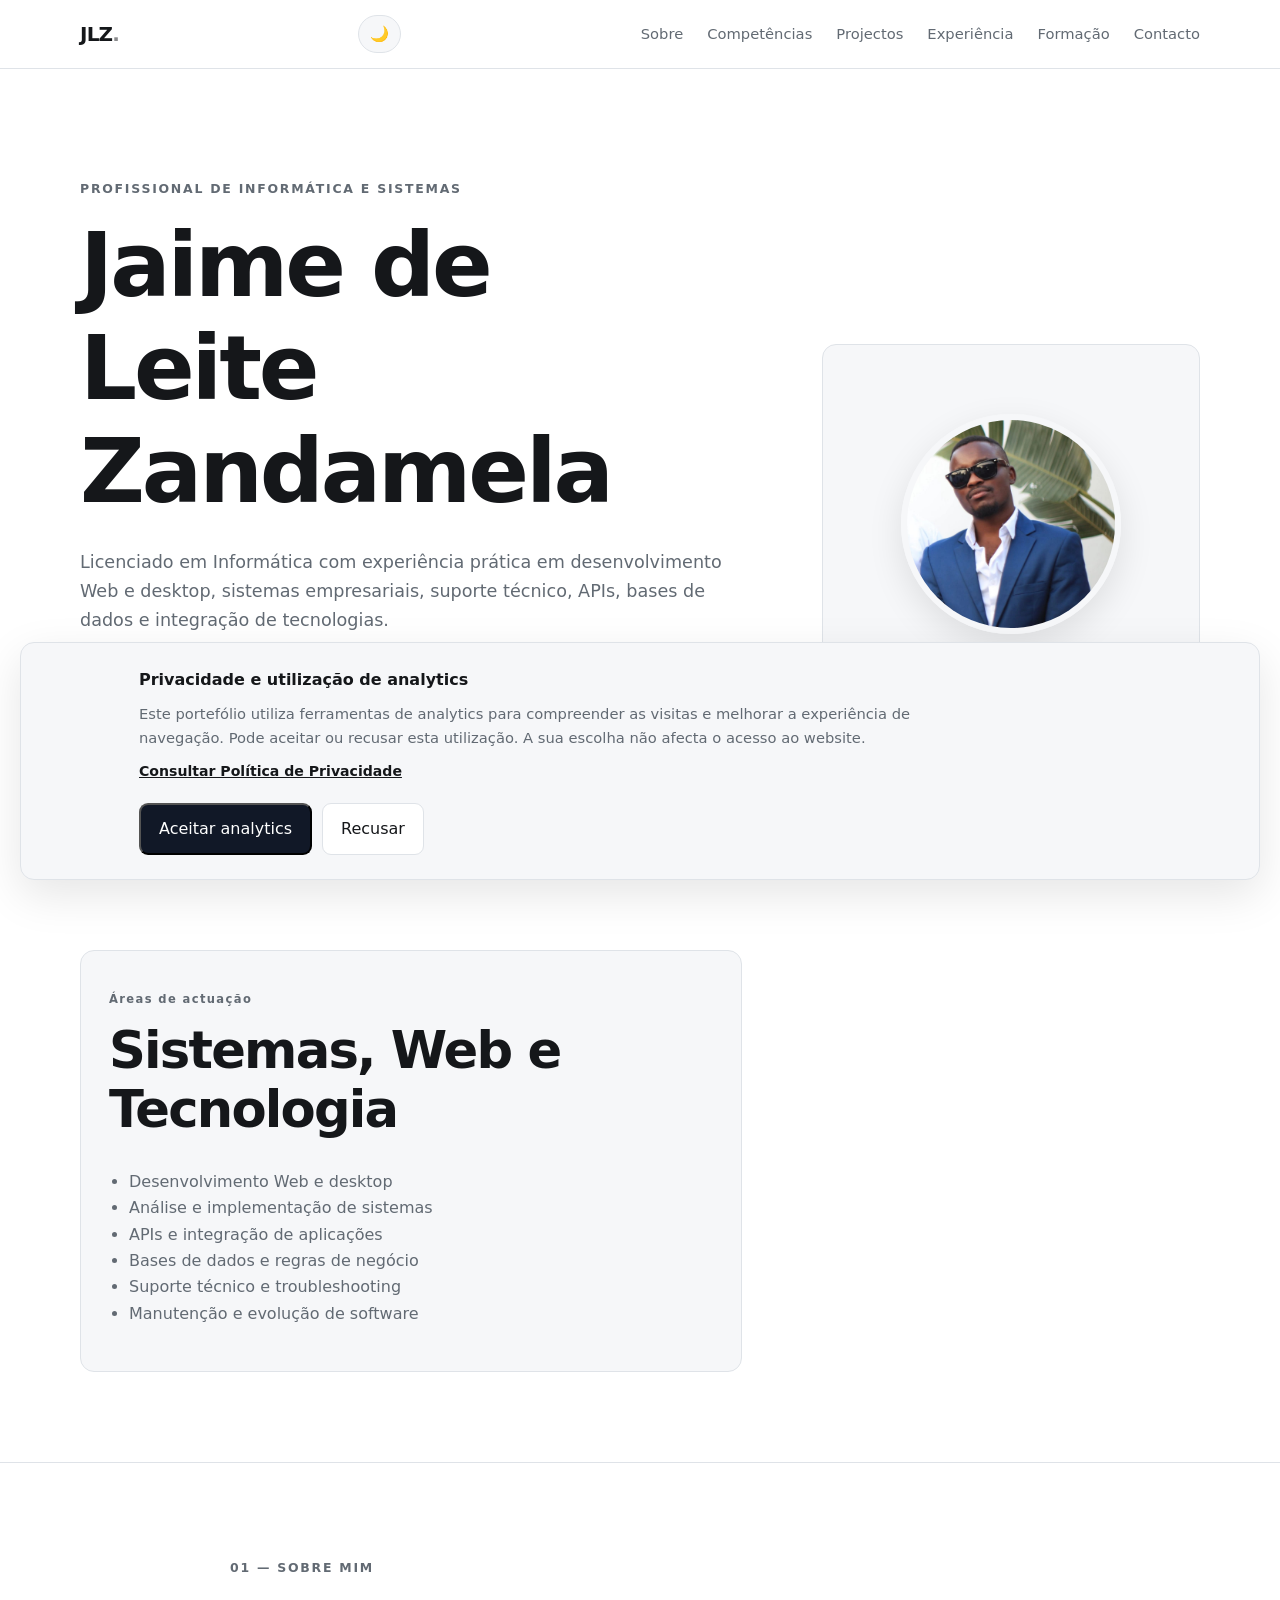
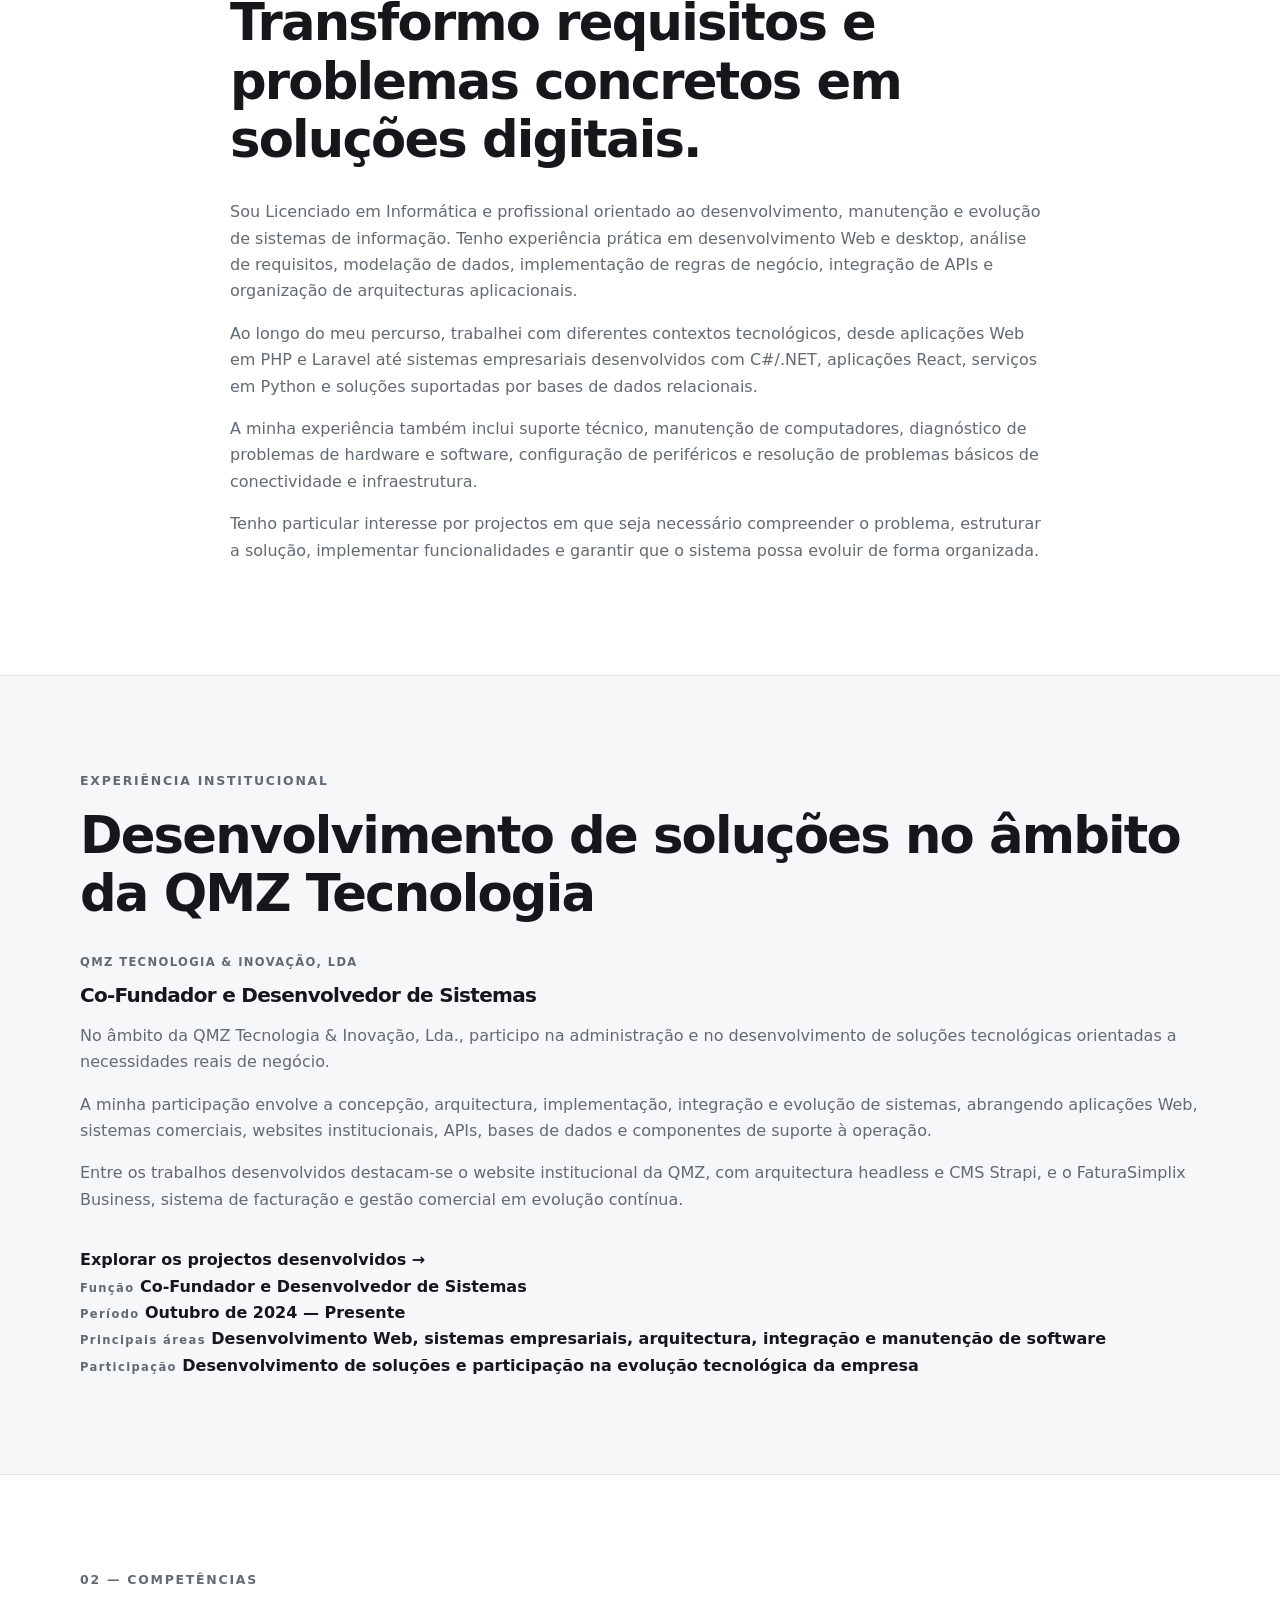
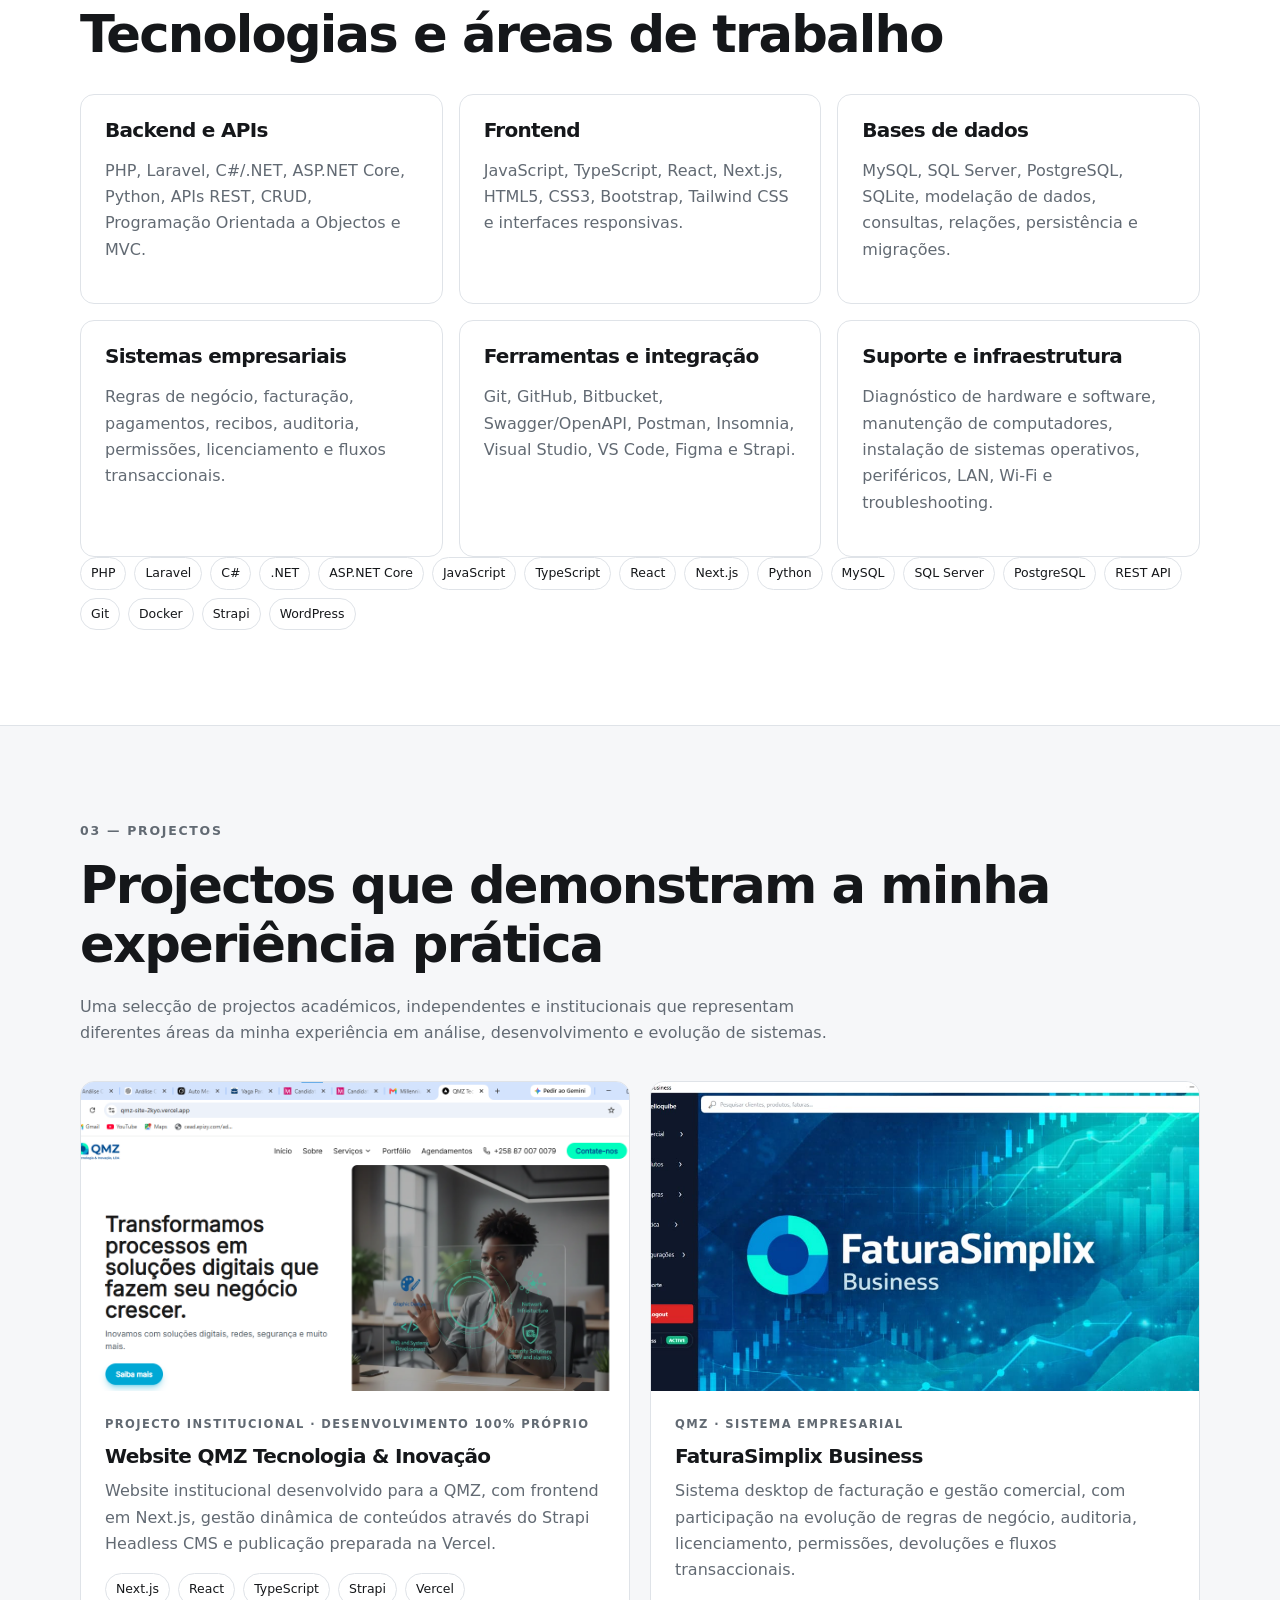
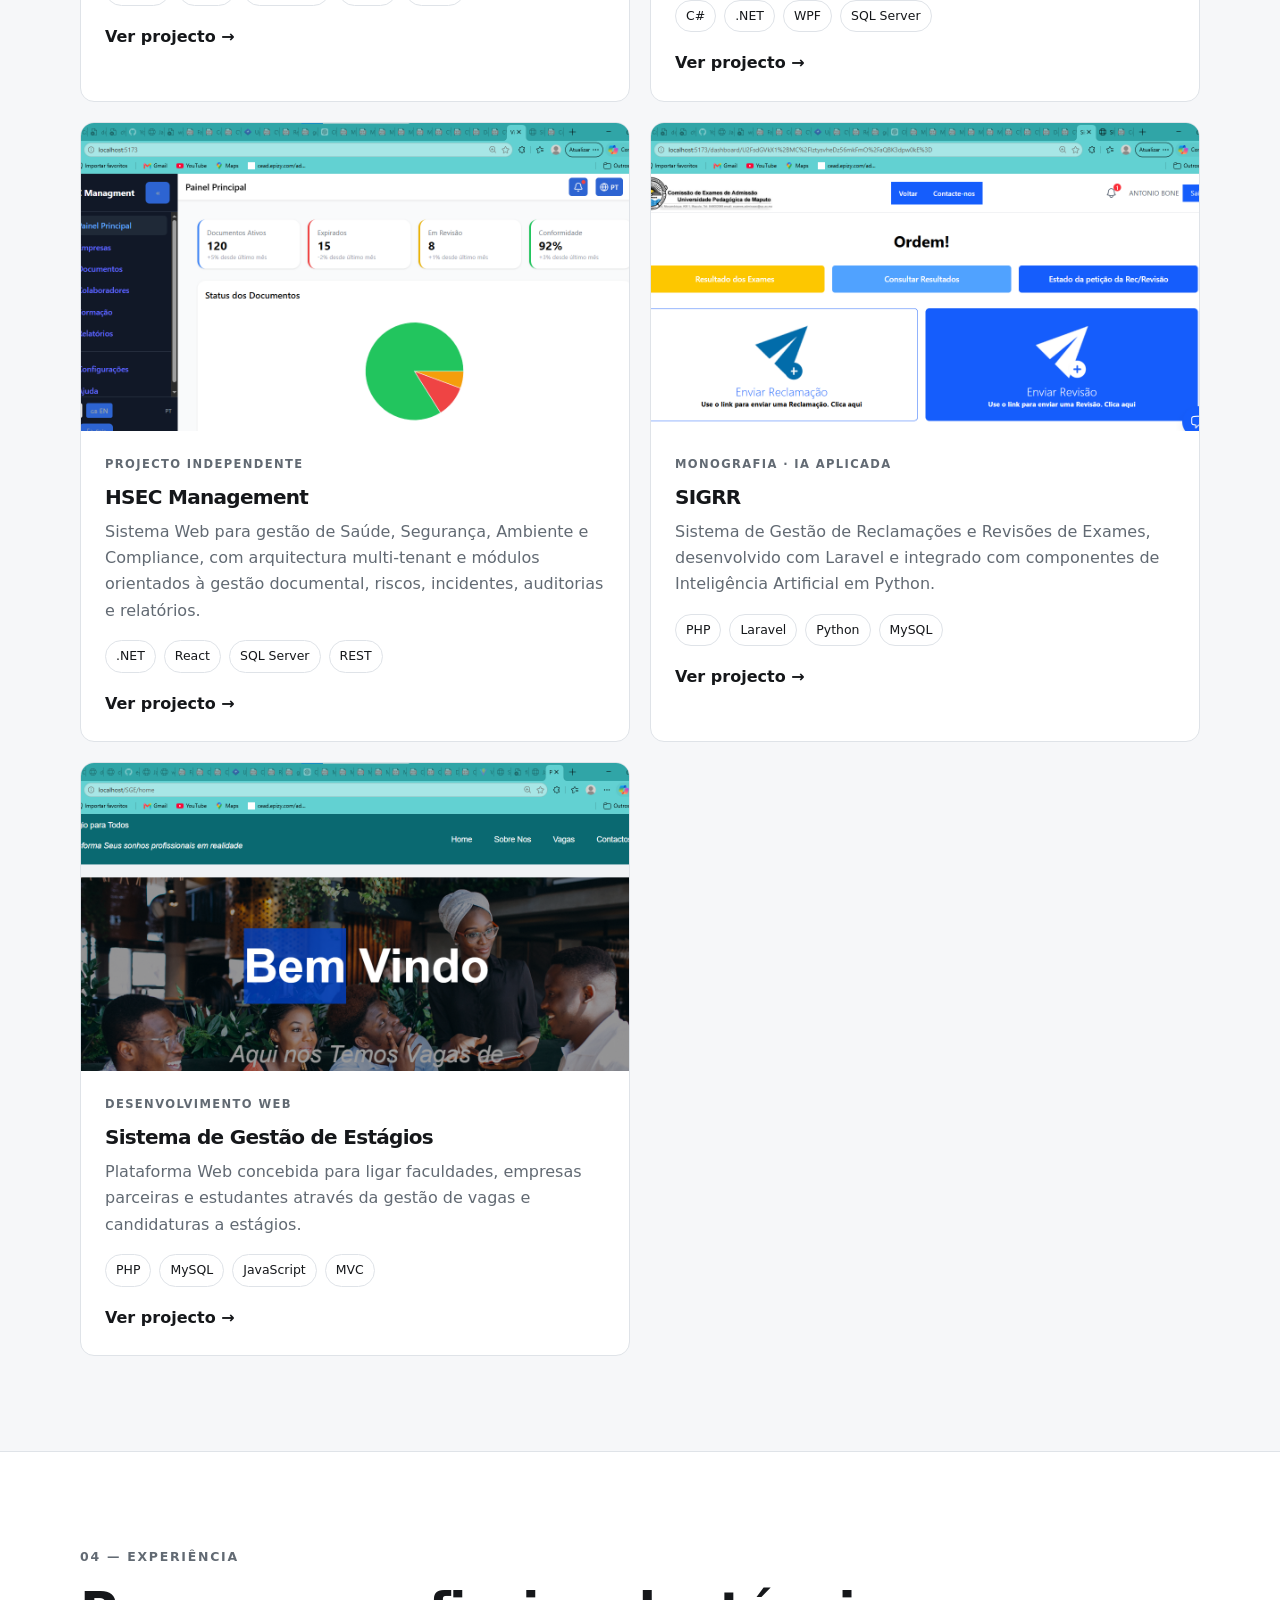
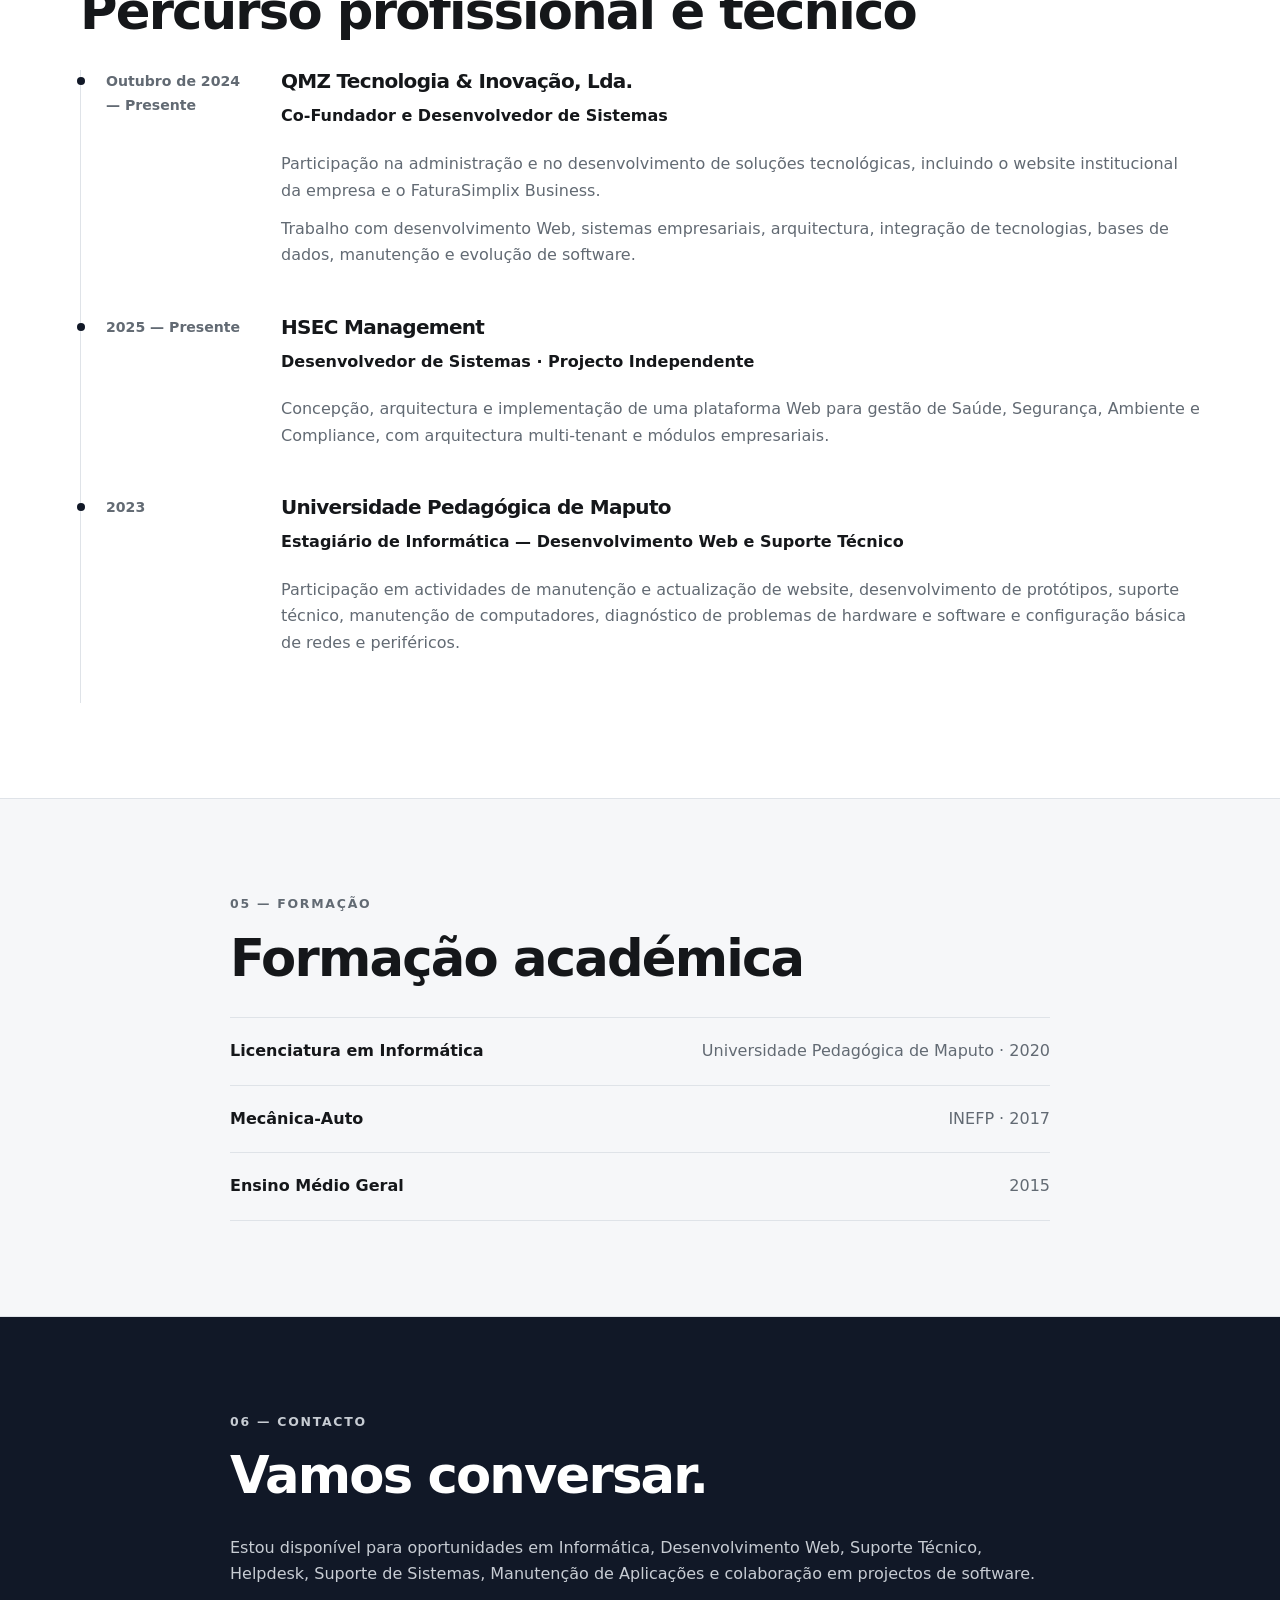
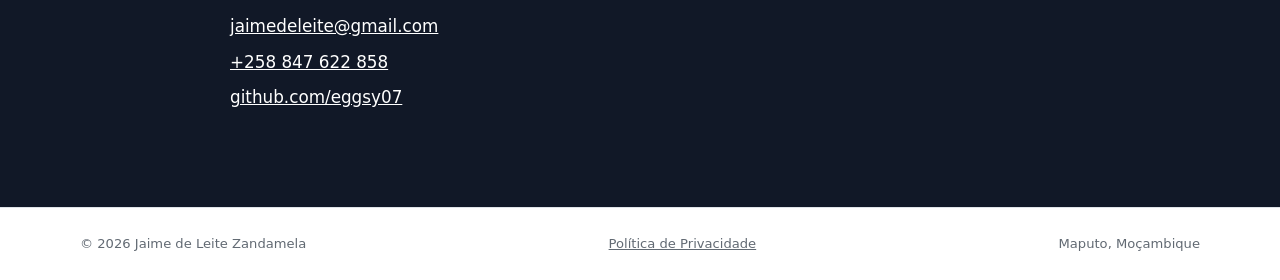
<file: index.html>
<!DOCTYPE html>
<html lang="pt">

<head>
  <meta charset="UTF-8">

  <meta
    name="viewport"
    content="width=device-width, initial-scale=1.0"
  >

  <meta
    name="description"
    content="Portefólio profissional de Jaime de Leite Zandamela — Profissional de Informática e Sistemas, com experiência em desenvolvimento Web, sistemas empresariais, suporte técnico, APIs e bases de dados."
  >

  <meta
    name="keywords"
    content="Jaime Zandamela, Informática, Desenvolvimento Web, PHP, Laravel, .NET, React, Python, Sistemas Empresariais, Suporte Técnico"
  >

  <title>
    Jaime de Leite Zandamela | Informática e Sistemas
  </title>

  <link rel="stylesheet" href="style.css">

  <!--
    O Google Analytics NÃO é carregado directamente aqui.
    Será carregado pelo script.js apenas depois do consentimento
    do visitante.
  -->
</head>

<body>

  <!-- CABEÇALHO -->

  <header class="site-header">

    <div class="container nav">

      <a class="brand" href="#inicio">
        JLZ<span>.</span>
      </a>

      <button
        class="nav-toggle"
        aria-label="Abrir menu"
        aria-expanded="false"
        aria-controls="main-nav"
        type="button"
      >
        ☰
      </button>

      <nav id="main-nav">

        <a href="#sobre">
          Sobre
        </a>

        <a href="#competencias">
          Competências
        </a>

        <a href="#projectos">
          Projectos
        </a>

        <a href="#experiencia">
          Experiência
        </a>

        <a href="#formacao">
          Formação
        </a>

        <a href="#contacto">
          Contacto
        </a>

      </nav>

    </div>

  </header>


  <main>

    <!-- HERO -->

    <section id="inicio" class="hero">

      <div class="container hero-grid">

        <div>

          <p class="eyebrow">
            PROFISSIONAL DE INFORMÁTICA E SISTEMAS
          </p>

          <h1>
            Jaime de Leite<br>
            Zandamela
          </h1>

          <p class="hero-text">
            Licenciado em Informática com experiência prática em desenvolvimento
            Web e desktop, sistemas empresariais, suporte técnico, APIs,
            bases de dados e integração de tecnologias.
          </p>

          <p class="hero-text">
            Desenvolvo soluções a partir de problemas reais, combinando análise
            de requisitos, organização técnica e implementação de sistemas
            orientados à utilização prática.
          </p>

          <div class="tags">

            <span>PHP</span>
            <span>Laravel</span>
            <span>C#/.NET</span>
            <span>React</span>
            <span>Python</span>
            <span>SQL</span>
            <span>APIs REST</span>
            <span>Git</span>

          </div>

          <div class="actions">

            <a
              class="button primary"
              href="#projectos"
            >
              Ver projectos
            </a>

            <a
              class="button secondary"
              href="https://github.com/eggsy07"
              target="_blank"
              rel="noopener noreferrer"
            >
              GitHub
            </a>

          </div>

        </div>


        <aside class="hero-card hero-visual">

          <img
            class="profile-photo"
            src="assets/img/Profile.jpeg"
            alt="Fotografia de Jaime de Leite Zandamela"
          >

        </aside>


        <aside class="hero-card">

          <p class="card-label">
            Áreas de actuação
          </p>

          <h2>
            Sistemas, Web e Tecnologia
          </h2>

          <ul>

            <li>
              Desenvolvimento Web e desktop
            </li>

            <li>
              Análise e implementação de sistemas
            </li>

            <li>
              APIs e integração de aplicações
            </li>

            <li>
              Bases de dados e regras de negócio
            </li>

            <li>
              Suporte técnico e troubleshooting
            </li>

            <li>
              Manutenção e evolução de software
            </li>

          </ul>

        </aside>

      </div>

    </section>


    <!-- SOBRE -->

    <section id="sobre" class="section">

      <div class="container narrow">

        <p class="eyebrow">
          01 — SOBRE MIM
        </p>

        <h2>
          Transformo requisitos e problemas concretos em soluções digitais.
        </h2>

        <p>
          Sou Licenciado em Informática e profissional orientado ao
          desenvolvimento, manutenção e evolução de sistemas de informação.
          Tenho experiência prática em desenvolvimento Web e desktop,
          análise de requisitos, modelação de dados, implementação de regras
          de negócio, integração de APIs e organização de arquitecturas
          aplicacionais.
        </p>

        <p>
          Ao longo do meu percurso, trabalhei com diferentes contextos
          tecnológicos, desde aplicações Web em PHP e Laravel até sistemas
          empresariais desenvolvidos com C#/.NET, aplicações React, serviços
          em Python e soluções suportadas por bases de dados relacionais.
        </p>

        <p>
          A minha experiência também inclui suporte técnico, manutenção de
          computadores, diagnóstico de problemas de hardware e software,
          configuração de periféricos e resolução de problemas básicos de
          conectividade e infraestrutura.
        </p>

        <p>
          Tenho particular interesse por projectos em que seja necessário
          compreender o problema, estruturar a solução, implementar
          funcionalidades e garantir que o sistema possa evoluir de forma
          organizada.
        </p>

      </div>

    </section>


    <!-- DESTAQUE QMZ -->

    <section id="qmz-destaque" class="section alt">

      <div class="container">

        <p class="eyebrow">
          EXPERIÊNCIA INSTITUCIONAL
        </p>

        <h2>
          Desenvolvimento de soluções no âmbito da QMZ Tecnologia
        </h2>

        <div class="qmz-highlight">

          <div>

            <p class="project-type">
              QMZ TECNOLOGIA & INOVAÇÃO, LDA
            </p>

            <h3>
              Co-Fundador e Desenvolvedor de Sistemas
            </h3>

            <p>
              No âmbito da QMZ Tecnologia & Inovação, Lda., participo na
              administração e no desenvolvimento de soluções tecnológicas
              orientadas a necessidades reais de negócio.
            </p>

            <p>
              A minha participação envolve a concepção, arquitectura,
              implementação, integração e evolução de sistemas, abrangendo
              aplicações Web, sistemas comerciais, websites institucionais,
              APIs, bases de dados e componentes de suporte à operação.
            </p>

            <p>
              Entre os trabalhos desenvolvidos destacam-se o website
              institucional da QMZ, com arquitectura headless e CMS Strapi,
              e o FaturaSimplix Business, sistema de facturação e gestão
              comercial em evolução contínua.
            </p>

            <a
              class="text-link"
              href="#projectos"
            >
              Explorar os projectos desenvolvidos →
            </a>

          </div>


          <div class="qmz-highlight-details">

            <div>

              <span class="card-label">
                Função
              </span>

              <strong>
                Co-Fundador e Desenvolvedor de Sistemas
              </strong>

            </div>


            <div>

              <span class="card-label">
                Período
              </span>

              <strong>
                Outubro de 2024 — Presente
              </strong>

            </div>


            <div>

              <span class="card-label">
                Principais áreas
              </span>

              <strong>
                Desenvolvimento Web, sistemas empresariais,
                arquitectura, integração e manutenção de software
              </strong>

            </div>


            <div>

              <span class="card-label">
                Participação
              </span>

              <strong>
                Desenvolvimento de soluções e participação na evolução
                tecnológica da empresa
              </strong>

            </div>

          </div>

        </div>

      </div>

    </section>


    <!-- COMPETÊNCIAS -->

    <section id="competencias" class="section">

      <div class="container">

        <p class="eyebrow">
          02 — COMPETÊNCIAS
        </p>

        <h2>
          Tecnologias e áreas de trabalho
        </h2>

        <div class="skill-grid">

          <article>

            <h3>
              Backend e APIs
            </h3>

            <p>
              PHP, Laravel, C#/.NET, ASP.NET Core, Python, APIs REST,
              CRUD, Programação Orientada a Objectos e MVC.
            </p>

          </article>


          <article>

            <h3>
              Frontend
            </h3>

            <p>
              JavaScript, TypeScript, React, Next.js, HTML5, CSS3,
              Bootstrap, Tailwind CSS e interfaces responsivas.
            </p>

          </article>


          <article>

            <h3>
              Bases de dados
            </h3>

            <p>
              MySQL, SQL Server, PostgreSQL, SQLite, modelação de dados,
              consultas, relações, persistência e migrações.
            </p>

          </article>


          <article>

            <h3>
              Sistemas empresariais
            </h3>

            <p>
              Regras de negócio, facturação, pagamentos, recibos,
              auditoria, permissões, licenciamento e fluxos transaccionais.
            </p>

          </article>


          <article>

            <h3>
              Ferramentas e integração
            </h3>

            <p>
              Git, GitHub, Bitbucket, Swagger/OpenAPI, Postman,
              Insomnia, Visual Studio, VS Code, Figma e Strapi.
            </p>

          </article>


          <article>

            <h3>
              Suporte e infraestrutura
            </h3>

            <p>
              Diagnóstico de hardware e software, manutenção de computadores,
              instalação de sistemas operativos, periféricos, LAN, Wi-Fi
              e troubleshooting.
            </p>

          </article>

        </div>


        <div class="tech">

          <span>PHP</span>
          <span>Laravel</span>
          <span>C#</span>
          <span>.NET</span>
          <span>ASP.NET Core</span>
          <span>JavaScript</span>
          <span>TypeScript</span>
          <span>React</span>
          <span>Next.js</span>
          <span>Python</span>
          <span>MySQL</span>
          <span>SQL Server</span>
          <span>PostgreSQL</span>
          <span>REST API</span>
          <span>Git</span>
          <span>Docker</span>
          <span>Strapi</span>
          <span>WordPress</span>

        </div>

      </div>

    </section>


    <!-- PROJECTOS -->

    <section id="projectos" class="section alt">

      <div class="container">

        <p class="eyebrow">
          03 — PROJECTOS
        </p>

        <h2>
          Projectos que demonstram a minha experiência prática
        </h2>

        <p class="section-intro">
          Uma selecção de projectos académicos, independentes e institucionais
          que representam diferentes áreas da minha experiência em análise,
          desenvolvimento e evolução de sistemas.
        </p>


        <div class="project-grid">

          <!-- WEBSITE QMZ -->

          <article class="project-card featured">

            <div class="project-image">

              <img
                class="image-slot"
                src="assets/img/QMZ-Web-Home.png"
                alt="Website institucional da QMZ Tecnologia e Inovação"
                loading="lazy"
              >

            </div>


            <div class="project-body">

              <p class="project-type">
                PROJECTO INSTITUCIONAL · DESENVOLVIMENTO 100% PRÓPRIO
              </p>

              <h3>
                Website QMZ Tecnologia & Inovação
              </h3>

              <p>
                Website institucional desenvolvido para a QMZ, com frontend
                em Next.js, gestão dinâmica de conteúdos através do Strapi
                Headless CMS e publicação preparada na Vercel.
              </p>

              <div class="tech">

                <span>Next.js</span>
                <span>React</span>
                <span>TypeScript</span>
                <span>Strapi</span>
                <span>Vercel</span>

              </div>

              <a
                class="text-link"
                href="projects/qmz.html"
              >
                Ver projecto →
              </a>

            </div>

          </article>


          <!-- FATURASIMPLIX -->

          <article class="project-card">

            <div class="project-image">

              <img
                class="image-slot"
                src="assets/img/FSB-cover.jpeg"
                alt="Screenshot principal do FaturaSimplix Business"
                loading="lazy"
              >

            </div>


            <div class="project-body">

              <p class="project-type">
                QMZ · SISTEMA EMPRESARIAL
              </p>

              <h3>
                FaturaSimplix Business
              </h3>

              <p>
                Sistema desktop de facturação e gestão comercial, com
                participação na evolução de regras de negócio, auditoria,
                licenciamento, permissões, devoluções e fluxos transaccionais.
              </p>

              <div class="tech">

                <span>C#</span>
                <span>.NET</span>
                <span>WPF</span>
                <span>SQL Server</span>

              </div>

              <a
                class="text-link"
                href="projects/faturasimplix.html"
              >
                Ver projecto →
              </a>

            </div>

          </article>


          <!-- HSEC -->

          <article class="project-card">

            <div class="project-image">

              <img
                class="image-slot"
                src="assets/img/hsc-01.png"
                alt="Screenshot principal do HSEC Management"
                loading="lazy"
              >

            </div>


            <div class="project-body">

              <p class="project-type">
                PROJECTO INDEPENDENTE
              </p>

              <h3>
                HSEC Management
              </h3>

              <p>
                Sistema Web para gestão de Saúde, Segurança, Ambiente e
                Compliance, com arquitectura multi-tenant e módulos orientados
                à gestão documental, riscos, incidentes, auditorias e relatórios.
              </p>

              <div class="tech">

                <span>.NET</span>
                <span>React</span>
                <span>SQL Server</span>
                <span>REST</span>

              </div>

              <a
                class="text-link"
                href="projects/hsec.html"
              >
                Ver projecto →
              </a>

            </div>

          </article>


          <!-- SIGRR -->

          <article class="project-card">

            <div class="project-image">

              <img
                class="image-slot"
                src="assets/img/sigrr-01.png"
                alt="Screenshot principal do SIGRR"
                loading="lazy"
              >

            </div>


            <div class="project-body">

              <p class="project-type">
                MONOGRAFIA · IA APLICADA
              </p>

              <h3>
                SIGRR
              </h3>

              <p>
                Sistema de Gestão de Reclamações e Revisões de Exames,
                desenvolvido com Laravel e integrado com componentes de
                Inteligência Artificial em Python.
              </p>

              <div class="tech">

                <span>PHP</span>
                <span>Laravel</span>
                <span>Python</span>
                <span>MySQL</span>

              </div>

              <a
                class="text-link"
                href="projects/sigrr.html"
              >
                Ver projecto →
              </a>

            </div>

          </article>


          <!-- SGE -->

          <article class="project-card">

            <div class="project-image">

              <img
                class="image-slot"
                src="assets/img/Estagios-cover.png"
                alt="Screenshot principal do Sistema de Gestão de Estágios"
                loading="lazy"
              >

            </div>


            <div class="project-body">

              <p class="project-type">
                DESENVOLVIMENTO WEB
              </p>

              <h3>
                Sistema de Gestão de Estágios
              </h3>

              <p>
                Plataforma Web concebida para ligar faculdades, empresas
                parceiras e estudantes através da gestão de vagas e
                candidaturas a estágios.
              </p>

              <div class="tech">

                <span>PHP</span>
                <span>MySQL</span>
                <span>JavaScript</span>
                <span>MVC</span>

              </div>

              <a
                class="text-link"
                href="projects/estagios.html"
              >
                Ver projecto →
              </a>

            </div>

          </article>

        </div>

      </div>

    </section>


    <!-- EXPERIÊNCIA -->

    <section id="experiencia" class="section">

      <div class="container">

        <p class="eyebrow">
          04 — EXPERIÊNCIA
        </p>

        <h2>
          Percurso profissional e técnico
        </h2>


        <div class="timeline">

          <article>

            <span>
              Outubro de 2024 — Presente
            </span>

            <div>

              <h3>
                QMZ Tecnologia & Inovação, Lda.
              </h3>

              <h4>
                Co-Fundador e Desenvolvedor de Sistemas
              </h4>

              <p>
                Participação na administração e no desenvolvimento de
                soluções tecnológicas, incluindo o website institucional
                da empresa e o FaturaSimplix Business.
              </p>

              <p>
                Trabalho com desenvolvimento Web, sistemas empresariais,
                arquitectura, integração de tecnologias, bases de dados,
                manutenção e evolução de software.
              </p>

            </div>

          </article>


          <article>

            <span>
              2025 — Presente
            </span>

            <div>

              <h3>
                HSEC Management
              </h3>

              <h4>
                Desenvolvedor de Sistemas · Projecto Independente
              </h4>

              <p>
                Concepção, arquitectura e implementação de uma plataforma
                Web para gestão de Saúde, Segurança, Ambiente e Compliance,
                com arquitectura multi-tenant e módulos empresariais.
              </p>

            </div>

          </article>


          <article>

            <span>
              2023
            </span>

            <div>

              <h3>
                Universidade Pedagógica de Maputo
              </h3>

              <h4>
                Estagiário de Informática — Desenvolvimento Web e Suporte Técnico
              </h4>

              <p>
                Participação em actividades de manutenção e actualização
                de website, desenvolvimento de protótipos, suporte técnico,
                manutenção de computadores, diagnóstico de problemas de
                hardware e software e configuração básica de redes e periféricos.
              </p>

            </div>

          </article>

        </div>

      </div>

    </section>


    <!-- FORMAÇÃO -->

    <section id="formacao" class="section alt">

      <div class="container narrow">

        <p class="eyebrow">
          05 — FORMAÇÃO
        </p>

        <h2>
          Formação académica
        </h2>


        <div class="education">

          <div>

            <strong>
              Licenciatura em Informática
            </strong>

            <span>
              Universidade Pedagógica de Maputo · 2020
            </span>

          </div>


          <div>

            <strong>
              Mecânica-Auto
            </strong>

            <span>
              INEFP · 2017
            </span>

          </div>


          <div>

            <strong>
              Ensino Médio Geral
            </strong>

            <span>
              2015
            </span>

          </div>

        </div>

      </div>

    </section>


    <!-- CONTACTO -->

    <section id="contacto" class="section contact">

      <div class="container narrow">

        <p class="eyebrow">
          06 — CONTACTO
        </p>

        <h2>
          Vamos conversar.
        </h2>

        <p>
          Estou disponível para oportunidades em Informática, Desenvolvimento
          Web, Suporte Técnico, Helpdesk, Suporte de Sistemas, Manutenção de
          Aplicações e colaboração em projectos de software.
        </p>


        <div class="contact-list">

          <a href="mailto:jaimedeleite@gmail.com">
            jaimedeleite@gmail.com
          </a>

          <a href="tel:+258847622858">
            +258 847 622 858
          </a>

          <a
            href="https://github.com/eggsy07"
            target="_blank"
            rel="noopener noreferrer"
          >
            github.com/eggsy07
          </a>

        </div>

      </div>

    </section>

  </main>


  <!-- BANNER DE CONSENTIMENTO -->

  <div
    id="consent-banner"
    class="consent-banner"
    role="dialog"
    aria-labelledby="consent-title"
    aria-describedby="consent-description"
    hidden
  >

    <div class="consent-content">

      <strong id="consent-title">
        Privacidade e utilização de analytics
      </strong>

      <p id="consent-description">
        Este portefólio utiliza ferramentas de analytics para compreender
        as visitas e melhorar a experiência de navegação. Pode aceitar ou
        recusar esta utilização. A sua escolha não afecta o acesso ao website.
      </p>

      <a href="privacidade.html">
        Consultar Política de Privacidade
      </a>

      <div class="consent-actions">

        <button
          id="consent-accept"
          class="button primary"
          type="button"
        >
          Aceitar analytics
        </button>

        <button
          id="consent-reject"
          class="button secondary"
          type="button"
        >
          Recusar
        </button>

      </div>

    </div>

  </div>


  <!-- RODAPÉ -->

  <footer>

    <div class="container">

      <span>
        © <span id="year"></span>
        Jaime de Leite Zandamela
      </span>

      <span>
        <a href="privacidade.html">
          Política de Privacidade
        </a>
      </span>

      <span>
        Maputo, Moçambique
      </span>

    </div>

  </footer>


  <!-- JavaScript principal -->

  <script src="script.js"></script>

</body>

</html>
</file>
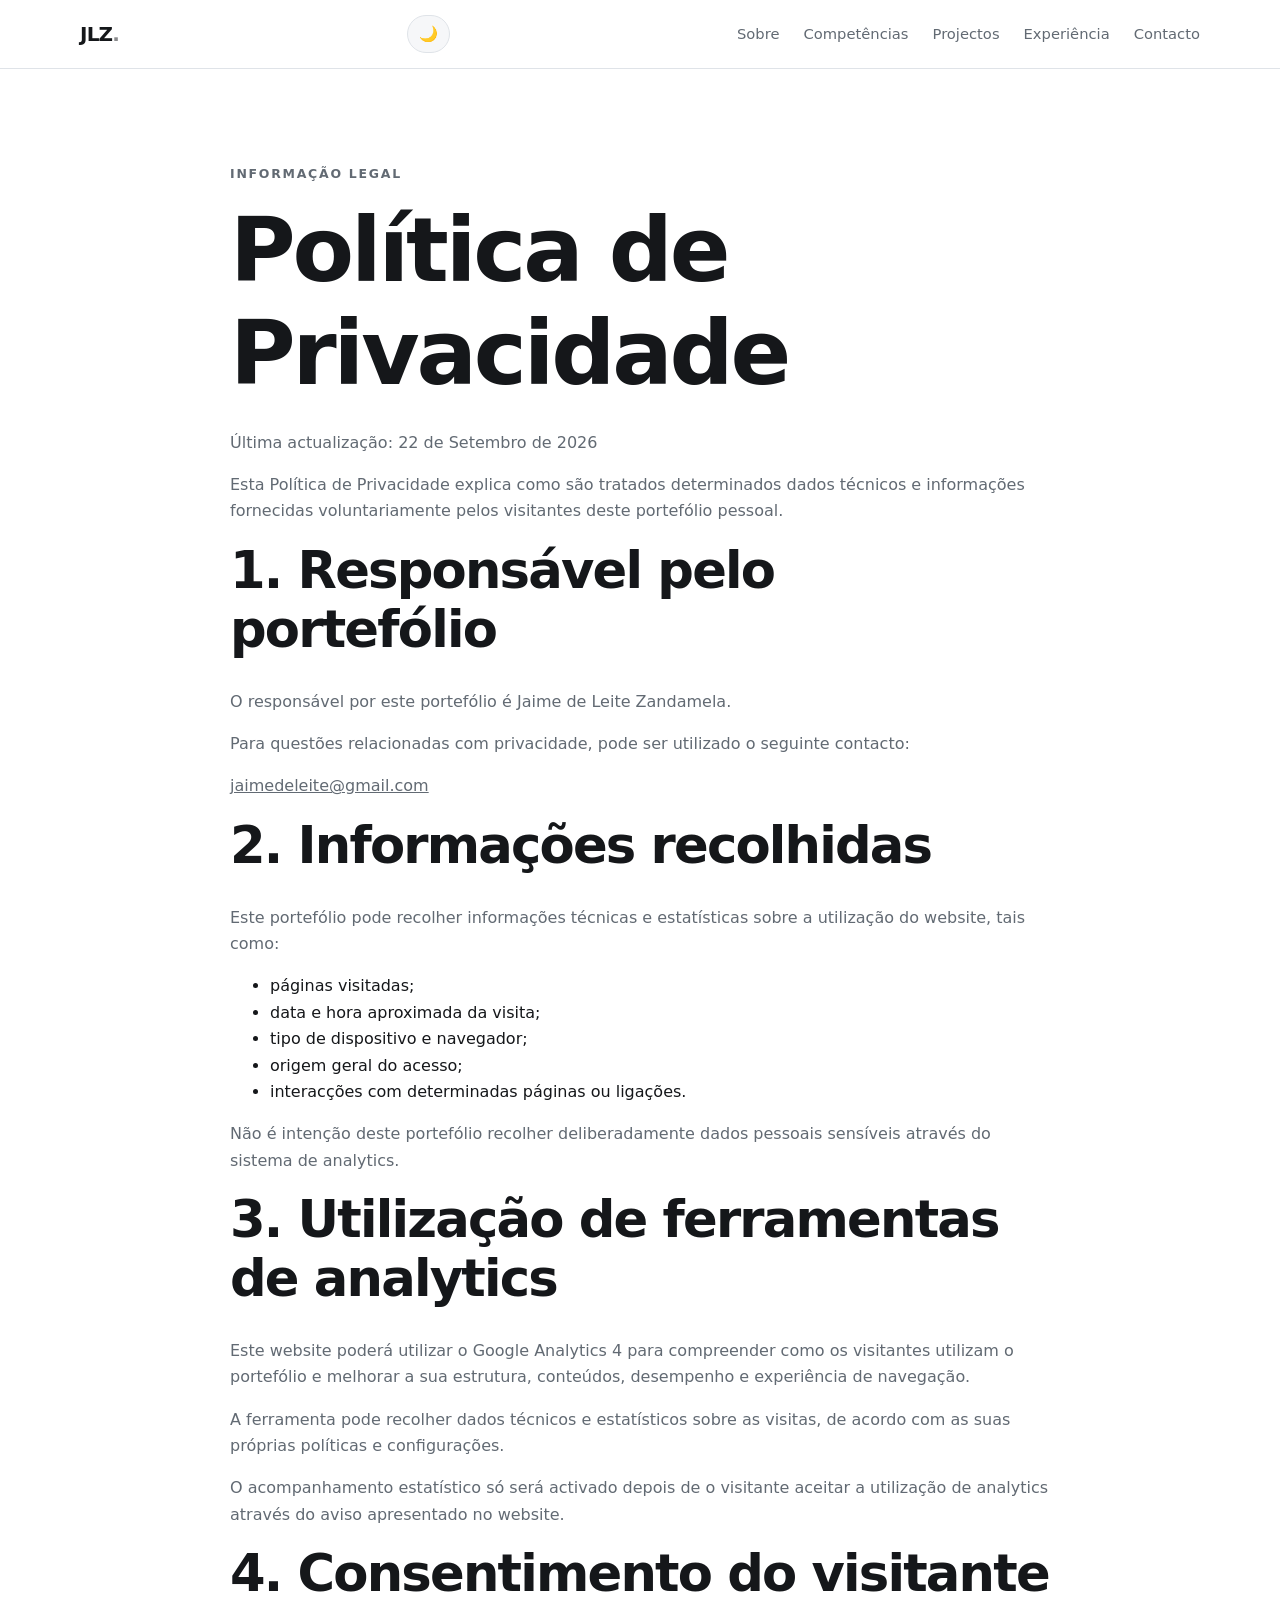
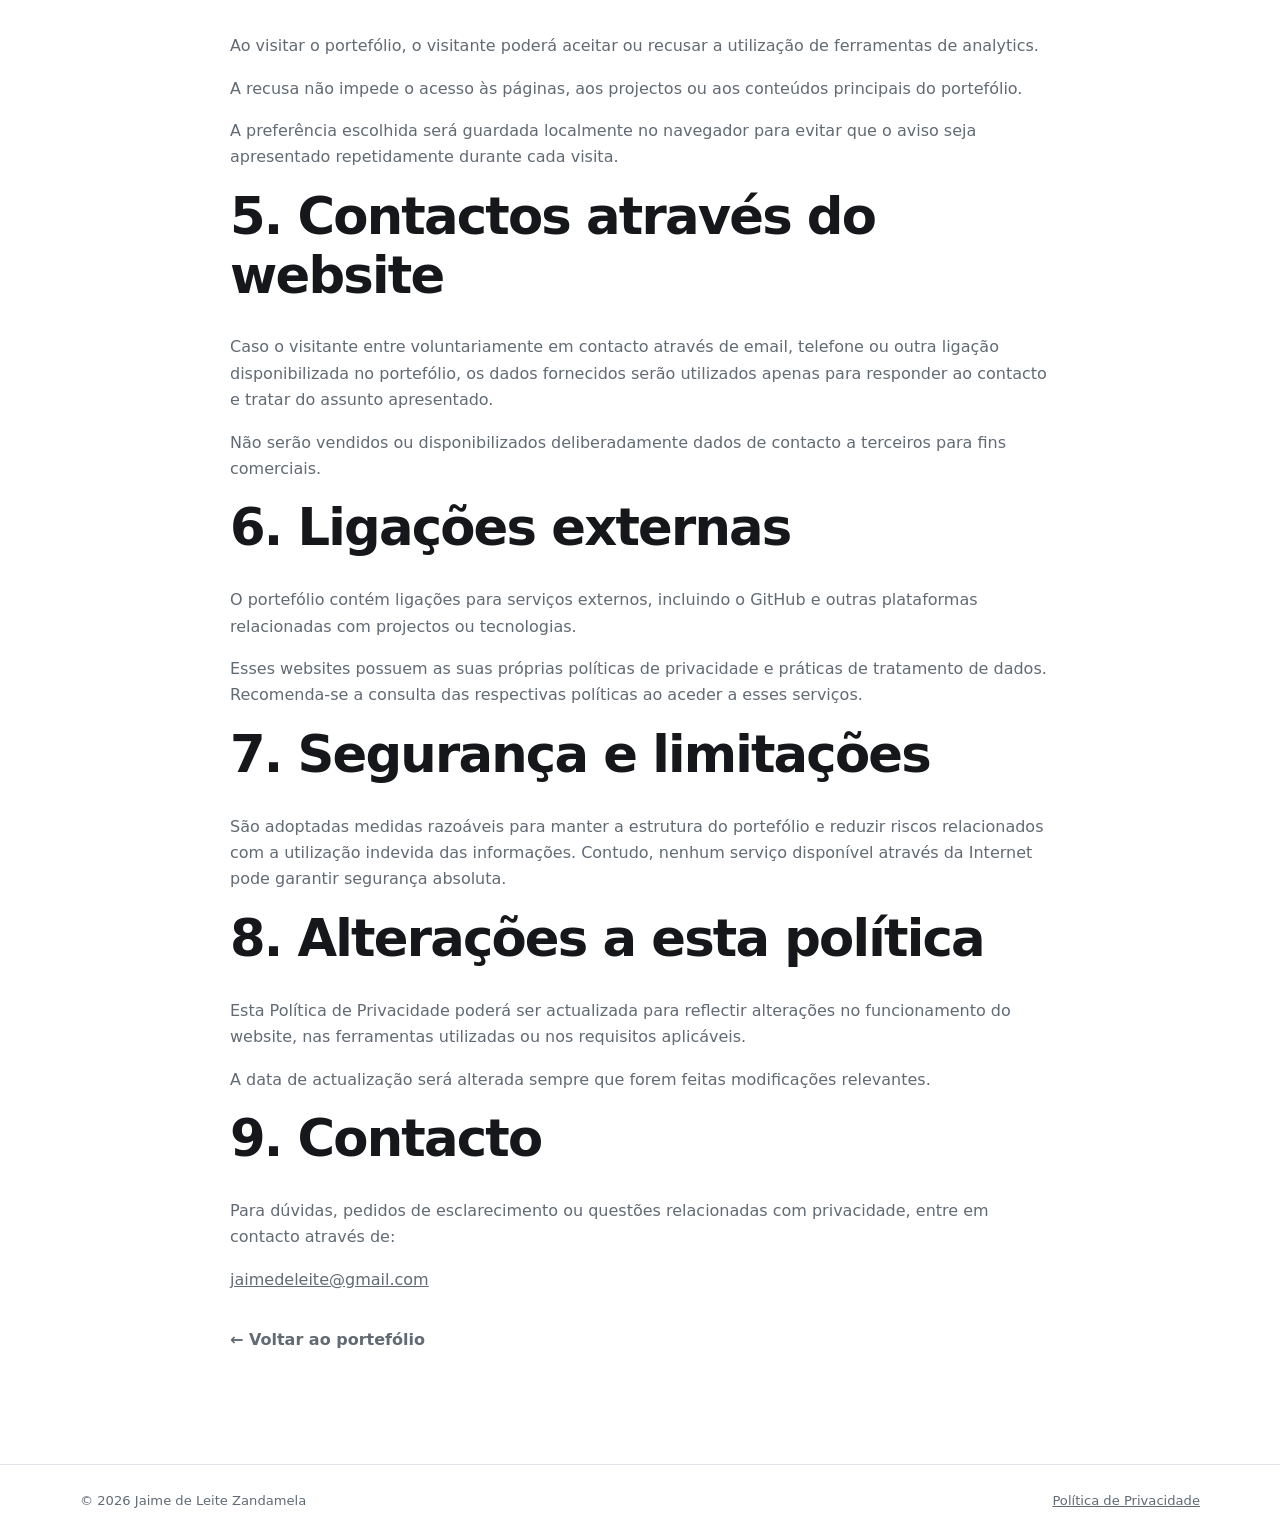
<file: privacidade.html>
<!DOCTYPE html>
<html lang="pt">
<head>
  <meta charset="UTF-8">
  <meta name="viewport" content="width=device-width, initial-scale=1.0">

  <meta
    name="description"
    content="Política de Privacidade do portefólio de Jaime de Leite Zandamela."
  >

  <title>Política de Privacidade | Jaime de Leite Zandamela</title>

  <link rel="stylesheet" href="style.css">
</head>

<body>

  <header class="site-header">
    <div class="container nav">

      <a class="brand" href="index.html">
        JLZ<span>.</span>
      </a>

      <button
        class="nav-toggle"
        aria-label="Abrir menu"
        aria-expanded="false"
        aria-controls="main-nav"
      >
        ☰
      </button>

      <nav id="main-nav">
        <a href="index.html#sobre">Sobre</a>
        <a href="index.html#competencias">Competências</a>
        <a href="index.html#projectos">Projectos</a>
        <a href="index.html#experiencia">Experiência</a>
        <a href="index.html#contacto">Contacto</a>
      </nav>

    </div>
  </header>

  <main>

    <section class="section">
      <div class="container narrow">

        <p class="eyebrow">
          INFORMAÇÃO LEGAL
        </p>

        <h1>
          Política de Privacidade
        </h1>

        <p>
          Última actualização: 22 de Setembro de 2026
        </p>

        <p>
          Esta Política de Privacidade explica como são tratados determinados
          dados técnicos e informações fornecidas voluntariamente pelos
          visitantes deste portefólio pessoal.
        </p>

        <h2>
          1. Responsável pelo portefólio
        </h2>

        <p>
          O responsável por este portefólio é Jaime de Leite Zandamela.
        </p>

        <p>
          Para questões relacionadas com privacidade, pode ser utilizado o
          seguinte contacto:
        </p>

        <p>
          <a href="mailto:jaimedeleite@gmail.com">
            jaimedeleite@gmail.com
          </a>
        </p>

        <h2>
          2. Informações recolhidas
        </h2>

        <p>
          Este portefólio pode recolher informações técnicas e estatísticas
          sobre a utilização do website, tais como:
        </p>

        <ul>
          <li>páginas visitadas;</li>
          <li>data e hora aproximada da visita;</li>
          <li>tipo de dispositivo e navegador;</li>
          <li>origem geral do acesso;</li>
          <li>interacções com determinadas páginas ou ligações.</li>
        </ul>

        <p>
          Não é intenção deste portefólio recolher deliberadamente dados
          pessoais sensíveis através do sistema de analytics.
        </p>

        <h2>
          3. Utilização de ferramentas de analytics
        </h2>

        <p>
          Este website poderá utilizar o Google Analytics 4 para compreender
          como os visitantes utilizam o portefólio e melhorar a sua estrutura,
          conteúdos, desempenho e experiência de navegação.
        </p>

        <p>
          A ferramenta pode recolher dados técnicos e estatísticos sobre as
          visitas, de acordo com as suas próprias políticas e configurações.
        </p>

        <p>
          O acompanhamento estatístico só será activado depois de o visitante
          aceitar a utilização de analytics através do aviso apresentado no
          website.
        </p>

        <h2>
          4. Consentimento do visitante
        </h2>

        <p>
          Ao visitar o portefólio, o visitante poderá aceitar ou recusar a
          utilização de ferramentas de analytics.
        </p>

        <p>
          A recusa não impede o acesso às páginas, aos projectos ou aos
          conteúdos principais do portefólio.
        </p>

        <p>
          A preferência escolhida será guardada localmente no navegador para
          evitar que o aviso seja apresentado repetidamente durante cada visita.
        </p>

        <h2>
          5. Contactos através do website
        </h2>

        <p>
          Caso o visitante entre voluntariamente em contacto através de email,
          telefone ou outra ligação disponibilizada no portefólio, os dados
          fornecidos serão utilizados apenas para responder ao contacto e tratar
          do assunto apresentado.
        </p>

        <p>
          Não serão vendidos ou disponibilizados deliberadamente dados de
          contacto a terceiros para fins comerciais.
        </p>

        <h2>
          6. Ligações externas
        </h2>

        <p>
          O portefólio contém ligações para serviços externos, incluindo o
          GitHub e outras plataformas relacionadas com projectos ou tecnologias.
        </p>

        <p>
          Esses websites possuem as suas próprias políticas de privacidade e
          práticas de tratamento de dados. Recomenda-se a consulta das
          respectivas políticas ao aceder a esses serviços.
        </p>

        <h2>
          7. Segurança e limitações
        </h2>

        <p>
          São adoptadas medidas razoáveis para manter a estrutura do portefólio
          e reduzir riscos relacionados com a utilização indevida das
          informações. Contudo, nenhum serviço disponível através da Internet
          pode garantir segurança absoluta.
        </p>

        <h2>
          8. Alterações a esta política
        </h2>

        <p>
          Esta Política de Privacidade poderá ser actualizada para reflectir
          alterações no funcionamento do website, nas ferramentas utilizadas ou
          nos requisitos aplicáveis.
        </p>

        <p>
          A data de actualização será alterada sempre que forem feitas
          modificações relevantes.
        </p>

        <h2>
          9. Contacto
        </h2>

        <p>
          Para dúvidas, pedidos de esclarecimento ou questões relacionadas com
          privacidade, entre em contacto através de:
        </p>

        <p>
          <a href="mailto:jaimedeleite@gmail.com">
            jaimedeleite@gmail.com
          </a>
        </p>

        <p>
          <a class="text-link" href="index.html">
            ← Voltar ao portefólio
          </a>
        </p>

      </div>
    </section>

  </main>

  <footer>
    <div class="container">

      <span>
        © <span id="year"></span> Jaime de Leite Zandamela
      </span>

      <a href="privacidade.html">
        Política de Privacidade
      </a>

    </div>
  </footer>

  <script src="script.js"></script>

</body>
</html>
</file>
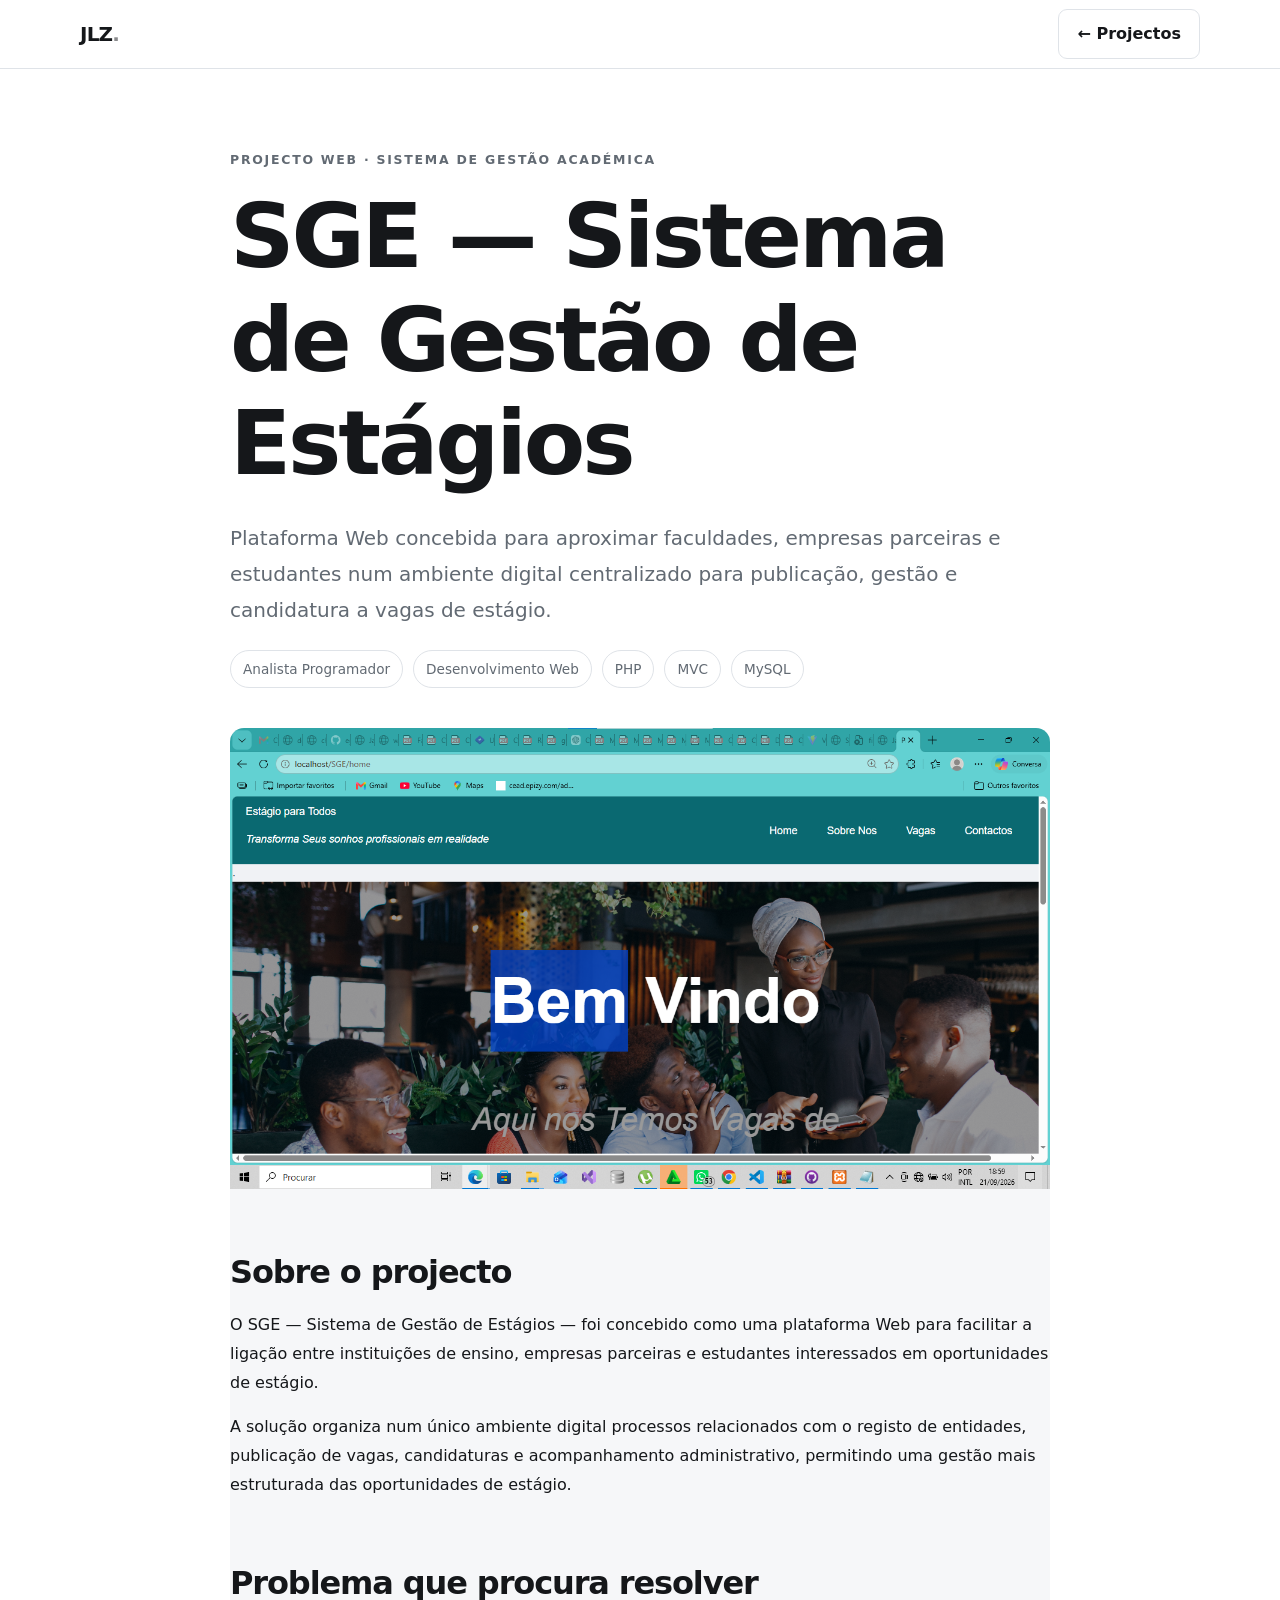
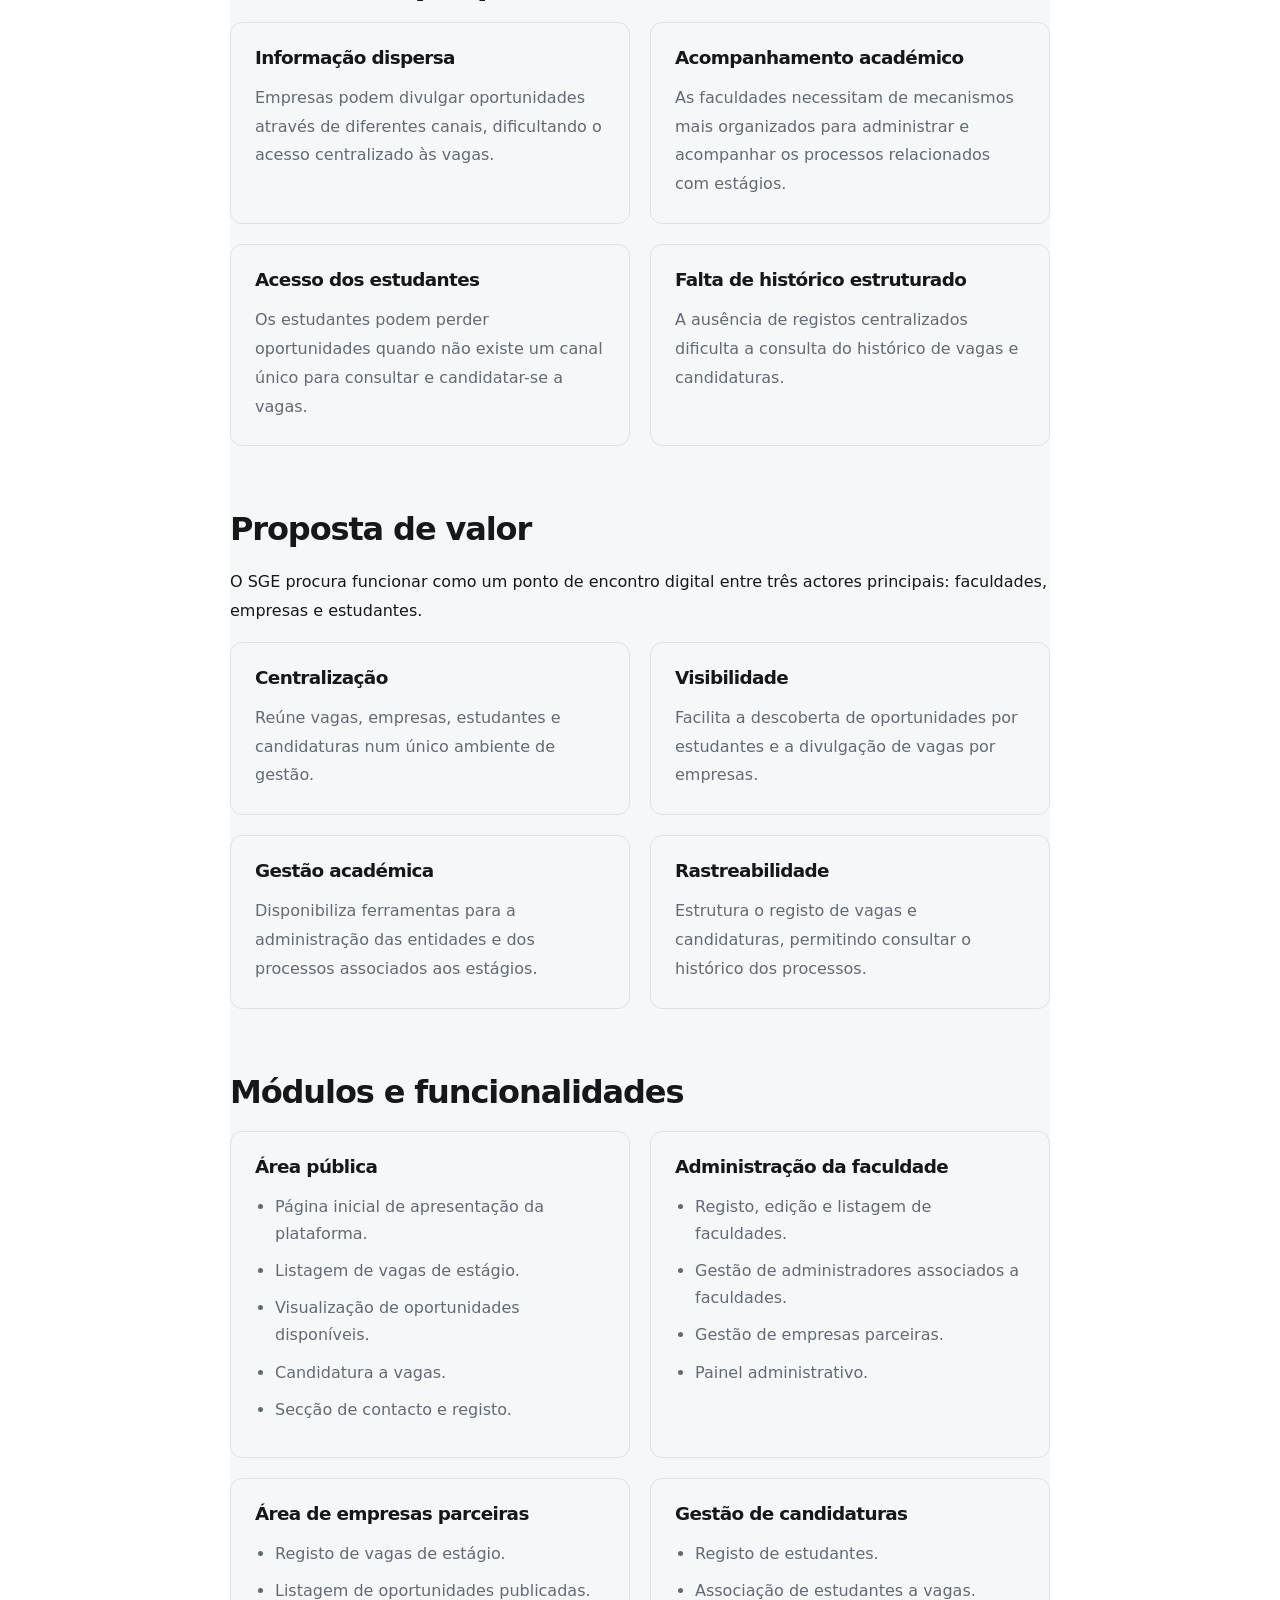
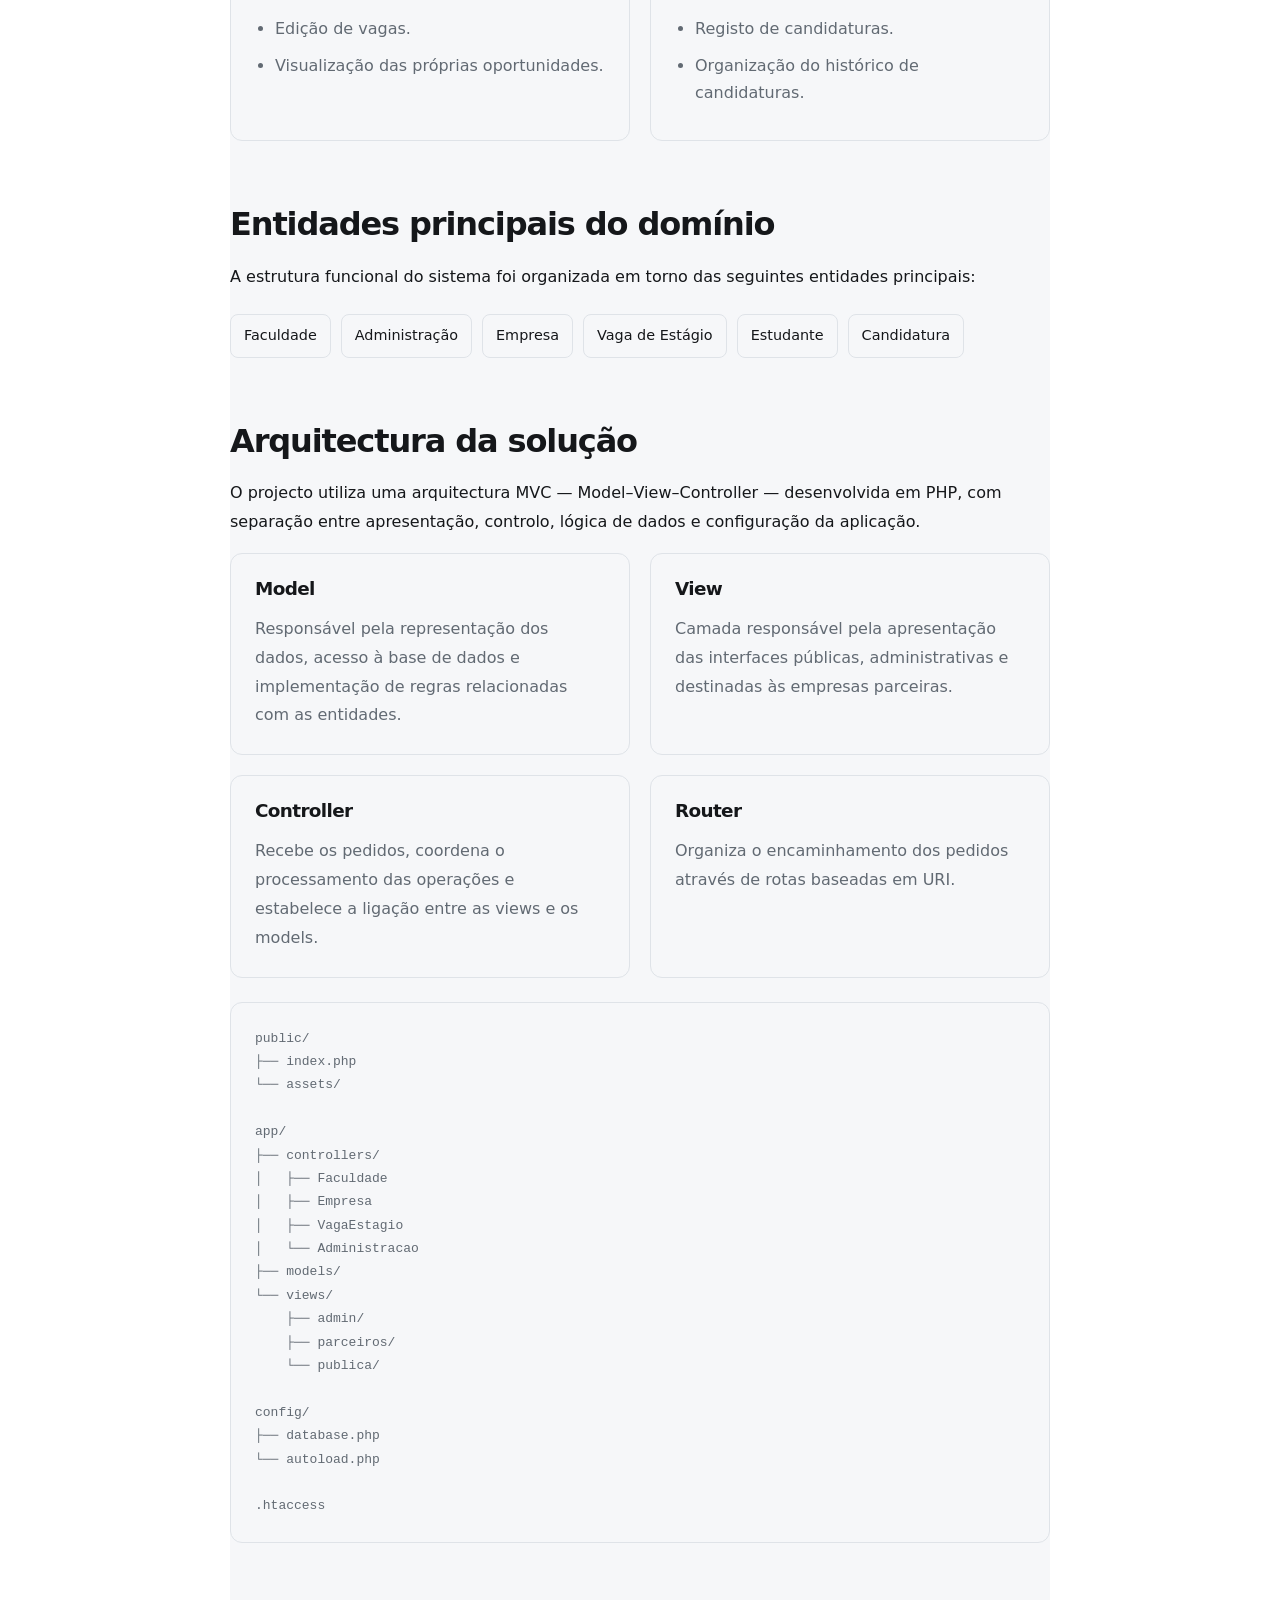
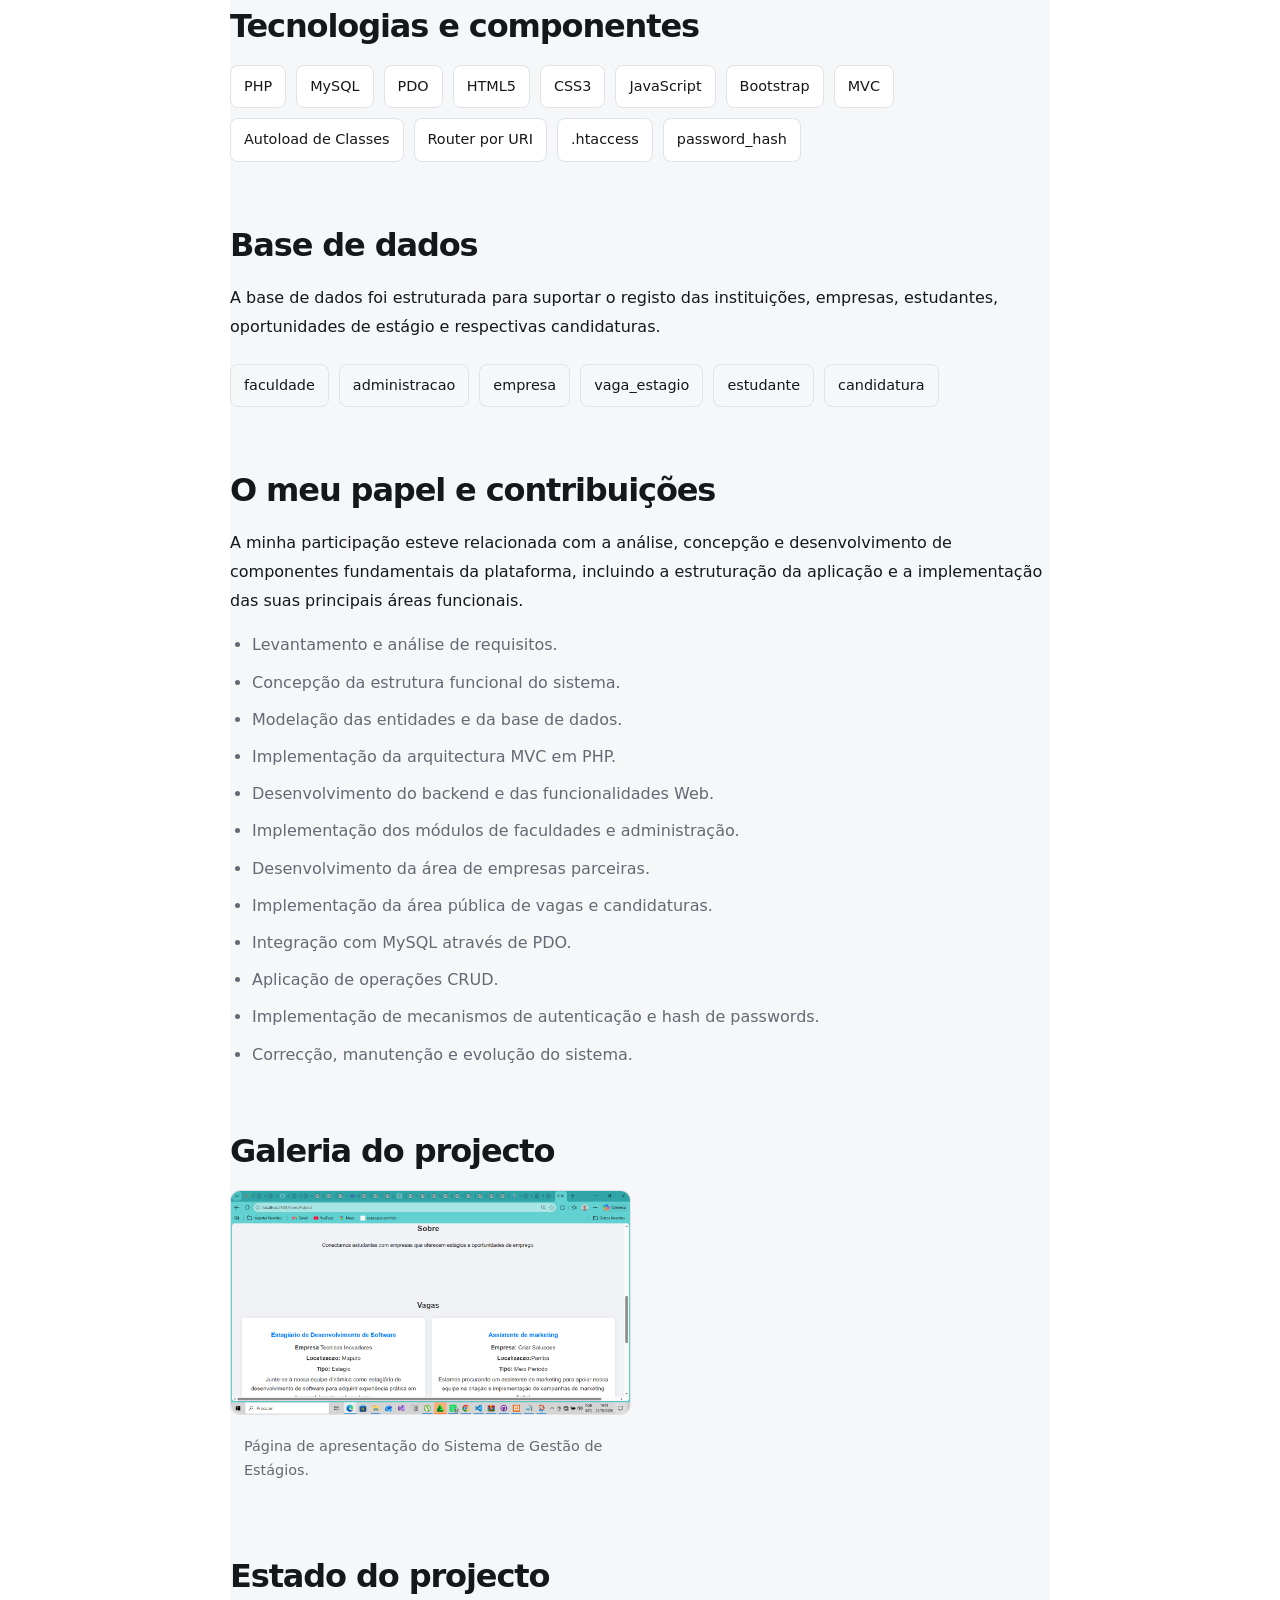
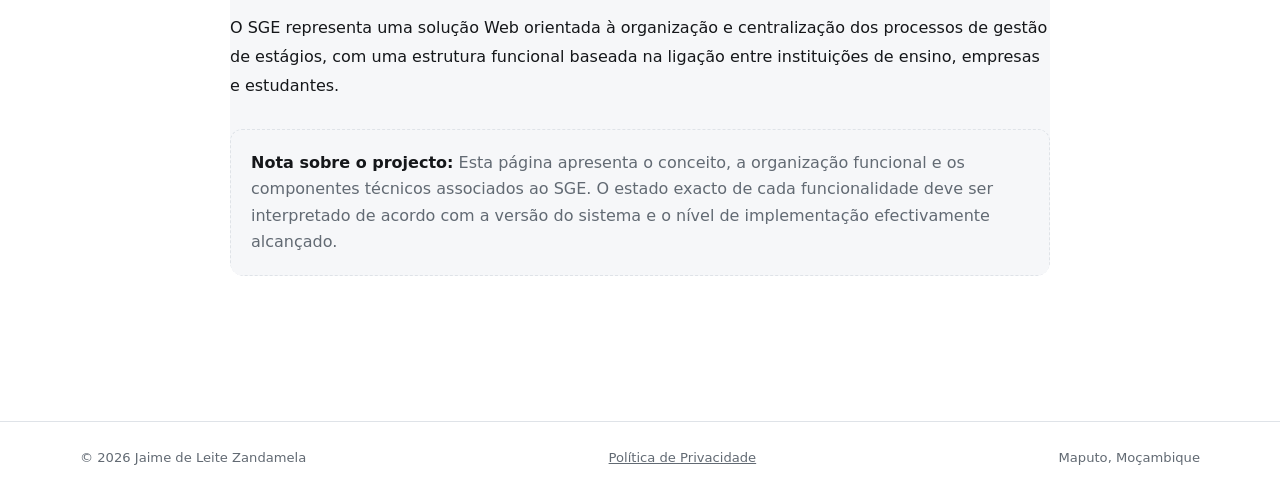
<file: projects/estagios.html>
<!DOCTYPE html>
<html lang="pt">
<head>
    <meta charset="UTF-8">
    <meta name="viewport" content="width=device-width, initial-scale=1.0">

    <title>SGE — Sistema de Gestão de Estágios | Jaime Zandamela</title>

    <link rel="stylesheet" href="../style.css">

    <style>
        .project-page {
            padding: 80px 0;
        }

        .project-page .lead {
            font-size: 1.25rem;
            line-height: 1.8;
            color: var(--muted);
            max-width: 820px;
        }

        .project-meta {
            display: flex;
            flex-wrap: wrap;
            gap: 10px;
            margin-top: 22px;
        }

        .project-meta span {
            padding: 7px 12px;
            border: 1px solid var(--line);
            border-radius: 999px;
            font-size: 0.85rem;
            color: var(--muted);
        }

        .project-hero {
            margin: 40px 0 65px;
            overflow: hidden;
            border-radius: 14px;
        }

        .project-hero img {
            width: 100%;
            display: block;
        }

        .project-page h2 {
            margin-top: 65px;
            margin-bottom: 20px;
            font-size: 2rem;
        }

        .project-page h3 {
            margin-top: 28px;
            margin-bottom: 12px;
            font-size: 1.15rem;
        }

        .project-page p {
            line-height: 1.8;
        }

        .project-page li {
            margin: 10px 0;
            color: var(--muted);
            line-height: 1.7;
        }

        .intro-grid,
        .feature-grid,
        .architecture-grid {
            display: grid;
            grid-template-columns: repeat(2, 1fr);
            gap: 20px;
        }

        .info-card,
        .feature-card,
        .architecture-card {
            padding: 24px;
            border: 1px solid var(--line);
            border-radius: 12px;
            background: var(--surface, transparent);
        }

        .info-card h3,
        .feature-card h3,
        .architecture-card h3 {
            margin-top: 0;
        }

        .info-card p,
        .feature-card p,
        .architecture-card p {
            color: var(--muted);
            margin-bottom: 0;
        }

        .feature-card ul,
        .architecture-card ul {
            padding-left: 20px;
            margin-bottom: 0;
        }

        .domain-list {
            display: flex;
            flex-wrap: wrap;
            gap: 10px;
            margin-top: 22px;
        }

        .domain-list span,
        .tech span {
            display: inline-block;
            padding: 9px 13px;
            border: 1px solid var(--line);
            border-radius: 8px;
            font-size: 0.9rem;
        }

        .architecture-code {
            margin-top: 24px;
            padding: 24px;
            overflow-x: auto;
            border: 1px solid var(--line);
            border-radius: 12px;
            background: var(--surface, transparent);
            font-family: monospace;
            line-height: 1.8;
            color: var(--muted);
            white-space: pre;
        }

        .contribution-list {
            padding-left: 22px;
        }

        .screens {
            display: grid;
            grid-template-columns: repeat(2, 1fr);
            gap: 18px;
        }

        .screens figure {
            margin: 0;
        }

        .screens img {
            width: 100%;
            display: block;
            border-radius: 10px;
            border: 1px solid var(--line);
        }

        .screens figcaption {
            margin-top: 10px;
            font-size: 0.9rem;
            color: var(--muted);
        }

        .tech {
            display: flex;
            flex-wrap: wrap;
            gap: 10px;
            margin-top: 20px;
        }

        .note {
            margin-top: 28px;
            padding: 20px;
            border: 1px dashed var(--line);
            border-radius: 12px;
            color: var(--muted);
        }

        .note strong {
            color: var(--text);
        }

        @media (max-width: 700px) {
            .project-page {
                padding: 55px 0;
            }

            .intro-grid,
            .feature-grid,
            .architecture-grid,
            .screens {
                grid-template-columns: 1fr;
            }

            .project-page h2 {
                font-size: 1.65rem;
            }
        }
    </style>
    <!-- Google Analytics 4 -->
    <script async src="https://www.googletagmanager.com/gtag/js?id=G-1LMY5WL1TP"></script>
  <script>
    window.dataLayer = window.dataLayer || [];
    function gtag(){dataLayer.push(arguments);}
    gtag('js', new Date());

    gtag('config', 'G-1LMY5WL1TP');
  </script>
</head>

<body>

<header class="site-header">
    <div class="container nav">
        <a class="brand" href="../index.html">
            JLZ<span>.</span>
        </a>

        <a class="button secondary" href="../index.html#projectos">
            ← Projectos
        </a>
    </div>
</header>

<main class="project-page">
    <div class="container narrow">

        <p class="eyebrow">
            PROJECTO WEB · SISTEMA DE GESTÃO ACADÉMICA
        </p>

        <h1>
            SGE — Sistema de Gestão de Estágios
        </h1>

        <p class="lead">
            Plataforma Web concebida para aproximar faculdades, empresas parceiras
            e estudantes num ambiente digital centralizado para publicação,
            gestão e candidatura a vagas de estágio.
        </p>

        <div class="project-meta">
            <span>Analista Programador</span>
            <span>Desenvolvimento Web</span>
            <span>PHP</span>
            <span>MVC</span>
            <span>MySQL</span>
        </div>

        <figure class="project-hero">
            <img
                src="../assets/img/Estagios-cover.png"
                alt="SGE — Sistema de Gestão de Estágios"
        </figure>

        <h2>
            Sobre o projecto
        </h2>

        <p>
            O SGE — Sistema de Gestão de Estágios — foi concebido como uma
            plataforma Web para facilitar a ligação entre instituições de ensino,
            empresas parceiras e estudantes interessados em oportunidades de
            estágio.
        </p>

        <p>
            A solução organiza num único ambiente digital processos relacionados
            com o registo de entidades, publicação de vagas, candidaturas e
            acompanhamento administrativo, permitindo uma gestão mais estruturada
            das oportunidades de estágio.
        </p>

        <h2>
            Problema que procura resolver
        </h2>

        <div class="intro-grid">

            <article class="info-card">
                <h3>Informação dispersa</h3>
                <p>
                    Empresas podem divulgar oportunidades através de diferentes
                    canais, dificultando o acesso centralizado às vagas.
                </p>
            </article>

            <article class="info-card">
                <h3>Acompanhamento académico</h3>
                <p>
                    As faculdades necessitam de mecanismos mais organizados para
                    administrar e acompanhar os processos relacionados com estágios.
                </p>
            </article>

            <article class="info-card">
                <h3>Acesso dos estudantes</h3>
                <p>
                    Os estudantes podem perder oportunidades quando não existe
                    um canal único para consultar e candidatar-se a vagas.
                </p>
            </article>

            <article class="info-card">
                <h3>Falta de histórico estruturado</h3>
                <p>
                    A ausência de registos centralizados dificulta a consulta do
                    histórico de vagas e candidaturas.
                </p>
            </article>

        </div>

        <h2>
            Proposta de valor
        </h2>

        <p>
            O SGE procura funcionar como um ponto de encontro digital entre três
            actores principais: faculdades, empresas e estudantes.
        </p>

        <div class="feature-grid">

            <article class="feature-card">
                <h3>Centralização</h3>
                <p>
                    Reúne vagas, empresas, estudantes e candidaturas num único
                    ambiente de gestão.
                </p>
            </article>

            <article class="feature-card">
                <h3>Visibilidade</h3>
                <p>
                    Facilita a descoberta de oportunidades por estudantes e a
                    divulgação de vagas por empresas.
                </p>
            </article>

            <article class="feature-card">
                <h3>Gestão académica</h3>
                <p>
                    Disponibiliza ferramentas para a administração das entidades
                    e dos processos associados aos estágios.
                </p>
            </article>

            <article class="feature-card">
                <h3>Rastreabilidade</h3>
                <p>
                    Estrutura o registo de vagas e candidaturas, permitindo
                    consultar o histórico dos processos.
                </p>
            </article>

        </div>

        <h2>
            Módulos e funcionalidades
        </h2>

        <div class="feature-grid">

            <article class="feature-card">
                <h3>Área pública</h3>

                <ul>
                    <li>Página inicial de apresentação da plataforma.</li>
                    <li>Listagem de vagas de estágio.</li>
                    <li>Visualização de oportunidades disponíveis.</li>
                    <li>Candidatura a vagas.</li>
                    <li>Secção de contacto e registo.</li>
                </ul>
            </article>

            <article class="feature-card">
                <h3>Administração da faculdade</h3>

                <ul>
                    <li>Registo, edição e listagem de faculdades.</li>
                    <li>Gestão de administradores associados a faculdades.</li>
                    <li>Gestão de empresas parceiras.</li>
                    <li>Painel administrativo.</li>
                </ul>
            </article>

            <article class="feature-card">
                <h3>Área de empresas parceiras</h3>

                <ul>
                    <li>Registo de vagas de estágio.</li>
                    <li>Listagem de oportunidades publicadas.</li>
                    <li>Edição de vagas.</li>
                    <li>Visualização das próprias oportunidades.</li>
                </ul>
            </article>

            <article class="feature-card">
                <h3>Gestão de candidaturas</h3>

                <ul>
                    <li>Registo de estudantes.</li>
                    <li>Associação de estudantes a vagas.</li>
                    <li>Registo de candidaturas.</li>
                    <li>Organização do histórico de candidaturas.</li>
                </ul>
            </article>

        </div>

        <h2>
            Entidades principais do domínio
        </h2>

        <p>
            A estrutura funcional do sistema foi organizada em torno das seguintes
            entidades principais:
        </p>

        <div class="domain-list">
            <span>Faculdade</span>
            <span>Administração</span>
            <span>Empresa</span>
            <span>Vaga de Estágio</span>
            <span>Estudante</span>
            <span>Candidatura</span>
        </div>

        <h2>
            Arquitectura da solução
        </h2>

        <p>
            O projecto utiliza uma arquitectura MVC — Model–View–Controller —
            desenvolvida em PHP, com separação entre apresentação, controlo,
            lógica de dados e configuração da aplicação.
        </p>

        <div class="architecture-grid">

            <article class="architecture-card">
                <h3>Model</h3>
                <p>
                    Responsável pela representação dos dados, acesso à base de
                    dados e implementação de regras relacionadas com as entidades.
                </p>
            </article>

            <article class="architecture-card">
                <h3>View</h3>
                <p>
                    Camada responsável pela apresentação das interfaces públicas,
                    administrativas e destinadas às empresas parceiras.
                </p>
            </article>

            <article class="architecture-card">
                <h3>Controller</h3>
                <p>
                    Recebe os pedidos, coordena o processamento das operações e
                    estabelece a ligação entre as views e os models.
                </p>
            </article>

            <article class="architecture-card">
                <h3>Router</h3>
                <p>
                    Organiza o encaminhamento dos pedidos através de rotas
                    baseadas em URI.
                </p>
            </article>

        </div>

        <div class="architecture-code">public/
├── index.php
└── assets/

app/
├── controllers/
│   ├── Faculdade
│   ├── Empresa
│   ├── VagaEstagio
│   └── Administracao
├── models/
└── views/
    ├── admin/
    ├── parceiros/
    └── publica/

config/
├── database.php
└── autoload.php

.htaccess</div>

        <h2>
            Tecnologias e componentes
        </h2>

        <div class="tech">
            <span>PHP</span>
            <span>MySQL</span>
            <span>PDO</span>
            <span>HTML5</span>
            <span>CSS3</span>
            <span>JavaScript</span>
            <span>Bootstrap</span>
            <span>MVC</span>
            <span>Autoload de Classes</span>
            <span>Router por URI</span>
            <span>.htaccess</span>
            <span>password_hash</span>
        </div>

        <h2>
            Base de dados
        </h2>

        <p>
            A base de dados foi estruturada para suportar o registo das
            instituições, empresas, estudantes, oportunidades de estágio e
            respectivas candidaturas.
        </p>

        <div class="domain-list">
            <span>faculdade</span>
            <span>administracao</span>
            <span>empresa</span>
            <span>vaga_estagio</span>
            <span>estudante</span>
            <span>candidatura</span>
        </div>

        <h2>
            O meu papel e contribuições
        </h2>

        <p>
            A minha participação esteve relacionada com a análise, concepção e
            desenvolvimento de componentes fundamentais da plataforma, incluindo
            a estruturação da aplicação e a implementação das suas principais
            áreas funcionais.
        </p>

        <ul class="contribution-list">
            <li>Levantamento e análise de requisitos.</li>
            <li>Concepção da estrutura funcional do sistema.</li>
            <li>Modelação das entidades e da base de dados.</li>
            <li>Implementação da arquitectura MVC em PHP.</li>
            <li>Desenvolvimento do backend e das funcionalidades Web.</li>
            <li>Implementação dos módulos de faculdades e administração.</li>
            <li>Desenvolvimento da área de empresas parceiras.</li>
            <li>Implementação da área pública de vagas e candidaturas.</li>
            <li>Integração com MySQL através de PDO.</li>
            <li>Aplicação de operações CRUD.</li>
            <li>Implementação de mecanismos de autenticação e hash de passwords.</li>
            <li>Correcção, manutenção e evolução do sistema.</li>
        </ul>

        <h2>
            Galeria do projecto
        </h2>

        <div class="screens">

            <figure>
                <img
                    src="../assets/img/Estagios-Sobre.png"
                    alt="SGE — Página de apresentação"
                    loading="lazy"
                >

                <figcaption>
                    Página de apresentação do Sistema de Gestão de Estágios.
                </figcaption>
            </figure>

            <!--
            Adicionar aqui outras imagens quando estiverem disponíveis.

            <figure>
                <img
                    src="../assets/img/Estagios-Admin.png"
                    alt="SGE — Painel administrativo"
                    loading="lazy"
                >

                <figcaption>
                    Painel administrativo.
                </figcaption>
            </figure>
            -->

        </div>

        <h2>
            Estado do projecto
        </h2>

        <p>
            O SGE representa uma solução Web orientada à organização e
            centralização dos processos de gestão de estágios, com uma estrutura
            funcional baseada na ligação entre instituições de ensino, empresas
            e estudantes.
        </p>

        <div class="note">
            <strong>Nota sobre o projecto:</strong>
            Esta página apresenta o conceito, a organização funcional e os
            componentes técnicos associados ao SGE. O estado exacto de cada
            funcionalidade deve ser interpretado de acordo com a versão do
            sistema e o nível de implementação efectivamente alcançado.
        </div>

    </div>
</main>
<!-- BANNER DE CONSENTIMENTO -->

  <div
    id="consent-banner"
    class="consent-banner"
    role="dialog"
    aria-labelledby="consent-title"
    aria-describedby="consent-description"
    hidden
  >

    <div class="consent-content">

      <strong id="consent-title">
        Privacidade e utilização de analytics
      </strong>

      <p id="consent-description">
        Este portefólio utiliza ferramentas de analytics para compreender
        as visitas e melhorar a experiência de navegação. Pode aceitar ou
        recusar esta utilização. A sua escolha não afecta o acesso ao website.
      </p>

      <a href="privacidade.html">
        Consultar Política de Privacidade
      </a>

      <div class="consent-actions">

        <button
          id="consent-accept"
          class="button primary"
          type="button"
        >
          Aceitar analytics
        </button>

        <button
          id="consent-reject"
          class="button secondary"
          type="button"
        >
          Recusar
        </button>

      </div>

    </div>

  </div>
<footer>

    <div class="container">

      <span>
        © <span id="year"></span>
        Jaime de Leite Zandamela
      </span>

      <span>
        <a href="privacidade.html">
          Política de Privacidade
        </a>
      </span>

      <span>
        Maputo, Moçambique
      </span>

    </div>

  </footer>

<script>
    document.querySelector("#year").textContent =
        new Date().getFullYear();
</script>

</body>
</html>
</file>
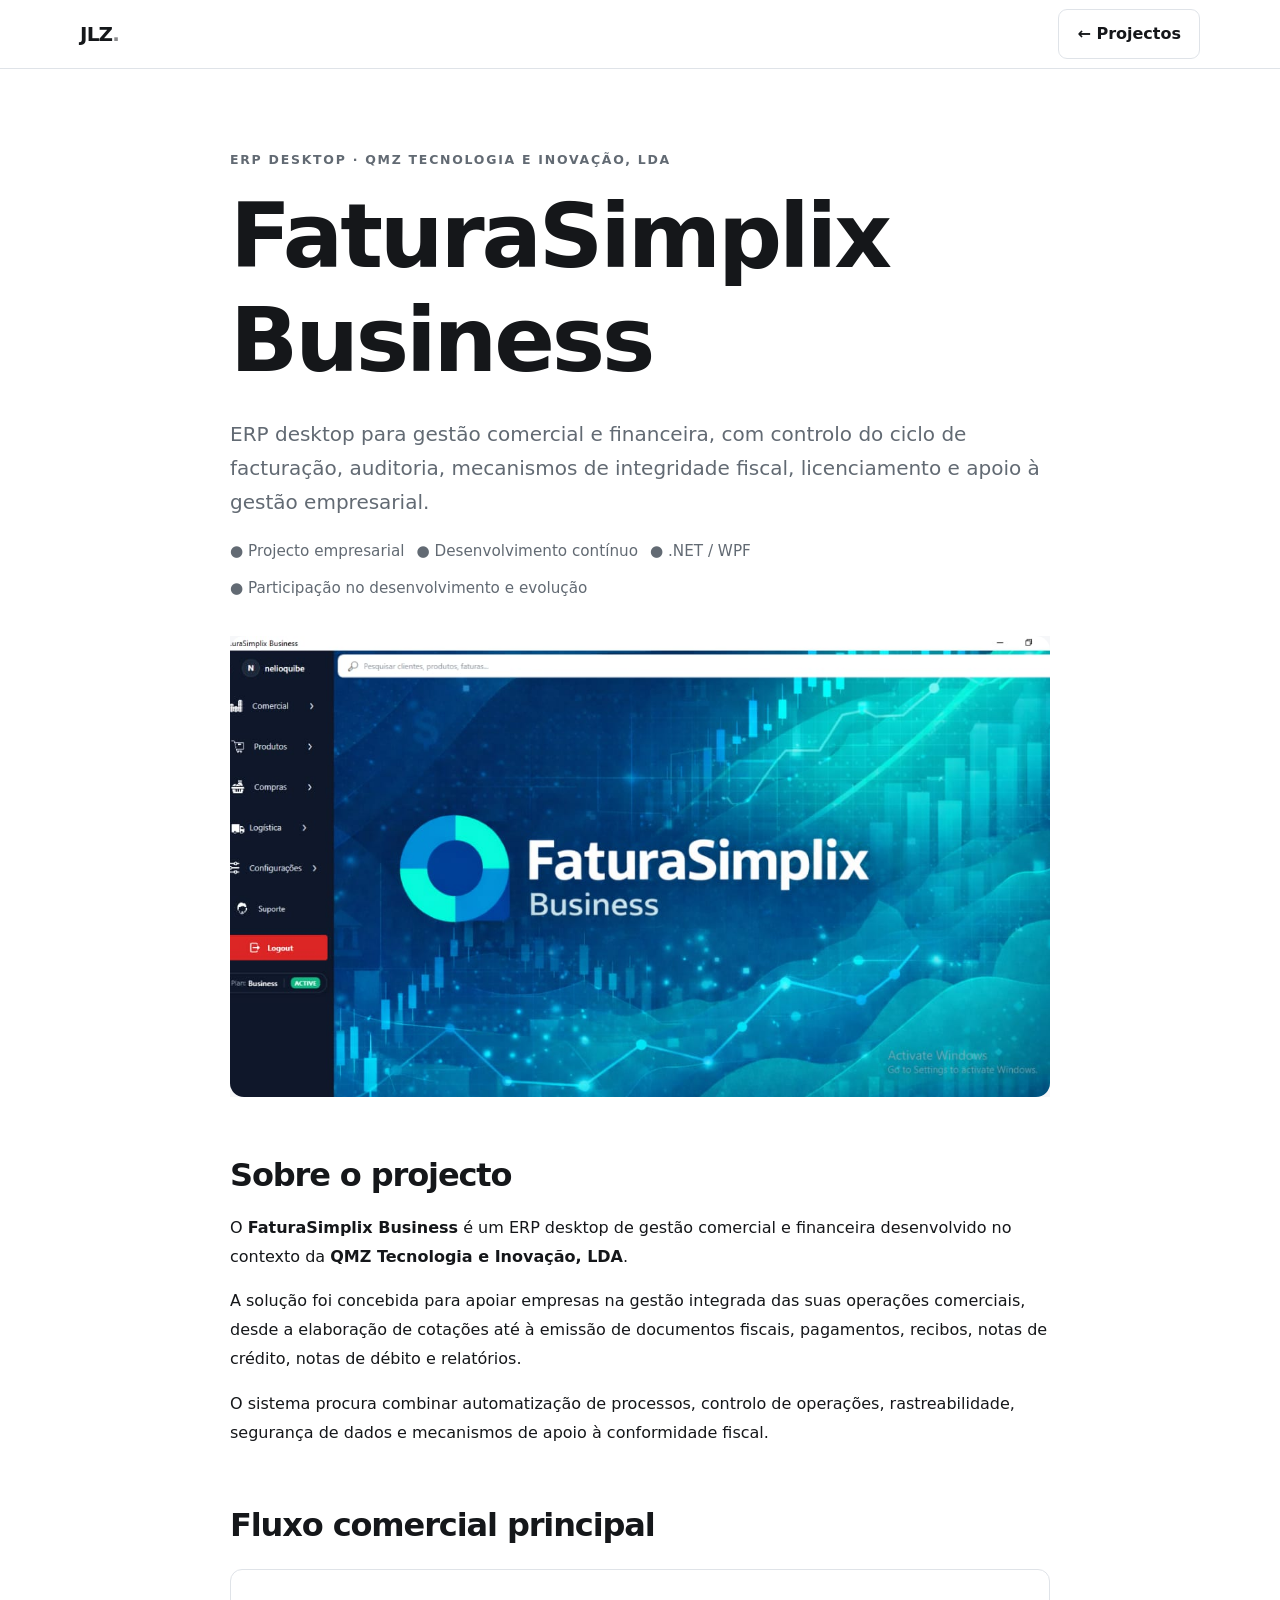
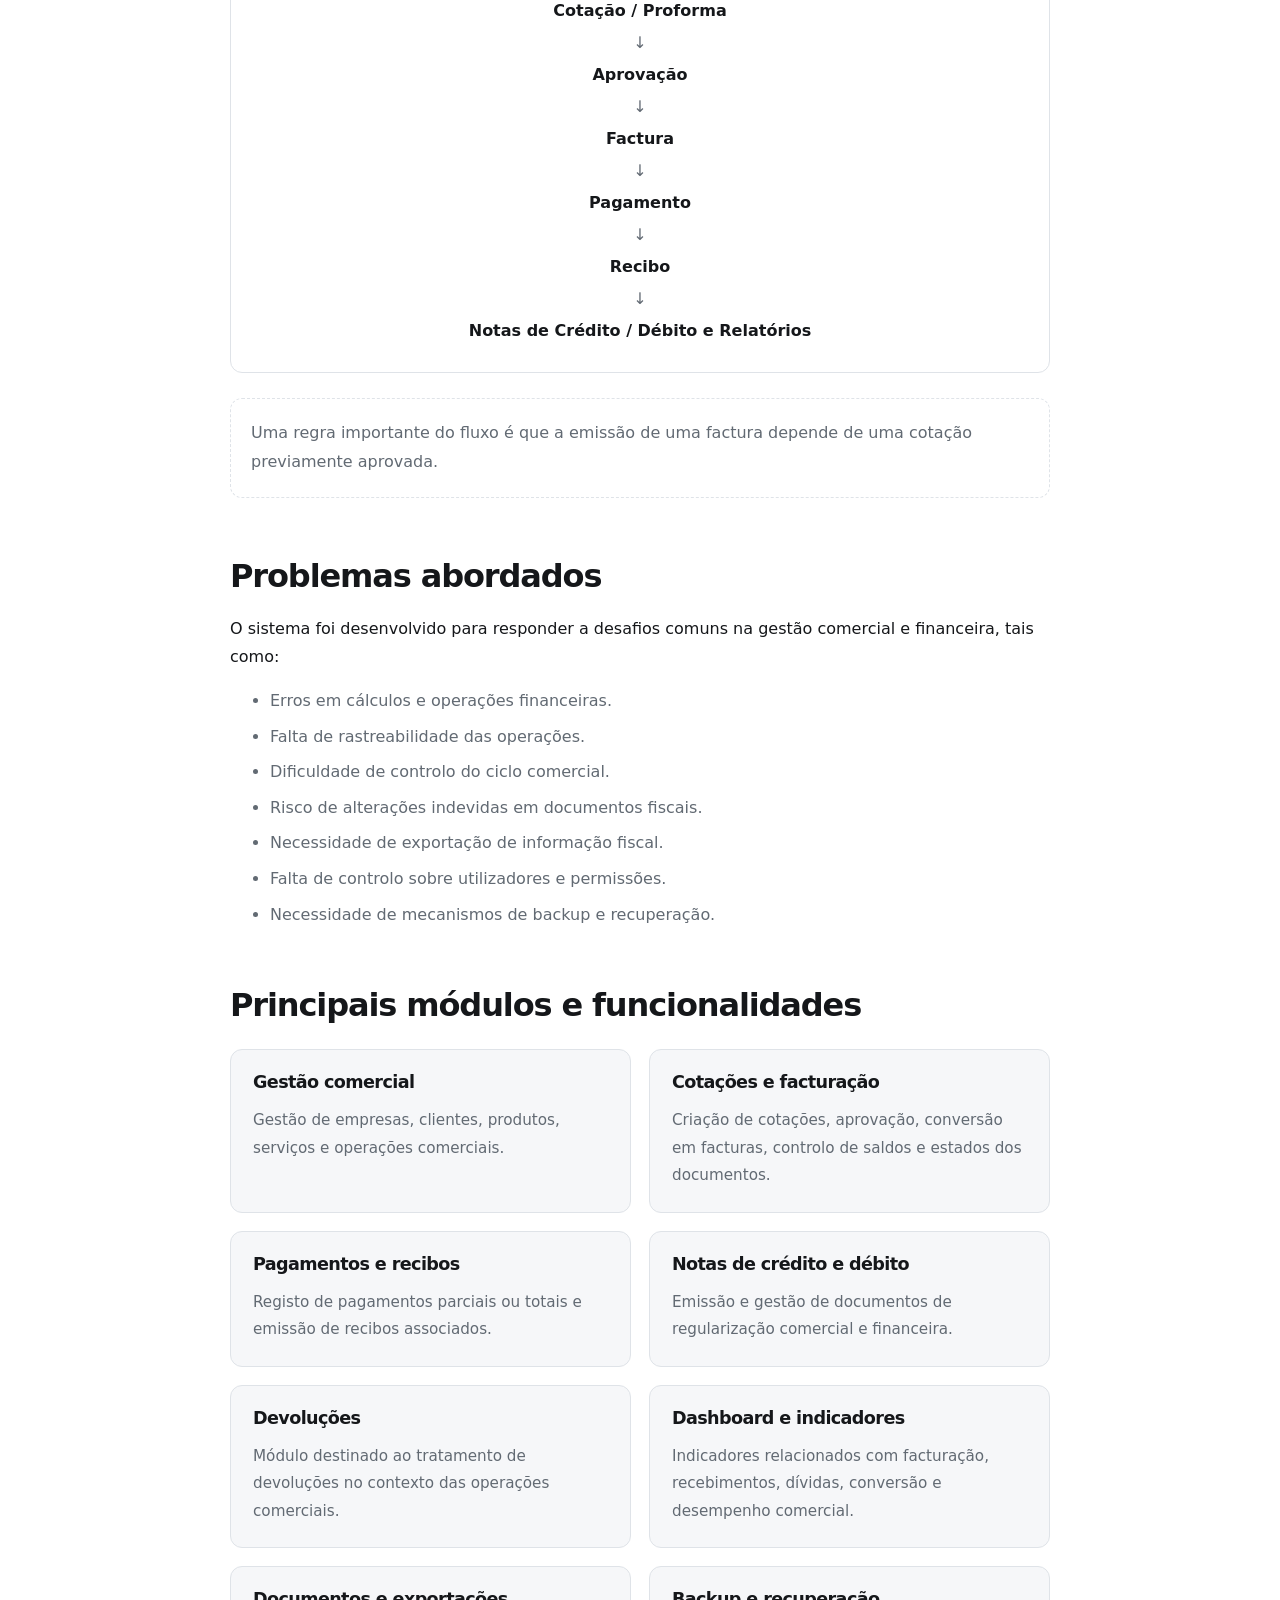
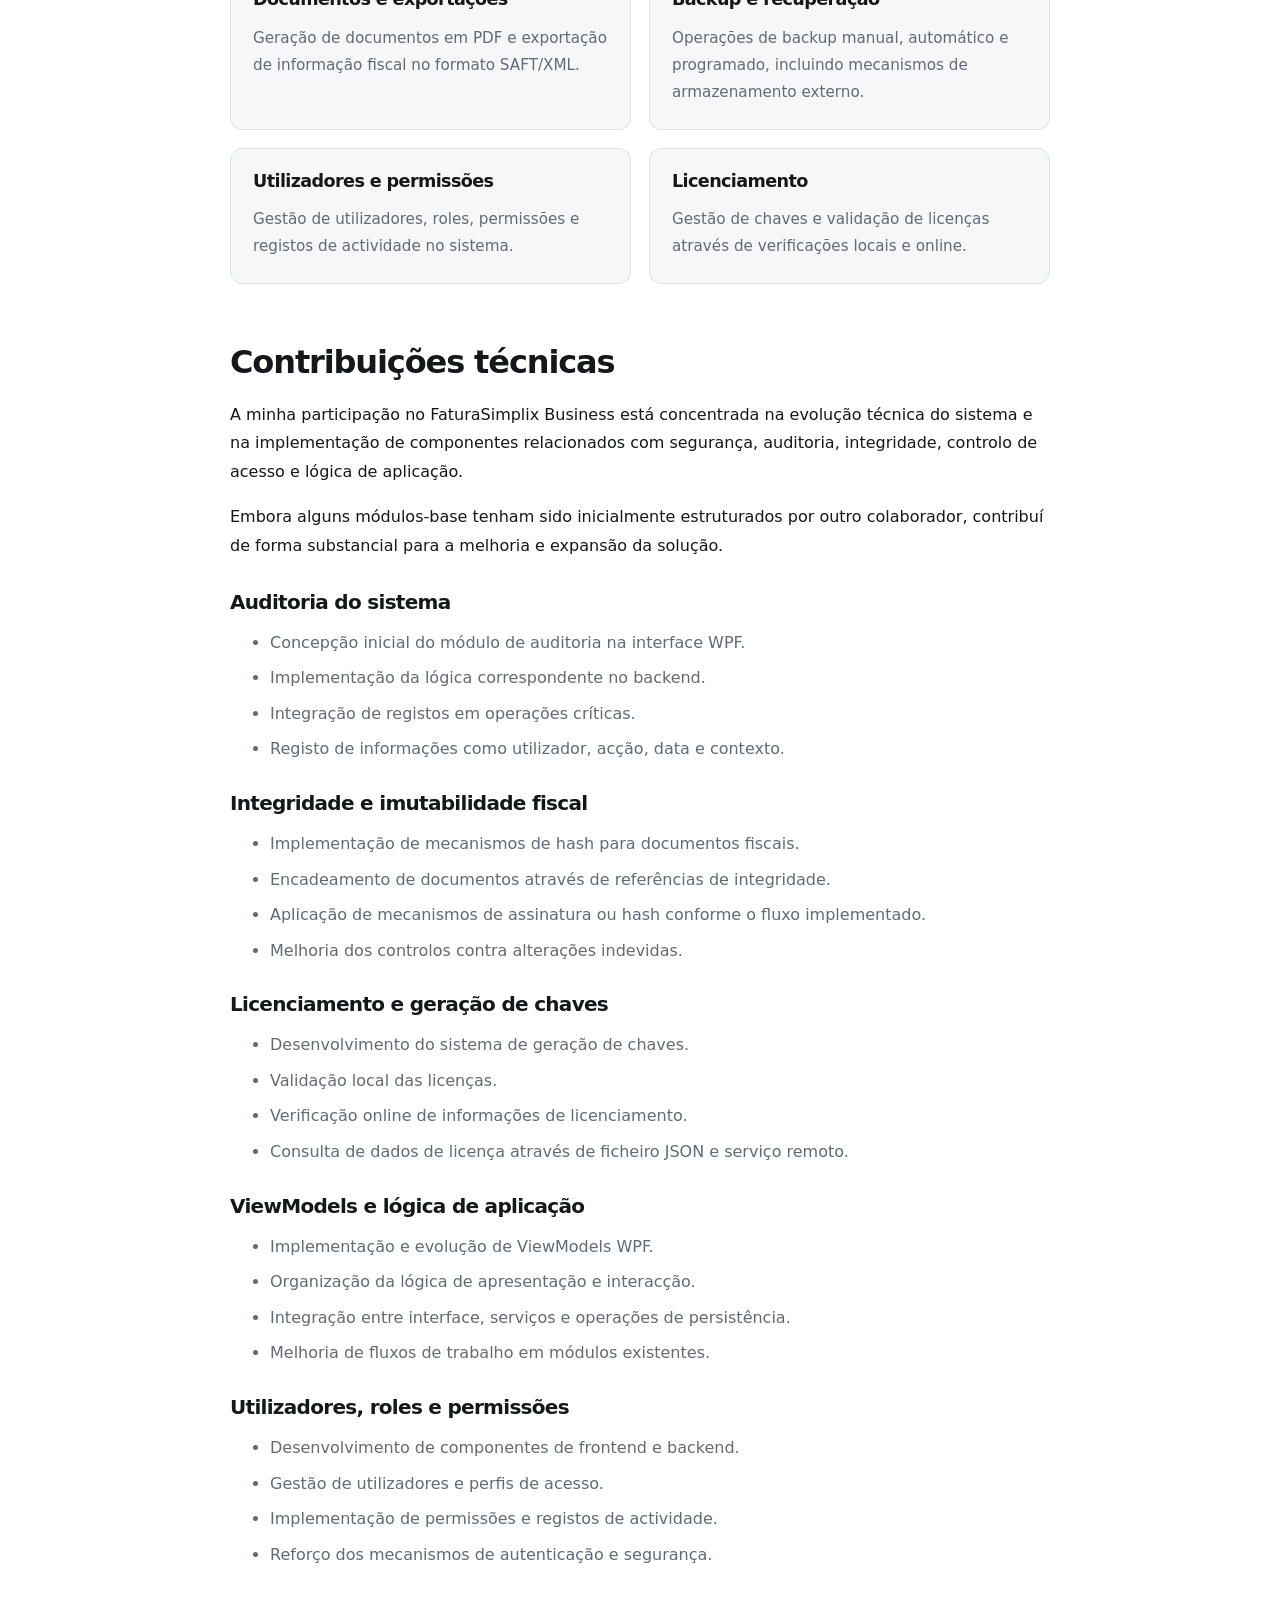
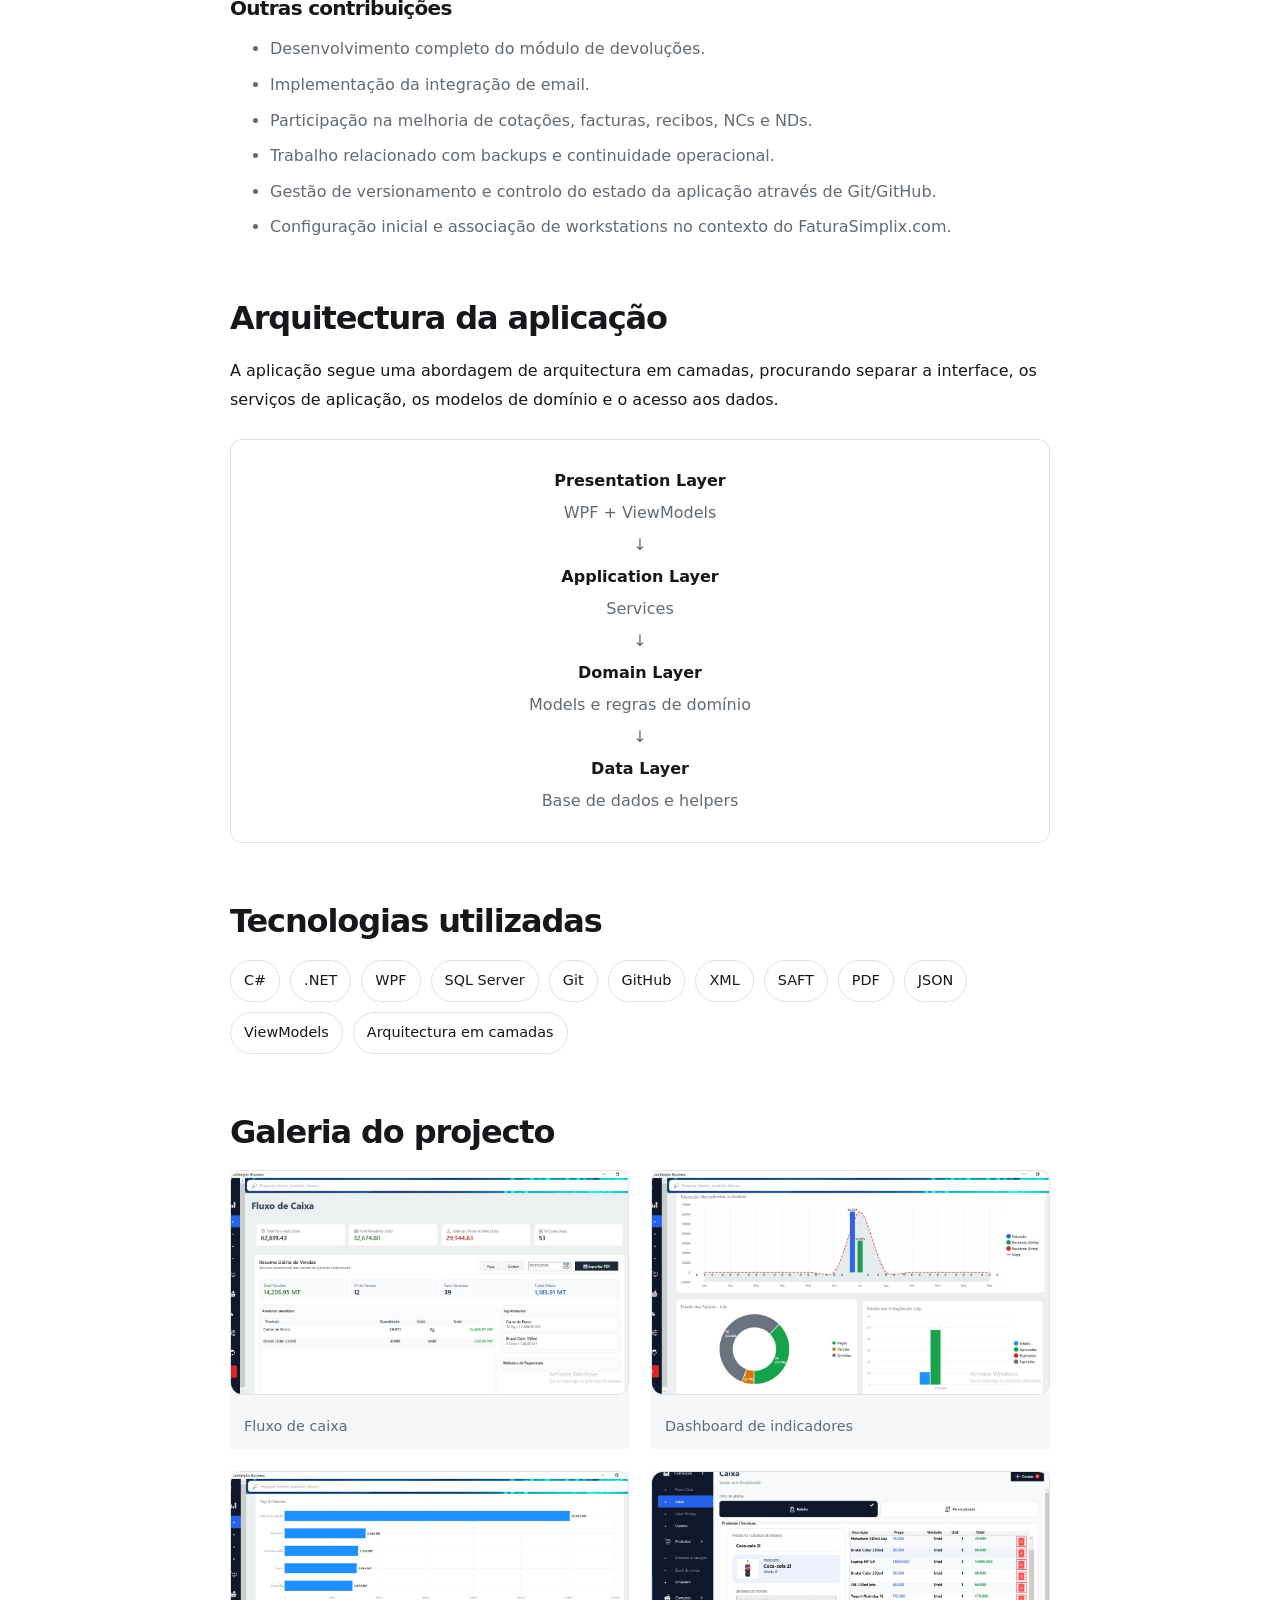
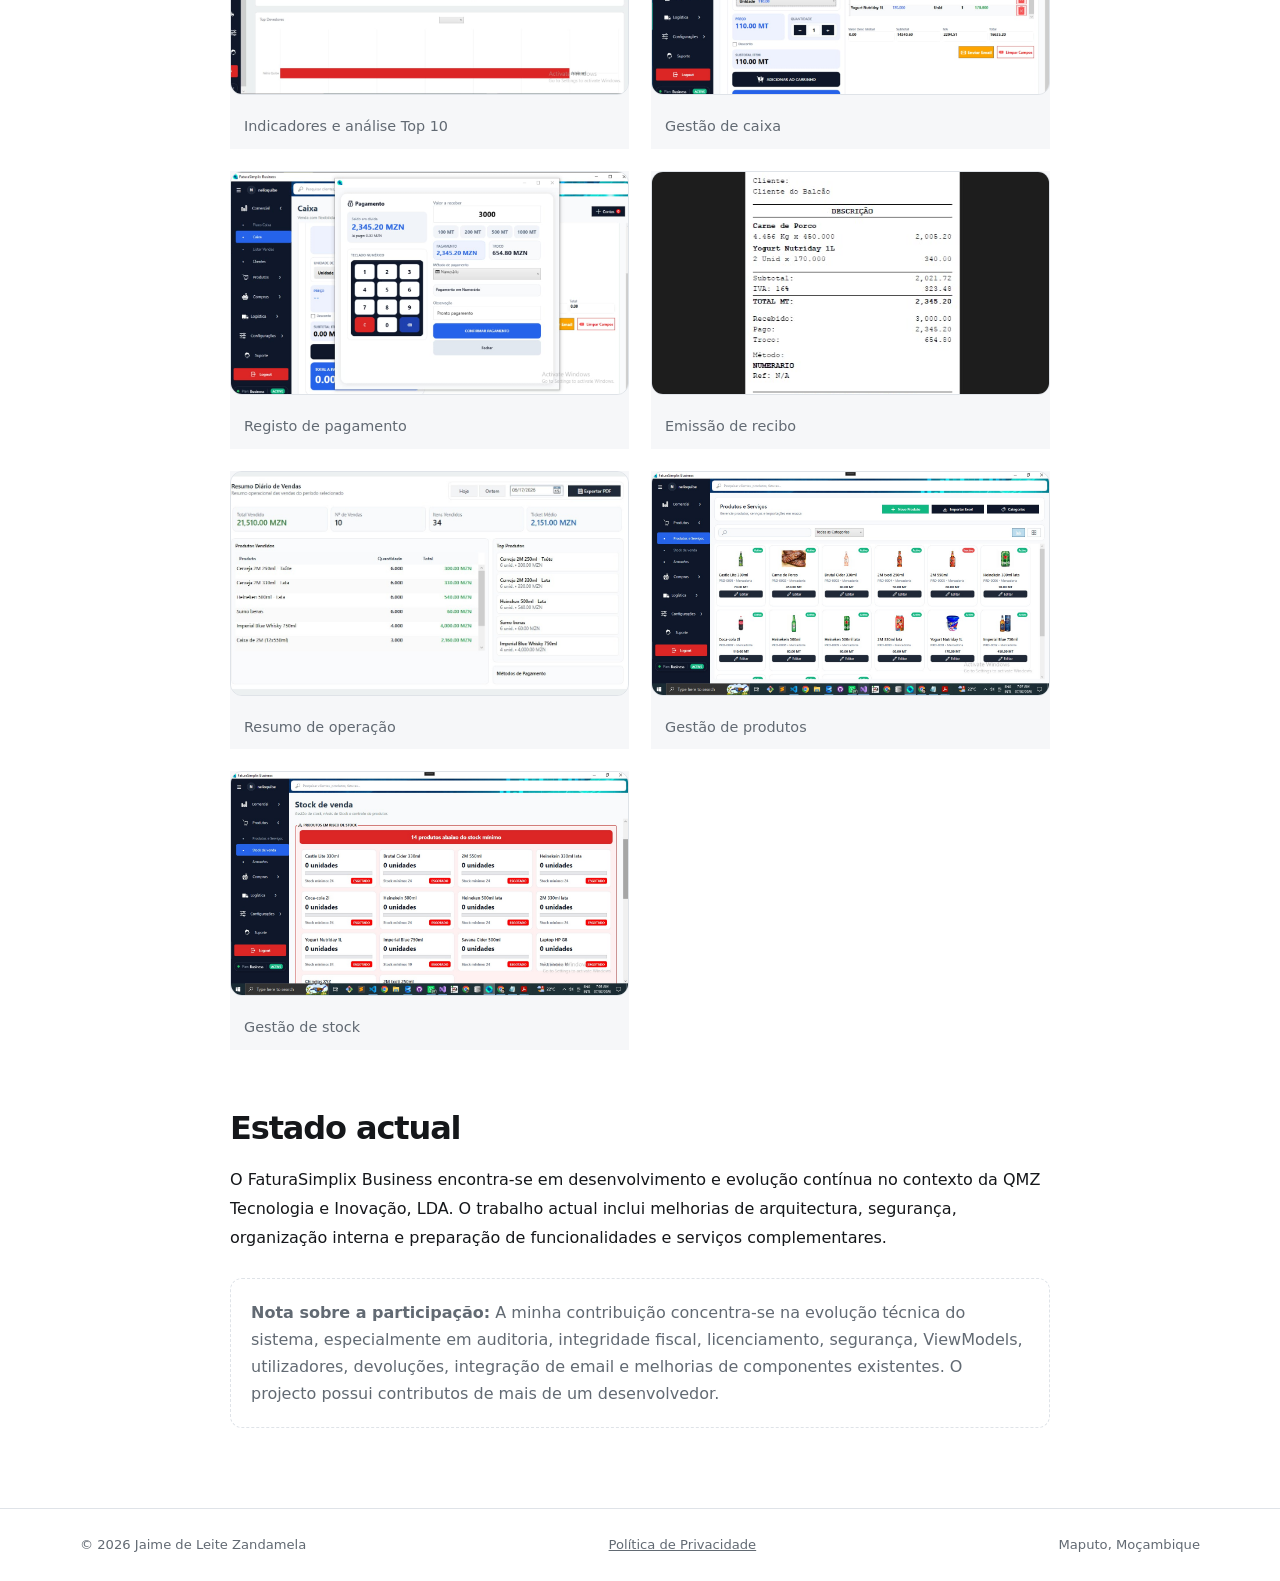
<file: projects/faturasimplix.html>
<!DOCTYPE html>
<html lang="pt">
<head>
  <meta charset="UTF-8">
  <meta name="viewport" content="width=device-width, initial-scale=1.0">

  <title>
    FaturaSimplix Business | Jaime Zandamela
  </title>

  <link rel="stylesheet" href="../style.css">

  <style>
    .project-page {
      padding: 80px 0;
    }

    .project-page .lead {
      font-size: 1.25rem;
      color: var(--muted);
      max-width: 820px;
      line-height: 1.7;
    }

    .project-hero {
      margin: 35px 0 55px;
      min-height: 360px;
    }

    .project-hero img {
      width: 100%;
      display: block;
      border-radius: 14px;
    }

    .project-page h2 {
      font-size: 2rem;
      margin-top: 60px;
      margin-bottom: 20px;
    }

    .project-page h3 {
      font-size: 1.25rem;
      margin-top: 30px;
      margin-bottom: 12px;
    }

    .project-page p {
      line-height: 1.8;
    }

    .project-page li {
      margin: 10px 0;
      color: var(--muted);
      line-height: 1.6;
    }

    .project-page li strong {
      color: var(--text);
    }

    .project-meta {
      display: flex;
      flex-wrap: wrap;
      gap: 12px;
      margin-top: 20px;
    }

    .project-meta span {
      color: var(--muted);
      font-size: 0.95rem;
    }

    .screens {
      display: grid;
      grid-template-columns: repeat(2, 1fr);
      gap: 22px;
    }

    .screens figure {
      margin: 0;
    }

    .screens img {
      width: 100%;
      display: block;
      border-radius: 12px;
      border: 1px solid var(--line);
    }

    .screens figcaption {
      margin-top: 10px;
      color: var(--muted);
      font-size: 0.9rem;
    }

    .feature-grid {
      display: grid;
      grid-template-columns: repeat(2, 1fr);
      gap: 18px;
      margin-top: 25px;
    }

    .feature-card {
      padding: 22px;
      border: 1px solid var(--line);
      border-radius: 12px;
      background: var(--surface);
    }

    .feature-card h3 {
      margin-top: 0;
      font-size: 1.1rem;
    }

    .feature-card p {
      color: var(--muted);
      font-size: 0.95rem;
      margin-bottom: 0;
    }

    .flow {
      padding: 25px;
      border: 1px solid var(--line);
      border-radius: 12px;
      margin-top: 25px;
      text-align: center;
      line-height: 2;
      color: var(--muted);
    }

    .flow strong {
      color: var(--text);
    }

    .note {
      padding: 20px;
      border: 1px dashed var(--line);
      border-radius: 12px;
      margin-top: 25px;
      color: var(--muted);
      line-height: 1.7;
    }

    .tech {
      display: flex;
      flex-wrap: wrap;
      gap: 10px;
      margin-top: 20px;
    }

    .tech span {
      padding: 8px 13px;
      border: 1px solid var(--line);
      border-radius: 999px;
      font-size: 0.9rem;
    }

    @media (max-width: 700px) {
      .screens,
      .feature-grid {
        grid-template-columns: 1fr;
      }

      .project-page {
        padding: 50px 0;
      }
    }
  </style>
  <!-- Google Analytics 4 -->
    <script async src="https://www.googletagmanager.com/gtag/js?id=G-1LMY5WL1TP"></script>
  <script>
    window.dataLayer = window.dataLayer || [];
    function gtag(){dataLayer.push(arguments);}
    gtag('js', new Date());

    gtag('config', 'G-1LMY5WL1TP');
  </script>
</head>

<body>

  <header class="site-header">
    <div class="container nav">
      <a class="brand" href="../index.html">
        JLZ<span>.</span>
      </a>

      <a class="button secondary" href="../index.html#projectos">
        ← Projectos
      </a>
    </div>
  </header>

  <main class="project-page">
    <div class="container narrow">

      <p class="eyebrow">
        ERP DESKTOP · QMZ TECNOLOGIA E INOVAÇÃO, LDA
      </p>

      <h1>
        FaturaSimplix Business
      </h1>

      <p class="lead">
        ERP desktop para gestão comercial e financeira, com controlo
        do ciclo de facturação, auditoria, mecanismos de integridade
        fiscal, licenciamento e apoio à gestão empresarial.
      </p>

      <div class="project-meta">
        <span>● Projecto empresarial</span>
        <span>● Desenvolvimento contínuo</span>
        <span>● .NET / WPF</span>
        <span>● Participação no desenvolvimento e evolução</span>
      </div>

      <figure class="project-hero">
        <img
          src="../assets/img/FSB-cover.jpeg"
          alt="FaturaSimplix Business — visão geral do sistema"
        >
      </figure>

      <h2>Sobre o projecto</h2>

      <p>
        O <strong>FaturaSimplix Business</strong> é um ERP desktop de
        gestão comercial e financeira desenvolvido no contexto da
        <strong>QMZ Tecnologia e Inovação, LDA</strong>.
      </p>

      <p>
        A solução foi concebida para apoiar empresas na gestão integrada
        das suas operações comerciais, desde a elaboração de cotações
        até à emissão de documentos fiscais, pagamentos, recibos,
        notas de crédito, notas de débito e relatórios.
      </p>

      <p>
        O sistema procura combinar automatização de processos,
        controlo de operações, rastreabilidade, segurança de dados
        e mecanismos de apoio à conformidade fiscal.
      </p>

      <h2>Fluxo comercial principal</h2>

      <div class="flow">
        <strong>Cotação / Proforma</strong>
        <br>
        ↓
        <br>
        <strong>Aprovação</strong>
        <br>
        ↓
        <br>
        <strong>Factura</strong>
        <br>
        ↓
        <br>
        <strong>Pagamento</strong>
        <br>
        ↓
        <br>
        <strong>Recibo</strong>
        <br>
        ↓
        <br>
        <strong>Notas de Crédito / Débito e Relatórios</strong>
      </div>

      <p class="note">
        Uma regra importante do fluxo é que a emissão de uma factura
        depende de uma cotação previamente aprovada.
      </p>

      <h2>Problemas abordados</h2>

      <p>
        O sistema foi desenvolvido para responder a desafios comuns
        na gestão comercial e financeira, tais como:
      </p>

      <ul>
        <li>Erros em cálculos e operações financeiras.</li>
        <li>Falta de rastreabilidade das operações.</li>
        <li>Dificuldade de controlo do ciclo comercial.</li>
        <li>Risco de alterações indevidas em documentos fiscais.</li>
        <li>Necessidade de exportação de informação fiscal.</li>
        <li>Falta de controlo sobre utilizadores e permissões.</li>
        <li>Necessidade de mecanismos de backup e recuperação.</li>
      </ul>

      <h2>Principais módulos e funcionalidades</h2>

      <div class="feature-grid">

        <div class="feature-card">
          <h3>Gestão comercial</h3>
          <p>
            Gestão de empresas, clientes, produtos, serviços e operações
            comerciais.
          </p>
        </div>

        <div class="feature-card">
          <h3>Cotações e facturação</h3>
          <p>
            Criação de cotações, aprovação, conversão em facturas,
            controlo de saldos e estados dos documentos.
          </p>
        </div>

        <div class="feature-card">
          <h3>Pagamentos e recibos</h3>
          <p>
            Registo de pagamentos parciais ou totais e emissão
            de recibos associados.
          </p>
        </div>

        <div class="feature-card">
          <h3>Notas de crédito e débito</h3>
          <p>
            Emissão e gestão de documentos de regularização comercial
            e financeira.
          </p>
        </div>

        <div class="feature-card">
          <h3>Devoluções</h3>
          <p>
            Módulo destinado ao tratamento de devoluções no contexto
            das operações comerciais.
          </p>
        </div>

        <div class="feature-card">
          <h3>Dashboard e indicadores</h3>
          <p>
            Indicadores relacionados com facturação, recebimentos,
            dívidas, conversão e desempenho comercial.
          </p>
        </div>

        <div class="feature-card">
          <h3>Documentos e exportações</h3>
          <p>
            Geração de documentos em PDF e exportação de informação
            fiscal no formato SAFT/XML.
          </p>
        </div>

        <div class="feature-card">
          <h3>Backup e recuperação</h3>
          <p>
            Operações de backup manual, automático e programado,
            incluindo mecanismos de armazenamento externo.
          </p>
        </div>

        <div class="feature-card">
          <h3>Utilizadores e permissões</h3>
          <p>
            Gestão de utilizadores, roles, permissões e registos
            de actividade no sistema.
          </p>
        </div>

        <div class="feature-card">
          <h3>Licenciamento</h3>
          <p>
            Gestão de chaves e validação de licenças através de
            verificações locais e online.
          </p>
        </div>

      </div>

      <h2>Contribuições técnicas</h2>

      <p>
        A minha participação no FaturaSimplix Business está concentrada
        na evolução técnica do sistema e na implementação de componentes
        relacionados com segurança, auditoria, integridade, controlo
        de acesso e lógica de aplicação.
      </p>

      <p>
        Embora alguns módulos-base tenham sido inicialmente estruturados
        por outro colaborador, contribuí de forma substancial para a
        melhoria e expansão da solução.
      </p>

      <h3>Auditoria do sistema</h3>

      <ul>
        <li>Concepção inicial do módulo de auditoria na interface WPF.</li>
        <li>Implementação da lógica correspondente no backend.</li>
        <li>Integração de registos em operações críticas.</li>
        <li>Registo de informações como utilizador, acção, data e contexto.</li>
      </ul>

      <h3>Integridade e imutabilidade fiscal</h3>

      <ul>
        <li>Implementação de mecanismos de hash para documentos fiscais.</li>
        <li>Encadeamento de documentos através de referências de integridade.</li>
        <li>Aplicação de mecanismos de assinatura ou hash conforme o fluxo implementado.</li>
        <li>Melhoria dos controlos contra alterações indevidas.</li>
      </ul>

      <h3>Licenciamento e geração de chaves</h3>

      <ul>
        <li>Desenvolvimento do sistema de geração de chaves.</li>
        <li>Validação local das licenças.</li>
        <li>Verificação online de informações de licenciamento.</li>
        <li>Consulta de dados de licença através de ficheiro JSON e serviço remoto.</li>
      </ul>

      <h3>ViewModels e lógica de aplicação</h3>

      <ul>
        <li>Implementação e evolução de ViewModels WPF.</li>
        <li>Organização da lógica de apresentação e interacção.</li>
        <li>Integração entre interface, serviços e operações de persistência.</li>
        <li>Melhoria de fluxos de trabalho em módulos existentes.</li>
      </ul>

      <h3>Utilizadores, roles e permissões</h3>

      <ul>
        <li>Desenvolvimento de componentes de frontend e backend.</li>
        <li>Gestão de utilizadores e perfis de acesso.</li>
        <li>Implementação de permissões e registos de actividade.</li>
        <li>Reforço dos mecanismos de autenticação e segurança.</li>
      </ul>

      <h3>Outras contribuições</h3>

      <ul>
        <li>Desenvolvimento completo do módulo de devoluções.</li>
        <li>Implementação da integração de email.</li>
        <li>Participação na melhoria de cotações, facturas, recibos, NCs e NDs.</li>
        <li>Trabalho relacionado com backups e continuidade operacional.</li>
        <li>Gestão de versionamento e controlo do estado da aplicação através de Git/GitHub.</li>
        <li>Configuração inicial e associação de workstations no contexto do FaturaSimplix.com.</li>
      </ul>

      <h2>Arquitectura da aplicação</h2>

      <p>
        A aplicação segue uma abordagem de arquitectura em camadas,
        procurando separar a interface, os serviços de aplicação,
        os modelos de domínio e o acesso aos dados.
      </p>

      <div class="flow">
        <strong>Presentation Layer</strong>
        <br>
        WPF + ViewModels
        <br>
        ↓
        <br>
        <strong>Application Layer</strong>
        <br>
        Services
        <br>
        ↓
        <br>
        <strong>Domain Layer</strong>
        <br>
        Models e regras de domínio
        <br>
        ↓
        <br>
        <strong>Data Layer</strong>
        <br>
        Base de dados e helpers
      </div>

      <h2>Tecnologias utilizadas</h2>

      <div class="tech">
        <span>C#</span>
        <span>.NET</span>
        <span>WPF</span>
        <span>SQL Server</span>
        <span>Git</span>
        <span>GitHub</span>
        <span>XML</span>
        <span>SAFT</span>
        <span>PDF</span>
        <span>JSON</span>
        <span>ViewModels</span>
        <span>Arquitectura em camadas</span>
      </div>

      <h2>Galeria do projecto</h2>

      <div class="screens">

        <figure>
          <img
            src="../assets/img/FSB-Fluxo-caixa.jpeg"
            alt="FaturaSimplix Business — fluxo de caixa"
            loading="lazy"
          >
          <figcaption>
            Fluxo de caixa
          </figcaption>
        </figure>

        <figure>
          <img
            src="../assets/img/FSB-KPIs-Dashboard.jpeg"
            alt="FaturaSimplix Business — dashboard de indicadores"
            loading="lazy"
          >
          <figcaption>
            Dashboard de indicadores
          </figcaption>
        </figure>

        <figure>
          <img
            src="../assets/img/FSB-Top-10.jpeg"
            alt="FaturaSimplix Business — análise Top 10"
            loading="lazy"
          >
          <figcaption>
            Indicadores e análise Top 10
          </figcaption>
        </figure>

        <figure>
          <img
            src="../assets/img/FSB-caixa.jpeg"
            alt="FaturaSimplix Business — gestão de caixa"
            loading="lazy"
          >
          <figcaption>
            Gestão de caixa
          </figcaption>
        </figure>

        <figure>
          <img
            src="../assets/img/FSB-VD-pagamento.jpeg"
            alt="FaturaSimplix Business — pagamento"
            loading="lazy"
          >
          <figcaption>
            Registo de pagamento
          </figcaption>
        </figure>

        <figure>
          <img
            src="../assets/img/FSB-Recibo.jpeg"
            alt="FaturaSimplix Business — recibo"
            loading="lazy"
          >
          <figcaption>
            Emissão de recibo
          </figcaption>
        </figure>

        <figure>
          <img
            src="../assets/img/FSB-Resumo.jpg"
            alt="FaturaSimplix Business — resumo"
            loading="lazy"
          >
          <figcaption>
            Resumo de operação
          </figcaption>
        </figure>

        <figure>
          <img
            src="../assets/img/FSB-Producto.jpg"
            alt="FaturaSimplix Business — produtos"
            loading="lazy"
          >
          <figcaption>
            Gestão de produtos
          </figcaption>
        </figure>

        <figure>
          <img
            src="../assets/img/FSB-Stock.jpg"
            alt="FaturaSimplix Business — stock"
            loading="lazy"
          >
          <figcaption>
            Gestão de stock
          </figcaption>
        </figure>

      </div>

      <h2>Estado actual</h2>

      <p>
        O FaturaSimplix Business encontra-se em desenvolvimento e
        evolução contínua no contexto da QMZ Tecnologia e Inovação, LDA.
        O trabalho actual inclui melhorias de arquitectura, segurança,
        organização interna e preparação de funcionalidades e serviços
        complementares.
      </p>

      <div class="note">
        <strong>Nota sobre a participação:</strong>
        A minha contribuição concentra-se na evolução técnica do sistema,
        especialmente em auditoria, integridade fiscal, licenciamento,
        segurança, ViewModels, utilizadores, devoluções, integração de
        email e melhorias de componentes existentes. O projecto possui
        contributos de mais de um desenvolvedor.
      </div>

    </div>
  </main>
<!-- BANNER DE CONSENTIMENTO -->

  <div
    id="consent-banner"
    class="consent-banner"
    role="dialog"
    aria-labelledby="consent-title"
    aria-describedby="consent-description"
    hidden
  >

    <div class="consent-content">

      <strong id="consent-title">
        Privacidade e utilização de analytics
      </strong>

      <p id="consent-description">
        Este portefólio utiliza ferramentas de analytics para compreender
        as visitas e melhorar a experiência de navegação. Pode aceitar ou
        recusar esta utilização. A sua escolha não afecta o acesso ao website.
      </p>

      <a href="privacidade.html">
        Consultar Política de Privacidade
      </a>

      <div class="consent-actions">

        <button
          id="consent-accept"
          class="button primary"
          type="button"
        >
          Aceitar analytics
        </button>

        <button
          id="consent-reject"
          class="button secondary"
          type="button"
        >
          Recusar
        </button>

      </div>

    </div>

  </div>
  <footer>

    <div class="container">

      <span>
        © <span id="year"></span>
        Jaime de Leite Zandamela
      </span>

      <span>
        <a href="privacidade.html">
          Política de Privacidade
        </a>
      </span>

      <span>
        Maputo, Moçambique
      </span>

    </div>

  </footer>

  <script>
    document.querySelector("#year").textContent =
      new Date().getFullYear();
  </script>

</body>
</html>
</file>
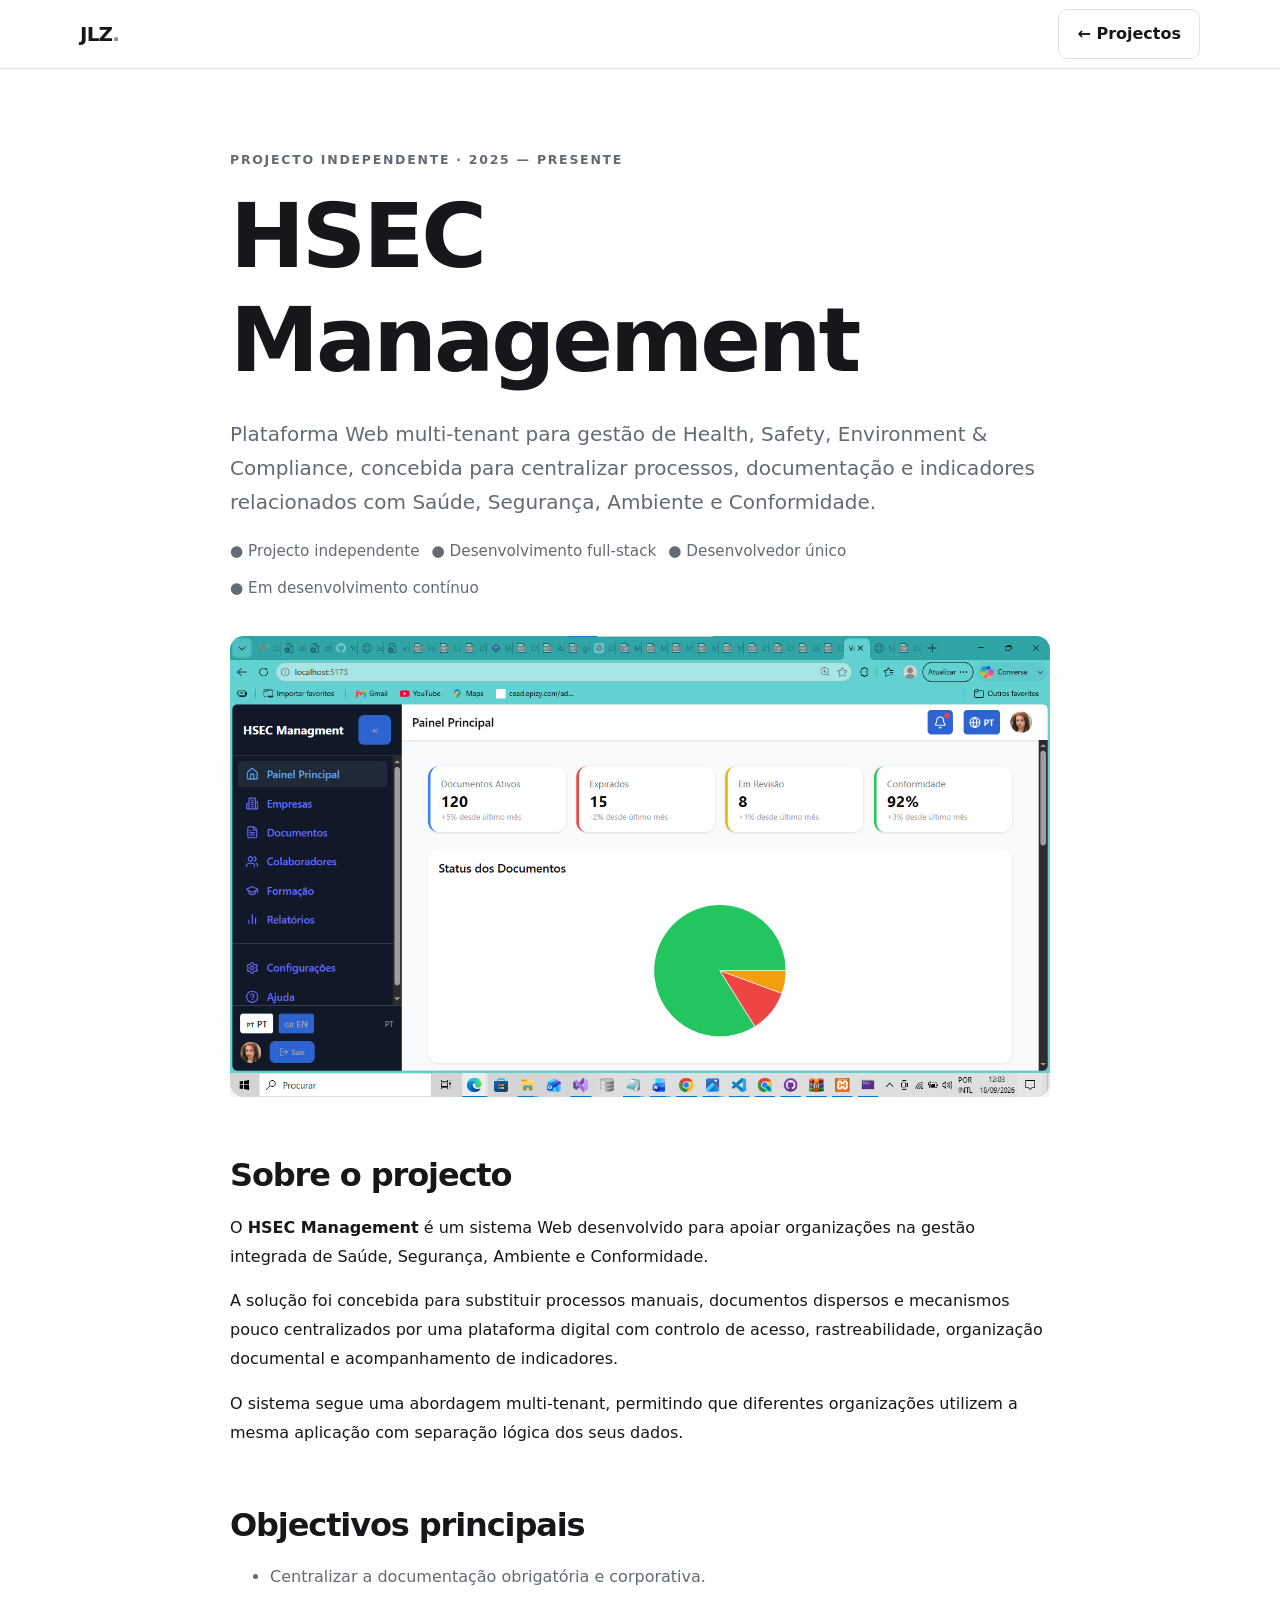
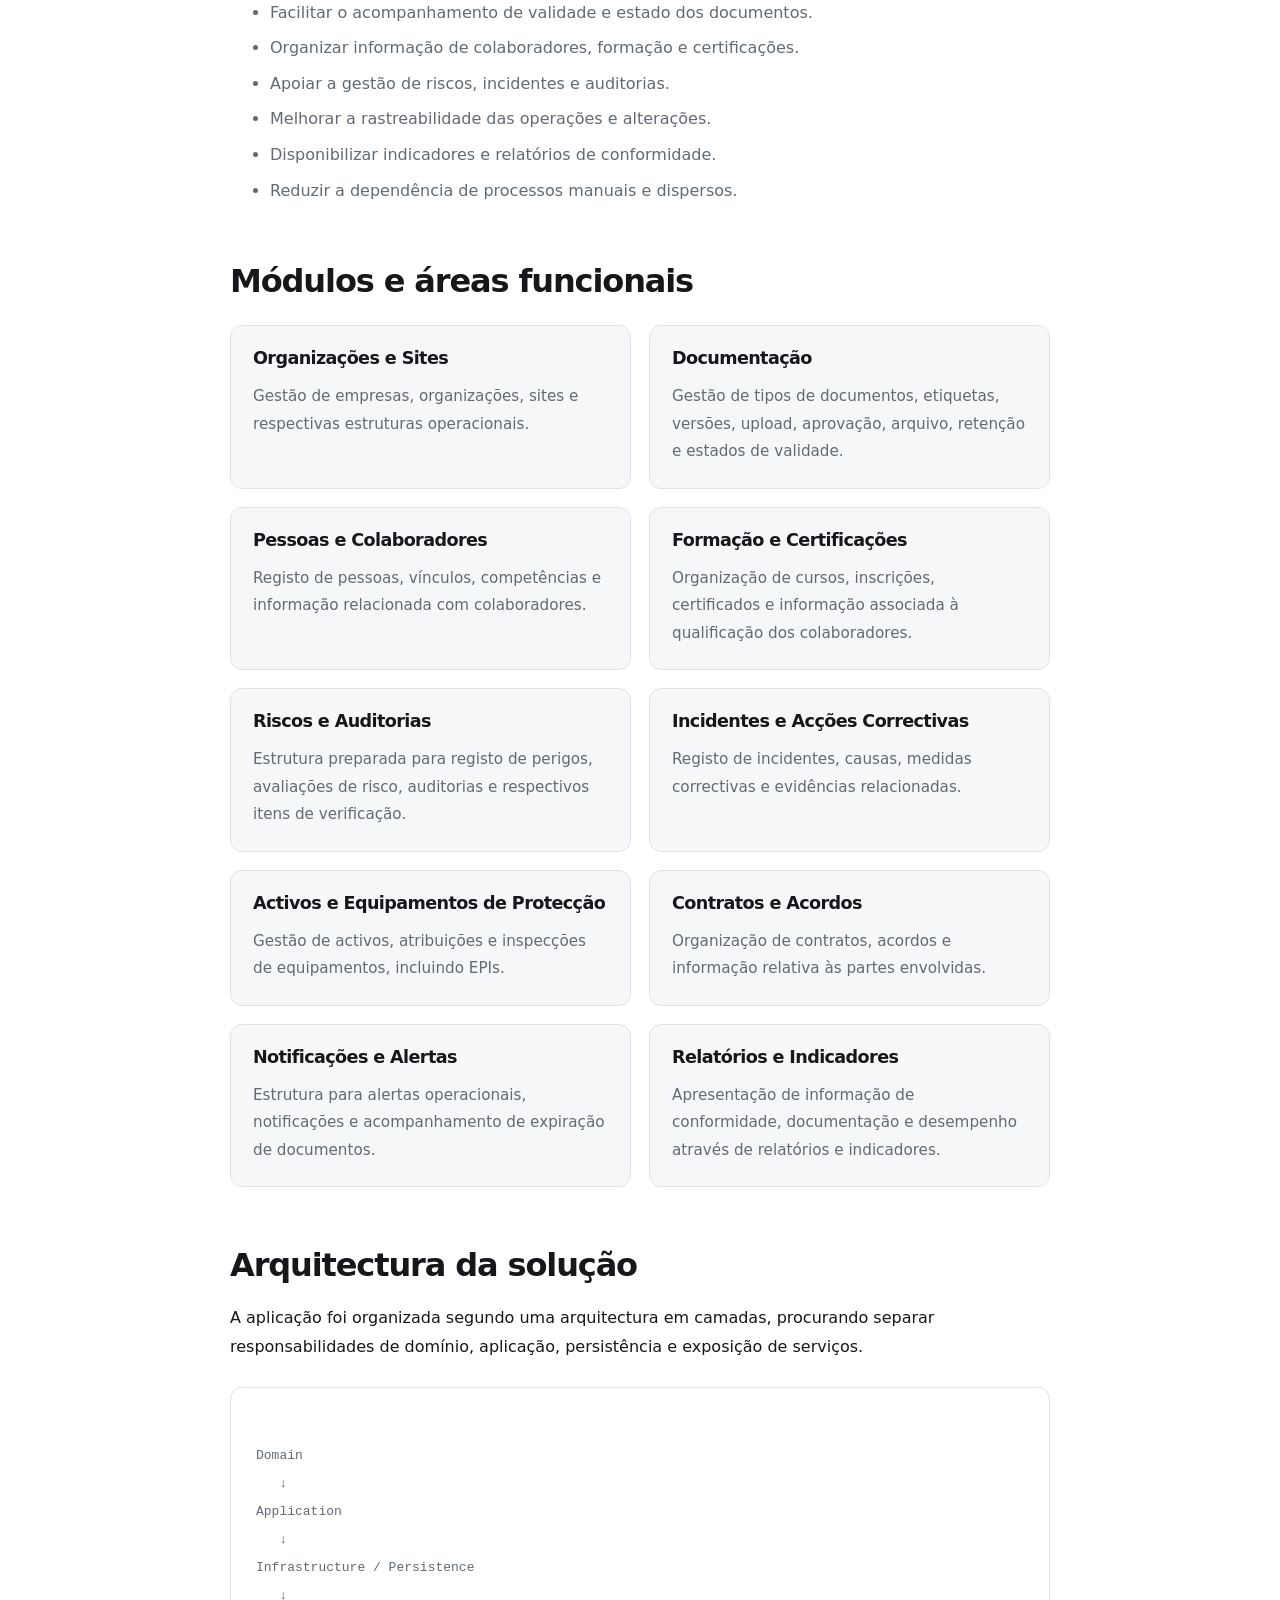
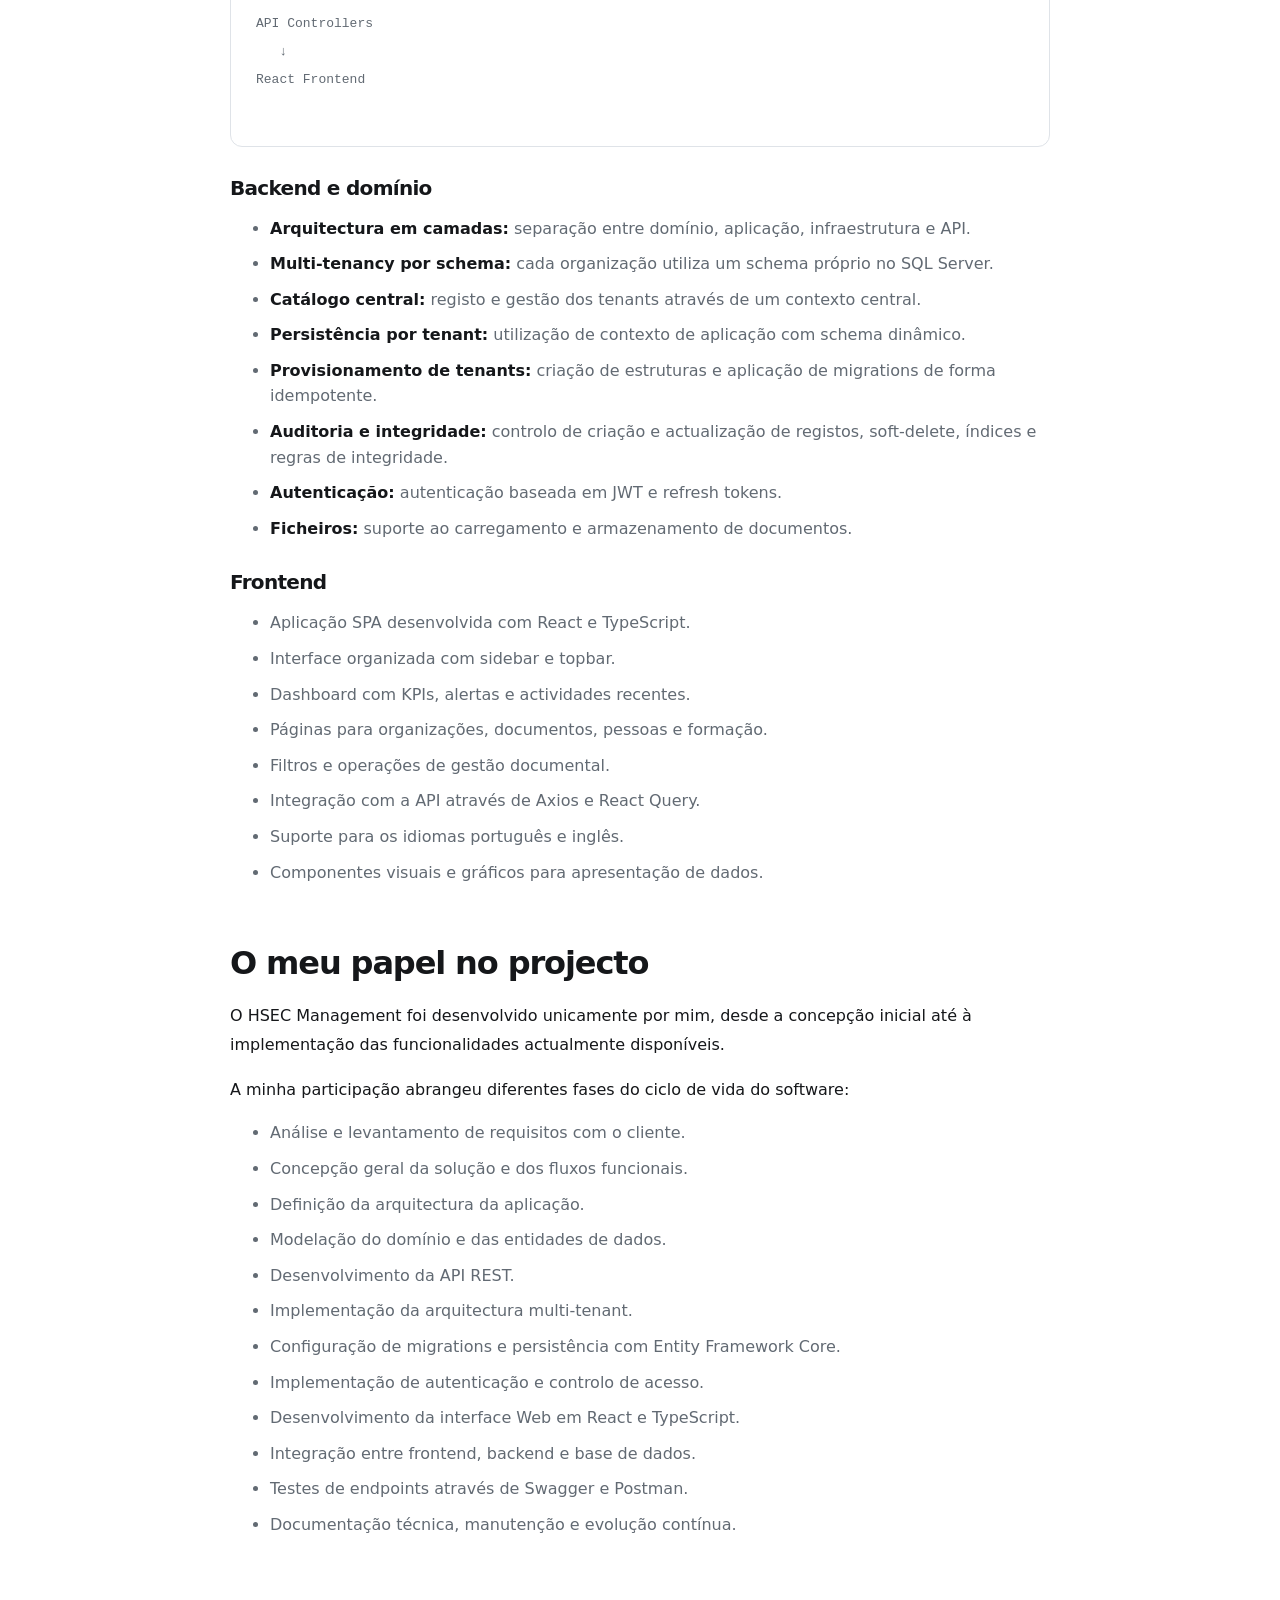
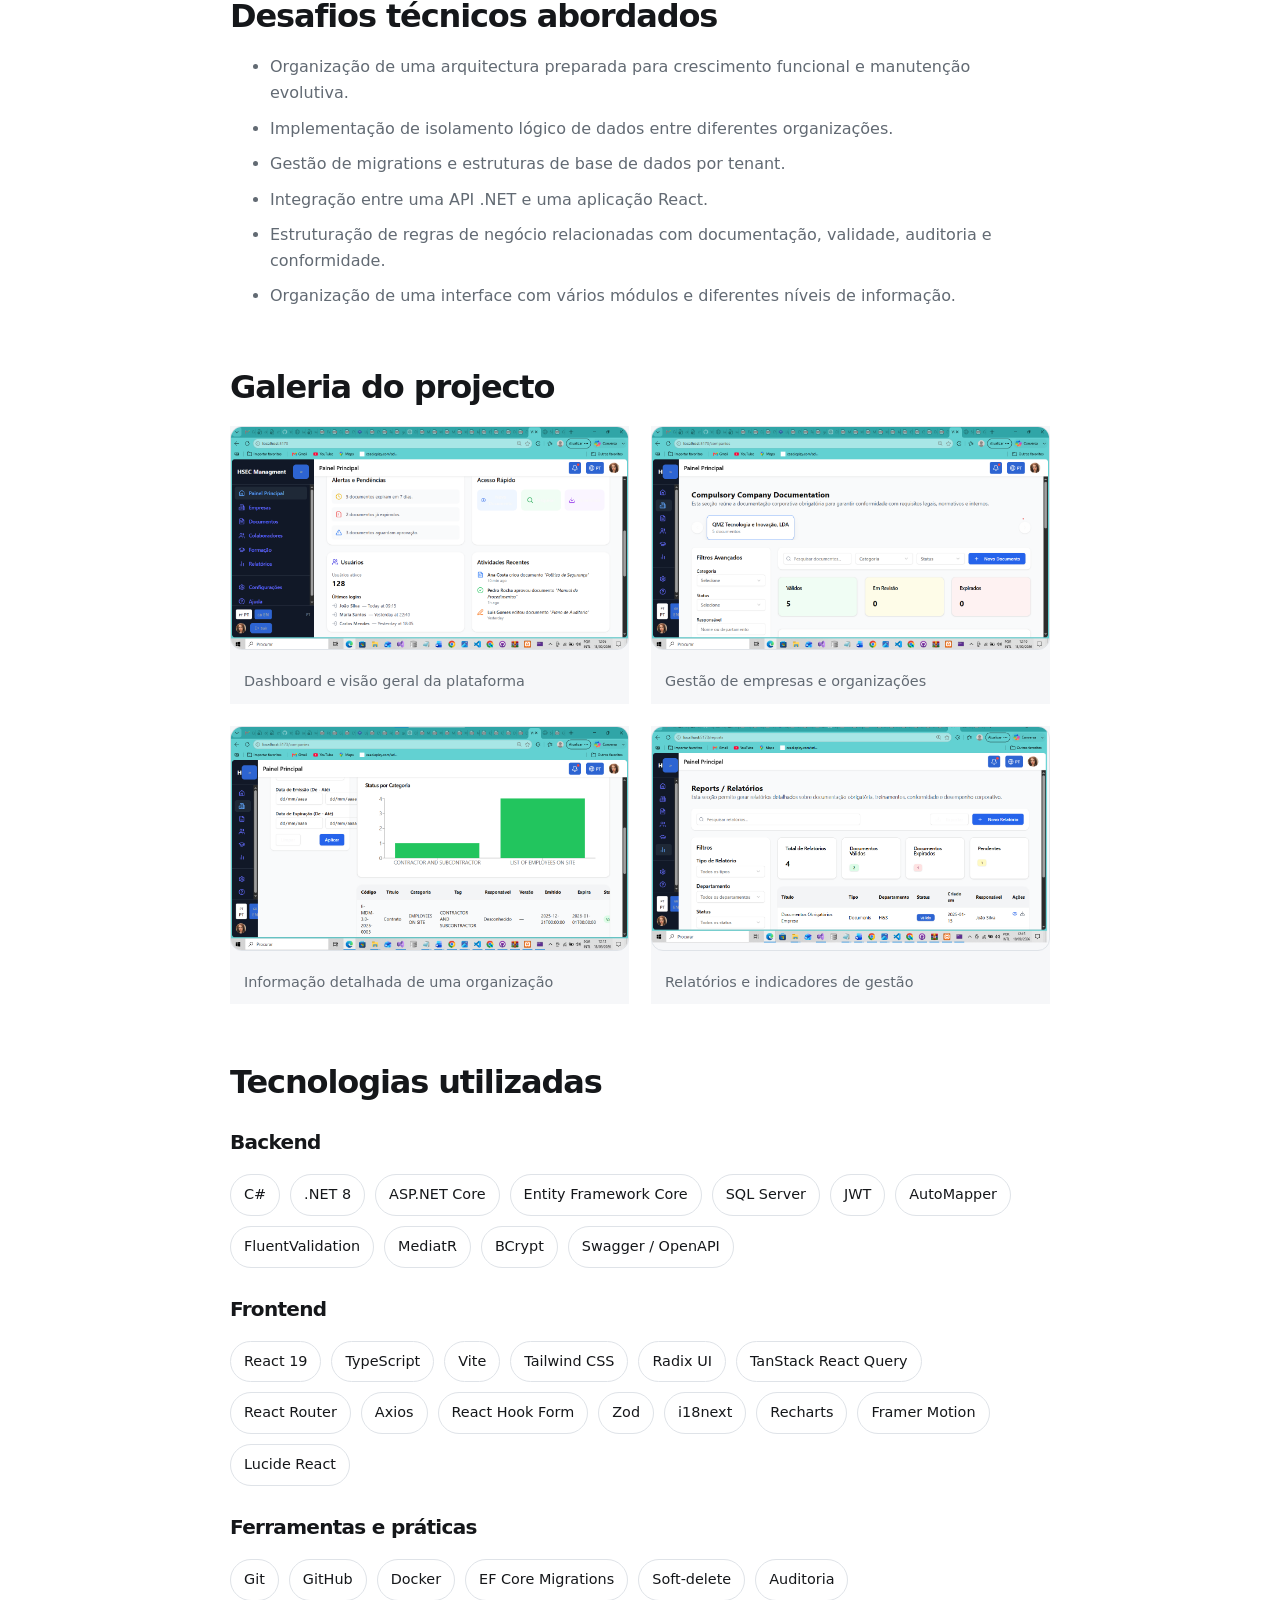
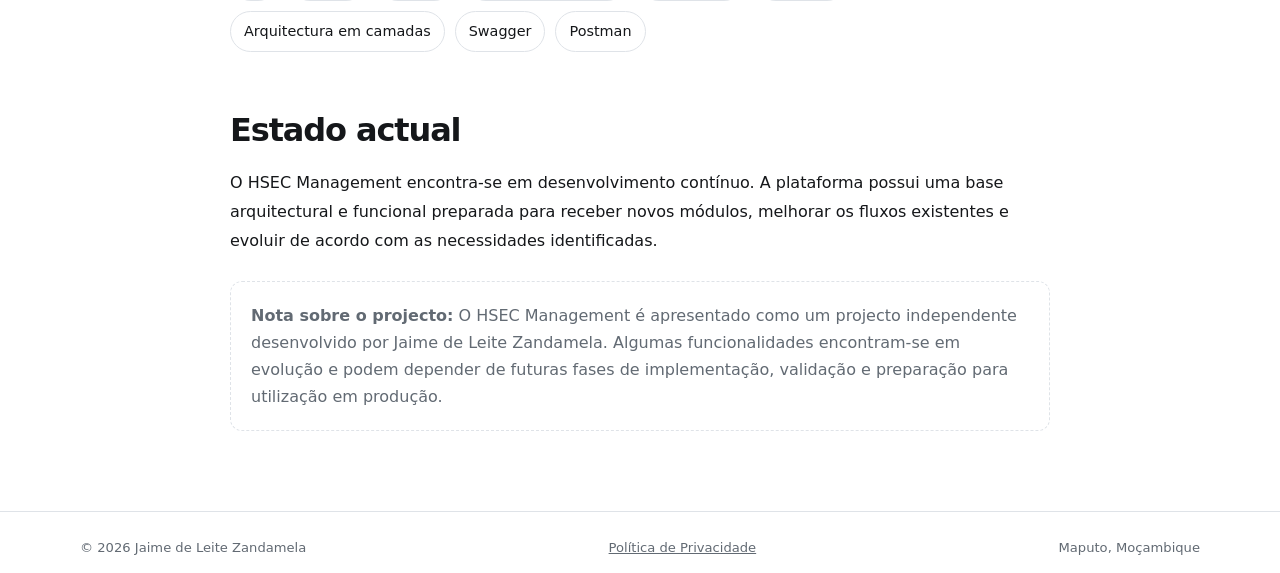
<file: projects/hsec.html>
<!DOCTYPE html>
<html lang="pt">
<head>
  <meta charset="UTF-8">
  <meta name="viewport" content="width=device-width, initial-scale=1.0">

  <title>HSEC Management | Jaime Zandamela</title>

  <link rel="stylesheet" href="../style.css">

  <style>
    .project-page {
      padding: 80px 0;
    }

    .project-page .lead {
      font-size: 1.25rem;
      color: var(--muted);
      max-width: 820px;
      line-height: 1.7;
    }

    .project-hero {
      margin: 35px 0 55px;
      min-height: 360px;
    }

    .project-hero img {
      width: 100%;
      display: block;
      border-radius: 14px;
    }

    .project-page h2 {
      font-size: 2rem;
      margin-top: 60px;
      margin-bottom: 20px;
    }

    .project-page h3 {
      font-size: 1.25rem;
      margin-top: 30px;
      margin-bottom: 12px;
    }

    .project-page p {
      line-height: 1.8;
    }

    .project-page li {
      margin: 10px 0;
      color: var(--muted);
      line-height: 1.6;
    }

    .project-page li strong {
      color: var(--text);
    }

    .screens {
      display: grid;
      grid-template-columns: repeat(2, 1fr);
      gap: 22px;
    }

    .screens figure {
      margin: 0;
    }

    .screens img {
      width: 100%;
      display: block;
      border-radius: 12px;
      border: 1px solid var(--line);
    }

    .screens figcaption {
      margin-top: 10px;
      color: var(--muted);
      font-size: 0.9rem;
    }

    .note {
      padding: 20px;
      border: 1px dashed var(--line);
      border-radius: 12px;
      margin-top: 25px;
      color: var(--muted);
      line-height: 1.7;
    }

    .feature-grid {
      display: grid;
      grid-template-columns: repeat(2, 1fr);
      gap: 18px;
      margin-top: 25px;
    }

    .feature-card {
      padding: 22px;
      border: 1px solid var(--line);
      border-radius: 12px;
      background: var(--surface);
    }

    .feature-card h3 {
      margin-top: 0;
      font-size: 1.1rem;
    }

    .feature-card p {
      color: var(--muted);
      font-size: 0.95rem;
      margin-bottom: 0;
    }

    .architecture {
      padding: 25px;
      border: 1px solid var(--line);
      border-radius: 12px;
      margin-top: 25px;
    }

    .architecture code {
      font-family: monospace;
      line-height: 2;
      color: var(--muted);
      white-space: pre-wrap;
    }

    .tech {
      display: flex;
      flex-wrap: wrap;
      gap: 10px;
      margin-top: 20px;
    }

    .tech span {
      padding: 8px 13px;
      border: 1px solid var(--line);
      border-radius: 999px;
      font-size: 0.9rem;
    }

    .project-meta {
      display: flex;
      flex-wrap: wrap;
      gap: 12px;
      margin-top: 20px;
    }

    .project-meta span {
      color: var(--muted);
      font-size: 0.95rem;
    }

    @media (max-width: 700px) {
      .screens,
      .feature-grid {
        grid-template-columns: 1fr;
      }

      .project-page {
        padding: 50px 0;
      }
    }
  </style>
  <!-- Google Analytics 4 -->
    <script async src="https://www.googletagmanager.com/gtag/js?id=G-1LMY5WL1TP"></script>
  <script>
    window.dataLayer = window.dataLayer || [];
    function gtag(){dataLayer.push(arguments);}
    gtag('js', new Date());

    gtag('config', 'G-1LMY5WL1TP');
  </script>
</head>

<body>

  <header class="site-header">
    <div class="container nav">
      <a class="brand" href="../index.html">
        JLZ<span>.</span>
      </a>

      <a class="button secondary" href="../index.html#projectos">
        ← Projectos
      </a>
    </div>
  </header>

  <main class="project-page">
    <div class="container narrow">

      <p class="eyebrow">
        PROJECTO INDEPENDENTE · 2025 — PRESENTE
      </p>

      <h1>HSEC Management</h1>

      <p class="lead">
        Plataforma Web multi-tenant para gestão de Health, Safety,
        Environment & Compliance, concebida para centralizar processos,
        documentação e indicadores relacionados com Saúde, Segurança,
        Ambiente e Conformidade.
      </p>

      <div class="project-meta">
        <span>● Projecto independente</span>
        <span>● Desenvolvimento full-stack</span>
        <span>● Desenvolvedor único</span>
        <span>● Em desenvolvimento contínuo</span>
      </div>

      <figure class="project-hero">
        <img
          src="../assets/img/hsc-01.png"
          alt="HSEC Management — visão geral da plataforma"
        >
      </figure>

      <h2>Sobre o projecto</h2>

      <p>
        O <strong>HSEC Management</strong> é um sistema Web desenvolvido
        para apoiar organizações na gestão integrada de Saúde, Segurança,
        Ambiente e Conformidade.
      </p>

      <p>
        A solução foi concebida para substituir processos manuais,
        documentos dispersos e mecanismos pouco centralizados por uma
        plataforma digital com controlo de acesso, rastreabilidade,
        organização documental e acompanhamento de indicadores.
      </p>

      <p>
        O sistema segue uma abordagem multi-tenant, permitindo que
        diferentes organizações utilizem a mesma aplicação com separação
        lógica dos seus dados.
      </p>

      <h2>Objectivos principais</h2>

      <ul>
        <li>Centralizar a documentação obrigatória e corporativa.</li>
        <li>Facilitar o acompanhamento de validade e estado dos documentos.</li>
        <li>Organizar informação de colaboradores, formação e certificações.</li>
        <li>Apoiar a gestão de riscos, incidentes e auditorias.</li>
        <li>Melhorar a rastreabilidade das operações e alterações.</li>
        <li>Disponibilizar indicadores e relatórios de conformidade.</li>
        <li>Reduzir a dependência de processos manuais e dispersos.</li>
      </ul>

      <h2>Módulos e áreas funcionais</h2>

      <div class="feature-grid">

        <div class="feature-card">
          <h3>Organizações e Sites</h3>
          <p>
            Gestão de empresas, organizações, sites e respectivas
            estruturas operacionais.
          </p>
        </div>

        <div class="feature-card">
          <h3>Documentação</h3>
          <p>
            Gestão de tipos de documentos, etiquetas, versões, upload,
            aprovação, arquivo, retenção e estados de validade.
          </p>
        </div>

        <div class="feature-card">
          <h3>Pessoas e Colaboradores</h3>
          <p>
            Registo de pessoas, vínculos, competências e informação
            relacionada com colaboradores.
          </p>
        </div>

        <div class="feature-card">
          <h3>Formação e Certificações</h3>
          <p>
            Organização de cursos, inscrições, certificados e informação
            associada à qualificação dos colaboradores.
          </p>
        </div>

        <div class="feature-card">
          <h3>Riscos e Auditorias</h3>
          <p>
            Estrutura preparada para registo de perigos, avaliações de
            risco, auditorias e respectivos itens de verificação.
          </p>
        </div>

        <div class="feature-card">
          <h3>Incidentes e Acções Correctivas</h3>
          <p>
            Registo de incidentes, causas, medidas correctivas e evidências
            relacionadas.
          </p>
        </div>

        <div class="feature-card">
          <h3>Activos e Equipamentos de Protecção</h3>
          <p>
            Gestão de activos, atribuições e inspecções de equipamentos,
            incluindo EPIs.
          </p>
        </div>

        <div class="feature-card">
          <h3>Contratos e Acordos</h3>
          <p>
            Organização de contratos, acordos e informação relativa às
            partes envolvidas.
          </p>
        </div>

        <div class="feature-card">
          <h3>Notificações e Alertas</h3>
          <p>
            Estrutura para alertas operacionais, notificações e
            acompanhamento de expiração de documentos.
          </p>
        </div>

        <div class="feature-card">
          <h3>Relatórios e Indicadores</h3>
          <p>
            Apresentação de informação de conformidade, documentação e
            desempenho através de relatórios e indicadores.
          </p>
        </div>

      </div>

      <h2>Arquitectura da solução</h2>

      <p>
        A aplicação foi organizada segundo uma arquitectura em camadas,
        procurando separar responsabilidades de domínio, aplicação,
        persistência e exposição de serviços.
      </p>

      <div class="architecture">
        <code>
Domain
   ↓
Application
   ↓
Infrastructure / Persistence
   ↓
API Controllers
   ↓
React Frontend
        </code>
      </div>

      <h3>Backend e domínio</h3>

      <ul>
        <li>
          <strong>Arquitectura em camadas:</strong>
          separação entre domínio, aplicação, infraestrutura e API.
        </li>

        <li>
          <strong>Multi-tenancy por schema:</strong>
          cada organização utiliza um schema próprio no SQL Server.
        </li>

        <li>
          <strong>Catálogo central:</strong>
          registo e gestão dos tenants através de um contexto central.
        </li>

        <li>
          <strong>Persistência por tenant:</strong>
          utilização de contexto de aplicação com schema dinâmico.
        </li>

        <li>
          <strong>Provisionamento de tenants:</strong>
          criação de estruturas e aplicação de migrations de forma
          idempotente.
        </li>

        <li>
          <strong>Auditoria e integridade:</strong>
          controlo de criação e actualização de registos, soft-delete,
          índices e regras de integridade.
        </li>

        <li>
          <strong>Autenticação:</strong>
          autenticação baseada em JWT e refresh tokens.
        </li>

        <li>
          <strong>Ficheiros:</strong>
          suporte ao carregamento e armazenamento de documentos.
        </li>
      </ul>

      <h3>Frontend</h3>

      <ul>
        <li>Aplicação SPA desenvolvida com React e TypeScript.</li>
        <li>Interface organizada com sidebar e topbar.</li>
        <li>Dashboard com KPIs, alertas e actividades recentes.</li>
        <li>Páginas para organizações, documentos, pessoas e formação.</li>
        <li>Filtros e operações de gestão documental.</li>
        <li>Integração com a API através de Axios e React Query.</li>
        <li>Suporte para os idiomas português e inglês.</li>
        <li>Componentes visuais e gráficos para apresentação de dados.</li>
      </ul>

      <h2>O meu papel no projecto</h2>

      <p>
        O HSEC Management foi desenvolvido unicamente por mim, desde a
        concepção inicial até à implementação das funcionalidades
        actualmente disponíveis.
      </p>

      <p>
        A minha participação abrangeu diferentes fases do ciclo de vida
        do software:
      </p>

      <ul>
        <li>Análise e levantamento de requisitos com o cliente.</li>
        <li>Concepção geral da solução e dos fluxos funcionais.</li>
        <li>Definição da arquitectura da aplicação.</li>
        <li>Modelação do domínio e das entidades de dados.</li>
        <li>Desenvolvimento da API REST.</li>
        <li>Implementação da arquitectura multi-tenant.</li>
        <li>Configuração de migrations e persistência com Entity Framework Core.</li>
        <li>Implementação de autenticação e controlo de acesso.</li>
        <li>Desenvolvimento da interface Web em React e TypeScript.</li>
        <li>Integração entre frontend, backend e base de dados.</li>
        <li>Testes de endpoints através de Swagger e Postman.</li>
        <li>Documentação técnica, manutenção e evolução contínua.</li>
      </ul>

      <h2>Desafios técnicos abordados</h2>

      <ul>
        <li>
          Organização de uma arquitectura preparada para crescimento
          funcional e manutenção evolutiva.
        </li>

        <li>
          Implementação de isolamento lógico de dados entre diferentes
          organizações.
        </li>

        <li>
          Gestão de migrations e estruturas de base de dados por tenant.
        </li>

        <li>
          Integração entre uma API .NET e uma aplicação React.
        </li>

        <li>
          Estruturação de regras de negócio relacionadas com documentação,
          validade, auditoria e conformidade.
        </li>

        <li>
          Organização de uma interface com vários módulos e diferentes
          níveis de informação.
        </li>
      </ul>

      <h2>Galeria do projecto</h2>

      <div class="screens">

        <figure>
          <img
            src="../assets/img/hsc-02.png"
            alt="HSEC Management — dashboard principal"
            loading="lazy"
          >
          <figcaption>
            Dashboard e visão geral da plataforma
          </figcaption>
        </figure>

        <figure>
          <img
            src="../assets/img/hsec-empresas.png"
            alt="HSEC Management — gestão de empresas"
            loading="lazy"
          >
          <figcaption>
            Gestão de empresas e organizações
          </figcaption>
        </figure>

        <figure>
          <img
            src="../assets/img/hsec-empresa-01.png"
            alt="HSEC Management — detalhe de empresa"
            loading="lazy"
          >
          <figcaption>
            Informação detalhada de uma organização
          </figcaption>
        </figure>

        <figure>
          <img
            src="../assets/img/hsec-reports.png"
            alt="HSEC Management — relatórios"
            loading="lazy"
          >
          <figcaption>
            Relatórios e indicadores de gestão
          </figcaption>
        </figure>

      </div>

      <h2>Tecnologias utilizadas</h2>

      <h3>Backend</h3>

      <div class="tech">
        <span>C#</span>
        <span>.NET 8</span>
        <span>ASP.NET Core</span>
        <span>Entity Framework Core</span>
        <span>SQL Server</span>
        <span>JWT</span>
        <span>AutoMapper</span>
        <span>FluentValidation</span>
        <span>MediatR</span>
        <span>BCrypt</span>
        <span>Swagger / OpenAPI</span>
      </div>

      <h3>Frontend</h3>

      <div class="tech">
        <span>React 19</span>
        <span>TypeScript</span>
        <span>Vite</span>
        <span>Tailwind CSS</span>
        <span>Radix UI</span>
        <span>TanStack React Query</span>
        <span>React Router</span>
        <span>Axios</span>
        <span>React Hook Form</span>
        <span>Zod</span>
        <span>i18next</span>
        <span>Recharts</span>
        <span>Framer Motion</span>
        <span>Lucide React</span>
      </div>

      <h3>Ferramentas e práticas</h3>

      <div class="tech">
        <span>Git</span>
        <span>GitHub</span>
        <span>Docker</span>
        <span>EF Core Migrations</span>
        <span>Soft-delete</span>
        <span>Auditoria</span>
        <span>Arquitectura em camadas</span>
        <span>Swagger</span>
        <span>Postman</span>
      </div>

      <h2>Estado actual</h2>

      <p>
        O HSEC Management encontra-se em desenvolvimento contínuo.
        A plataforma possui uma base arquitectural e funcional preparada
        para receber novos módulos, melhorar os fluxos existentes e
        evoluir de acordo com as necessidades identificadas.
      </p>

      <div class="note">
        <strong>Nota sobre o projecto:</strong>
        O HSEC Management é apresentado como um projecto independente
        desenvolvido por Jaime de Leite Zandamela. Algumas funcionalidades
        encontram-se em evolução e podem depender de futuras fases de
        implementação, validação e preparação para utilização em produção.
      </div>

    </div>
  </main>
<!-- BANNER DE CONSENTIMENTO -->

  <div
    id="consent-banner"
    class="consent-banner"
    role="dialog"
    aria-labelledby="consent-title"
    aria-describedby="consent-description"
    hidden
  >

    <div class="consent-content">

      <strong id="consent-title">
        Privacidade e utilização de analytics
      </strong>

      <p id="consent-description">
        Este portefólio utiliza ferramentas de analytics para compreender
        as visitas e melhorar a experiência de navegação. Pode aceitar ou
        recusar esta utilização. A sua escolha não afecta o acesso ao website.
      </p>

      <a href="privacidade.html">
        Consultar Política de Privacidade
      </a>

      <div class="consent-actions">

        <button
          id="consent-accept"
          class="button primary"
          type="button"
        >
          Aceitar analytics
        </button>

        <button
          id="consent-reject"
          class="button secondary"
          type="button"
        >
          Recusar
        </button>

      </div>

    </div>

  </div>
  <footer>

    <div class="container">

      <span>
        © <span id="year"></span>
        Jaime de Leite Zandamela
      </span>

      <span>
        <a href="privacidade.html">
          Política de Privacidade
        </a>
      </span>

      <span>
        Maputo, Moçambique
      </span>

    </div>

  </footer>

  <script>
    document.querySelector("#year").textContent =
      new Date().getFullYear();
  </script>

</body>
</html>
</file>
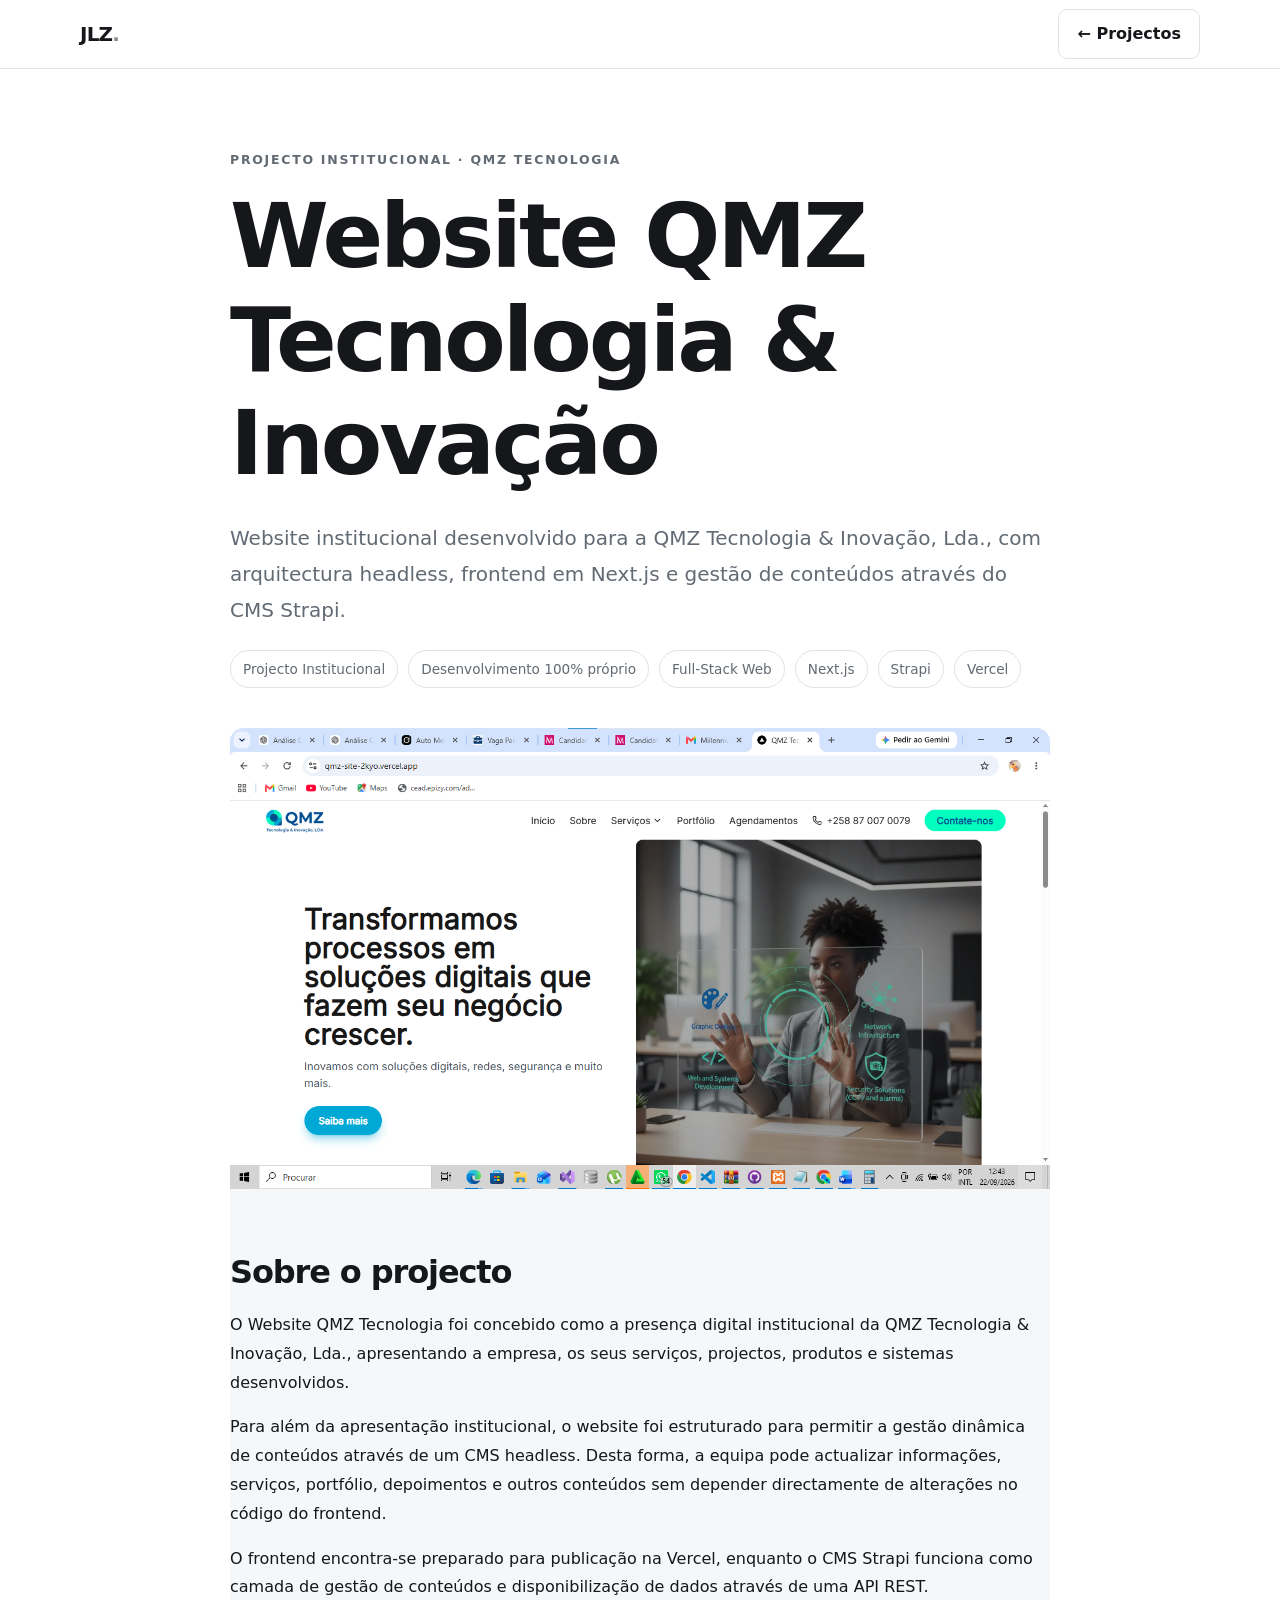
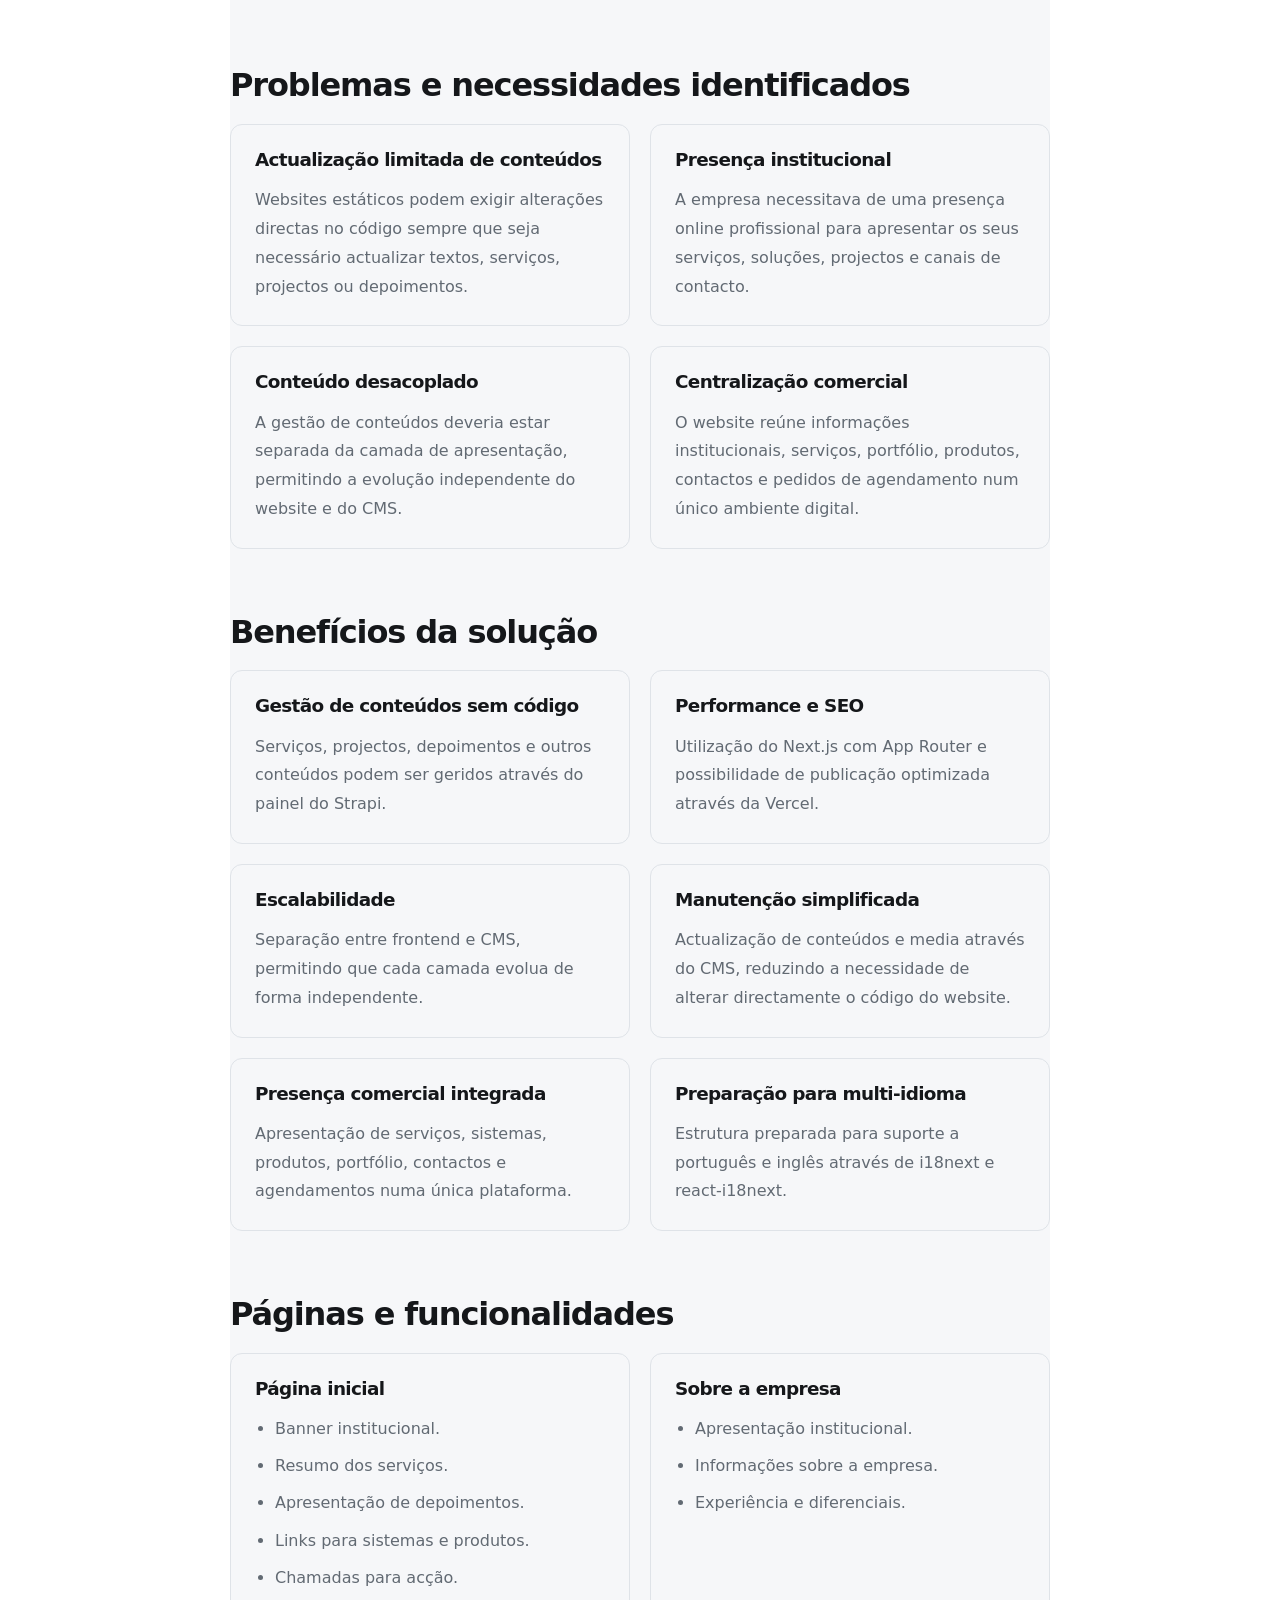
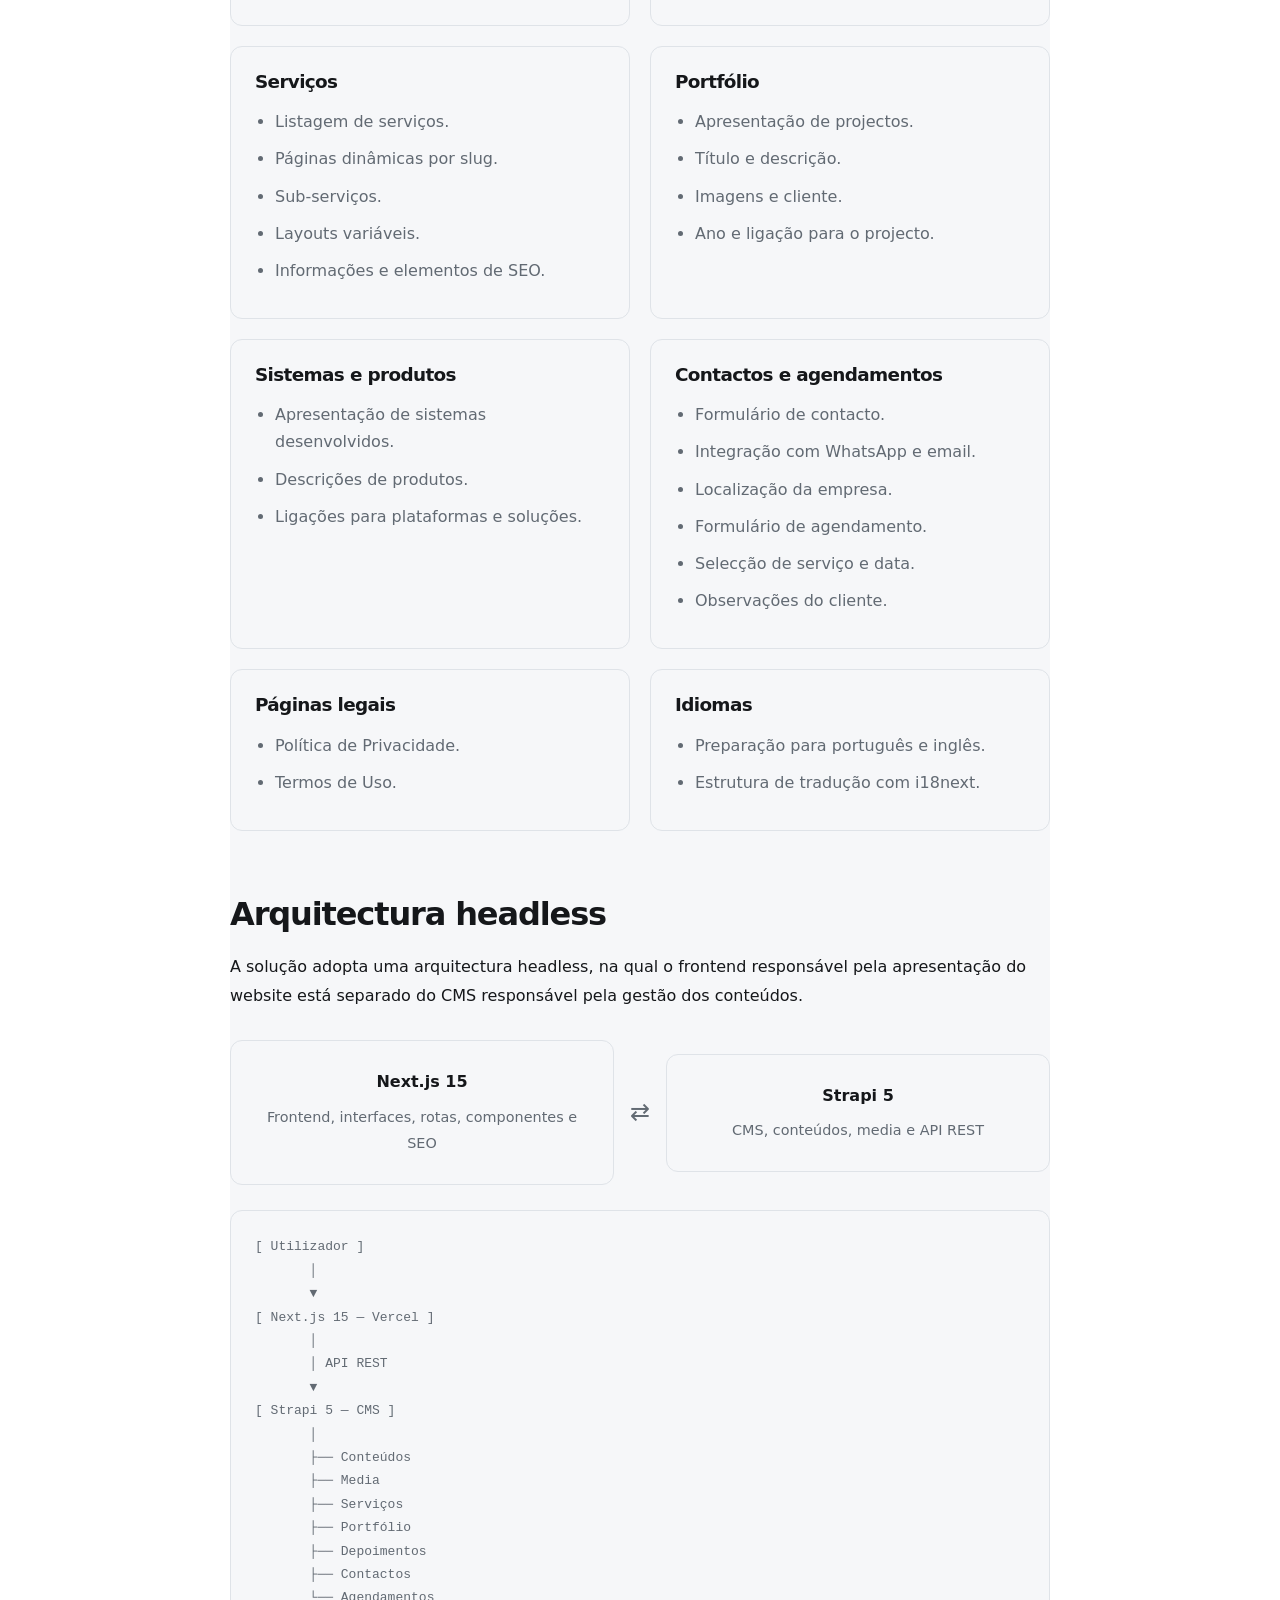
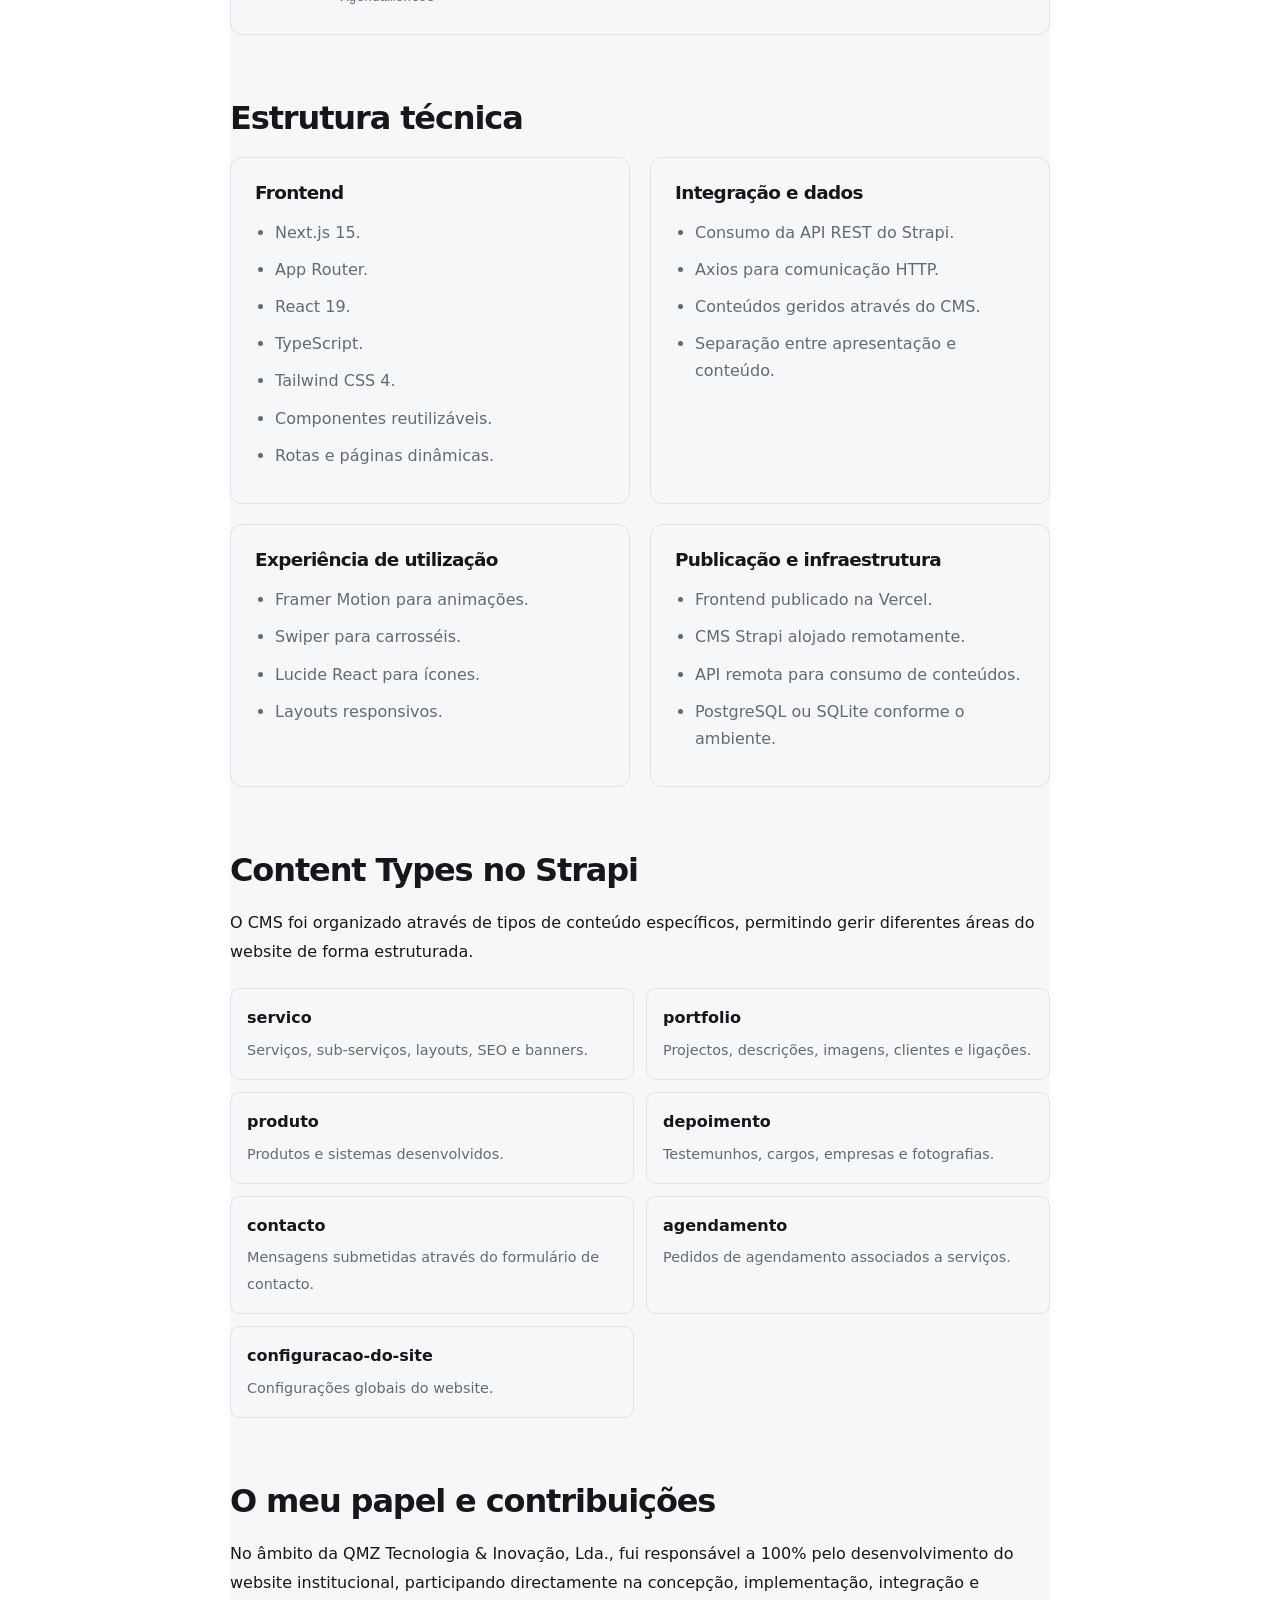
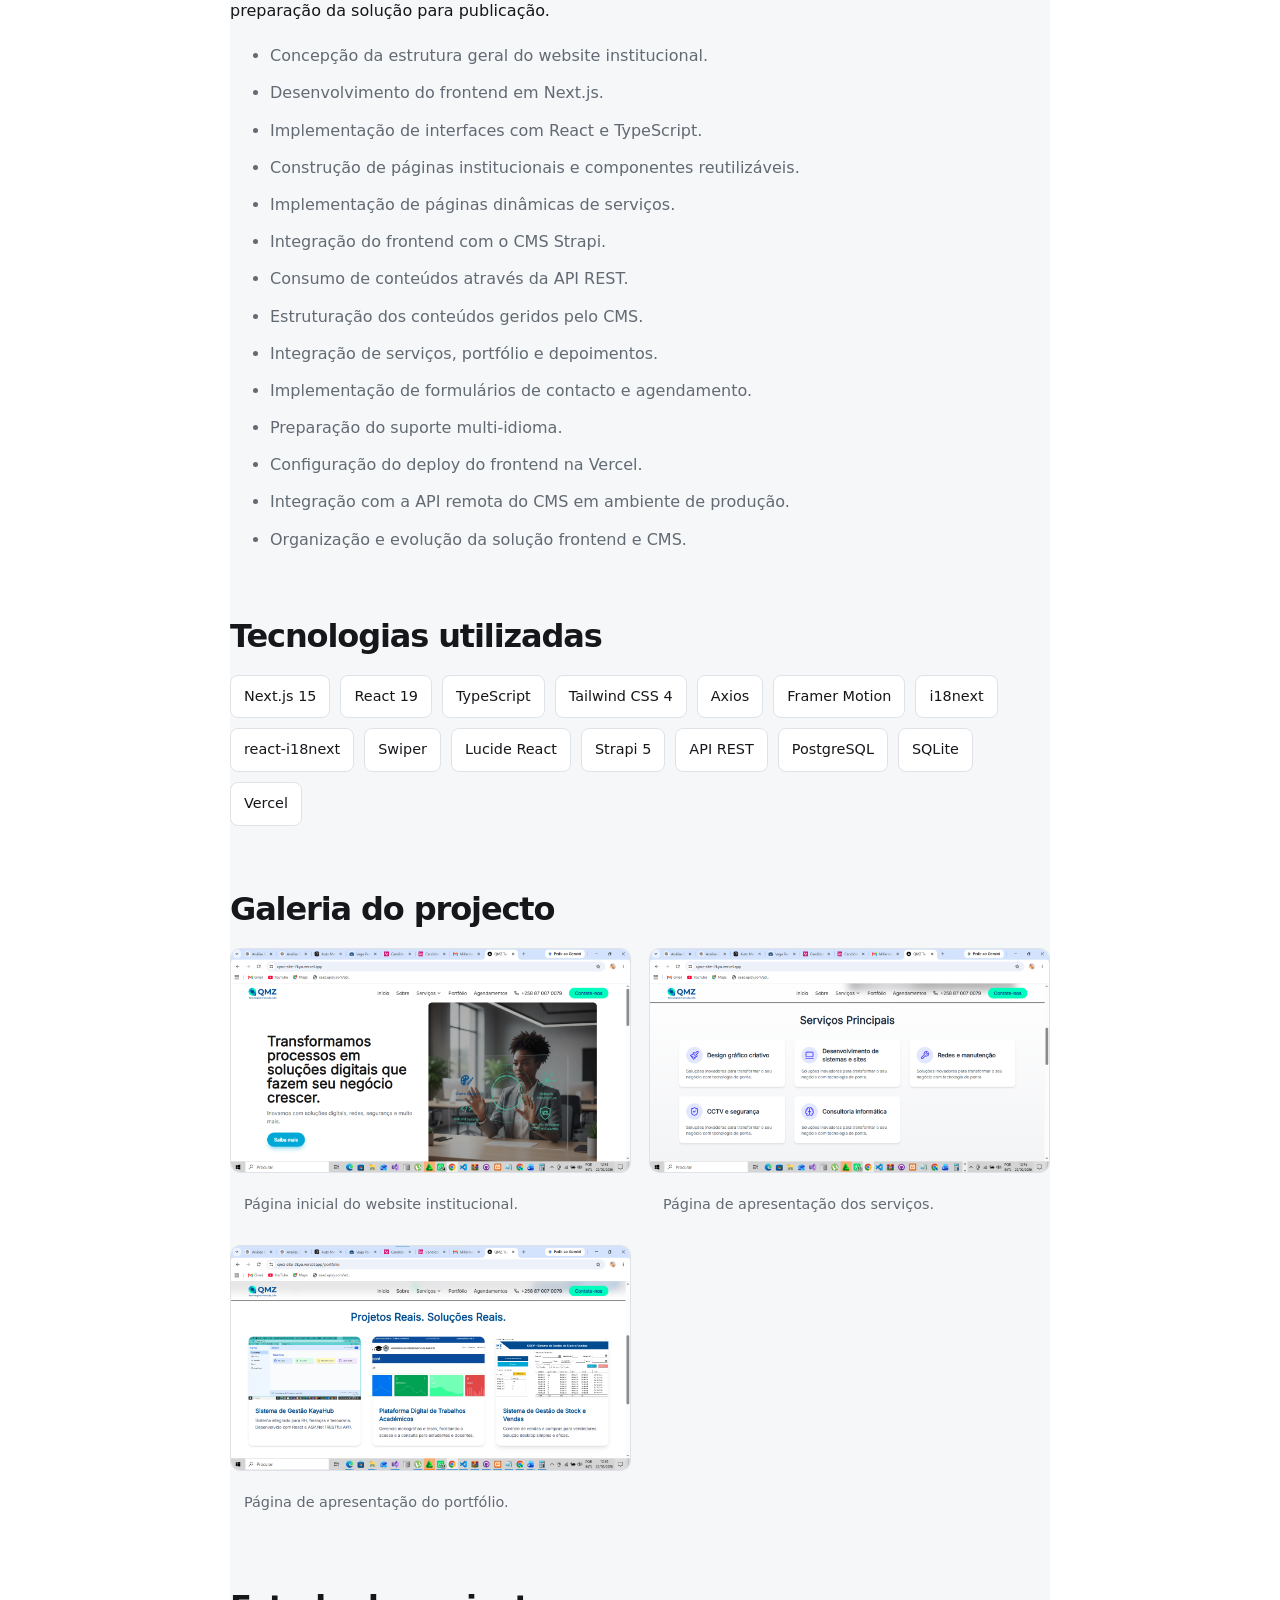
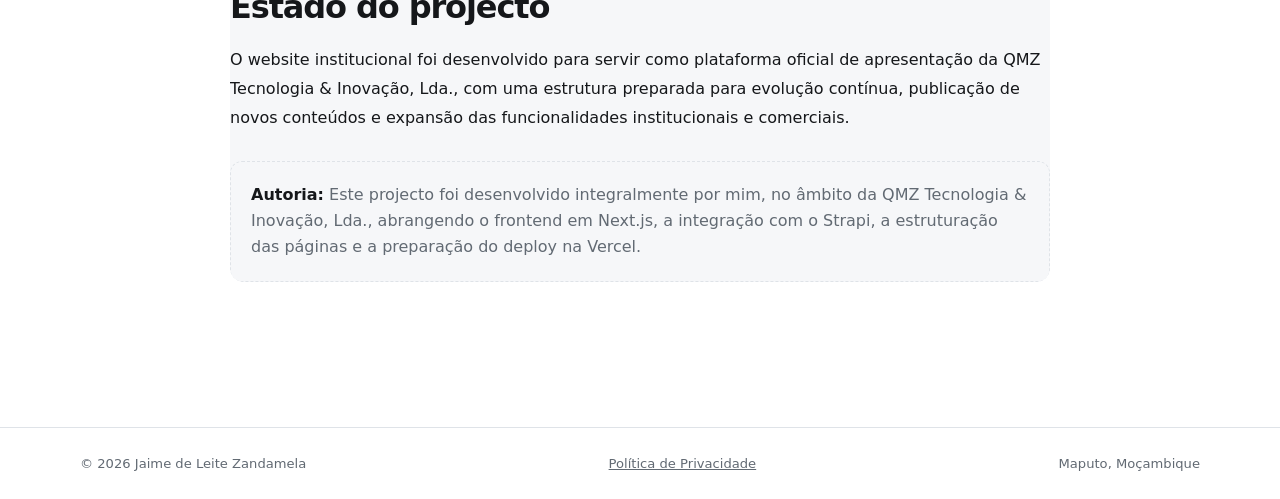
<file: projects/qmz.html>
<!DOCTYPE html>
<html lang="pt">
<head>
    <meta charset="UTF-8">
    <meta name="viewport" content="width=device-width, initial-scale=1.0">

    <title>Website QMZ Tecnologia & Inovação | Jaime Zandamela</title>

    <link rel="stylesheet" href="../style.css">

    <style>
        .project-page {
            padding: 80px 0;
        }

        .project-page .lead {
            font-size: 1.25rem;
            line-height: 1.8;
            color: var(--muted);
            max-width: 850px;
        }

        .project-meta {
            display: flex;
            flex-wrap: wrap;
            gap: 10px;
            margin-top: 22px;
        }

        .project-meta span {
            padding: 7px 12px;
            border: 1px solid var(--line);
            border-radius: 999px;
            font-size: 0.85rem;
            color: var(--muted);
        }

        .project-hero {
            margin: 40px 0 65px;
            overflow: hidden;
            border-radius: 14px;
        }

        .project-hero img {
            width: 100%;
            display: block;
        }

        .project-page h2 {
            margin-top: 65px;
            margin-bottom: 20px;
            font-size: 2rem;
        }

        .project-page h3 {
            margin-top: 0;
            margin-bottom: 12px;
            font-size: 1.15rem;
        }

        .project-page p {
            line-height: 1.8;
        }

        .project-page li {
            margin: 10px 0;
            color: var(--muted);
            line-height: 1.7;
        }

        .intro-grid,
        .feature-grid,
        .architecture-grid,
        .stack-grid {
            display: grid;
            grid-template-columns: repeat(2, 1fr);
            gap: 20px;
        }

        .info-card,
        .feature-card,
        .architecture-card,
        .stack-card {
            padding: 24px;
            border: 1px solid var(--line);
            border-radius: 12px;
            background: var(--surface, transparent);
        }

        .info-card p,
        .feature-card p,
        .architecture-card p,
        .stack-card p {
            color: var(--muted);
            margin-bottom: 0;
        }

        .feature-card ul,
        .architecture-card ul,
        .stack-card ul {
            padding-left: 20px;
            margin-bottom: 0;
        }

        .architecture-flow {
            display: grid;
            grid-template-columns: 1fr auto 1fr;
            align-items: center;
            gap: 16px;
            margin-top: 30px;
        }

        .architecture-node {
            padding: 28px 20px;
            text-align: center;
            border: 1px solid var(--line);
            border-radius: 12px;
        }

        .architecture-node strong {
            display: block;
            margin-bottom: 8px;
        }

        .architecture-node span {
            color: var(--muted);
            font-size: 0.9rem;
        }

        .architecture-arrow {
            color: var(--muted);
            font-size: 1.5rem;
        }

        .architecture-code {
            margin-top: 25px;
            padding: 24px;
            overflow-x: auto;
            border: 1px solid var(--line);
            border-radius: 12px;
            background: var(--surface, transparent);
            font-family: monospace;
            line-height: 1.8;
            color: var(--muted);
            white-space: pre;
        }

        .content-types {
            display: grid;
            grid-template-columns: repeat(2, 1fr);
            gap: 12px;
            margin-top: 22px;
        }

        .content-type {
            padding: 16px;
            border: 1px solid var(--line);
            border-radius: 10px;
        }

        .content-type strong {
            display: block;
            margin-bottom: 5px;
        }

        .content-type span {
            color: var(--muted);
            font-size: 0.9rem;
        }

        .screens {
            display: grid;
            grid-template-columns: repeat(2, 1fr);
            gap: 18px;
        }

        .screens figure {
            margin: 0;
        }

        .screens img {
            width: 100%;
            display: block;
            border-radius: 10px;
            border: 1px solid var(--line);
        }

        .screens figcaption {
            margin-top: 10px;
            font-size: 0.9rem;
            color: var(--muted);
        }

        .tech {
            display: flex;
            flex-wrap: wrap;
            gap: 10px;
            margin-top: 20px;
        }

        .tech span {
            display: inline-block;
            padding: 9px 13px;
            border: 1px solid var(--line);
            border-radius: 8px;
            font-size: 0.9rem;
        }

        .note {
            margin-top: 28px;
            padding: 20px;
            border: 1px dashed var(--line);
            border-radius: 12px;
            color: var(--muted);
        }

        .note strong {
            color: var(--text);
        }

        @media (max-width: 700px) {
            .project-page {
                padding: 55px 0;
            }

            .intro-grid,
            .feature-grid,
            .architecture-grid,
            .stack-grid,
            .screens,
            .content-types {
                grid-template-columns: 1fr;
            }

            .architecture-flow {
                grid-template-columns: 1fr;
            }

            .architecture-arrow {
                text-align: center;
                transform: rotate(90deg);
            }

            .project-page h2 {
                font-size: 1.65rem;
            }
        }
    </style>
    <!-- Google Analytics 4 -->
    <script async src="https://www.googletagmanager.com/gtag/js?id=G-1LMY5WL1TP"></script>
  <script>
    window.dataLayer = window.dataLayer || [];
    function gtag(){dataLayer.push(arguments);}
    gtag('js', new Date());

    gtag('config', 'G-1LMY5WL1TP');
  </script>
</head>

<body>

<header class="site-header">
    <div class="container nav">
        <a class="brand" href="../index.html">
            JLZ<span>.</span>
        </a>

        <a class="button secondary" href="../index.html#projectos">
            ← Projectos
        </a>
    </div>
</header>

<main class="project-page">
    <div class="container narrow">

        <p class="eyebrow">
            PROJECTO INSTITUCIONAL · QMZ TECNOLOGIA
        </p>

        <h1>
            Website QMZ Tecnologia & Inovação
        </h1>

        <p class="lead">
            Website institucional desenvolvido para a QMZ Tecnologia & Inovação,
            Lda., com arquitectura headless, frontend em Next.js e gestão de
            conteúdos através do CMS Strapi.
        </p>

        <div class="project-meta">
            <span>Projecto Institucional</span>
            <span>Desenvolvimento 100% próprio</span>
            <span>Full-Stack Web</span>
            <span>Next.js</span>
            <span>Strapi</span>
            <span>Vercel</span>
        </div>

        <figure class="project-hero">
            <img
                src="../assets/img/QMZ-Web-Home.png"
                alt="Website institucional da QMZ Tecnologia — página inicial"
        </figure>

        <h2>
            Sobre o projecto
        </h2>

        <p>
            O Website QMZ Tecnologia foi concebido como a presença digital
            institucional da QMZ Tecnologia & Inovação, Lda., apresentando a
            empresa, os seus serviços, projectos, produtos e sistemas desenvolvidos.
        </p>

        <p>
            Para além da apresentação institucional, o website foi estruturado
            para permitir a gestão dinâmica de conteúdos através de um CMS
            headless. Desta forma, a equipa pode actualizar informações,
            serviços, portfólio, depoimentos e outros conteúdos sem depender
            directamente de alterações no código do frontend.
        </p>

        <p>
            O frontend encontra-se preparado para publicação na Vercel,
            enquanto o CMS Strapi funciona como camada de gestão de conteúdos
            e disponibilização de dados através de uma API REST.
        </p>

        <h2>
            Problemas e necessidades identificados
        </h2>

        <div class="intro-grid">

            <article class="info-card">
                <h3>Actualização limitada de conteúdos</h3>

                <p>
                    Websites estáticos podem exigir alterações directas no código
                    sempre que seja necessário actualizar textos, serviços,
                    projectos ou depoimentos.
                </p>
            </article>

            <article class="info-card">
                <h3>Presença institucional</h3>

                <p>
                    A empresa necessitava de uma presença online profissional
                    para apresentar os seus serviços, soluções, projectos e
                    canais de contacto.
                </p>
            </article>

            <article class="info-card">
                <h3>Conteúdo desacoplado</h3>

                <p>
                    A gestão de conteúdos deveria estar separada da camada de
                    apresentação, permitindo a evolução independente do website
                    e do CMS.
                </p>
            </article>

            <article class="info-card">
                <h3>Centralização comercial</h3>

                <p>
                    O website reúne informações institucionais, serviços,
                    portfólio, produtos, contactos e pedidos de agendamento
                    num único ambiente digital.
                </p>
            </article>

        </div>

        <h2>
            Benefícios da solução
        </h2>

        <div class="feature-grid">

            <article class="feature-card">
                <h3>Gestão de conteúdos sem código</h3>

                <p>
                    Serviços, projectos, depoimentos e outros conteúdos podem
                    ser geridos através do painel do Strapi.
                </p>
            </article>

            <article class="feature-card">
                <h3>Performance e SEO</h3>

                <p>
                    Utilização do Next.js com App Router e possibilidade de
                    publicação optimizada através da Vercel.
                </p>
            </article>

            <article class="feature-card">
                <h3>Escalabilidade</h3>

                <p>
                    Separação entre frontend e CMS, permitindo que cada camada
                    evolua de forma independente.
                </p>
            </article>

            <article class="feature-card">
                <h3>Manutenção simplificada</h3>

                <p>
                    Actualização de conteúdos e media através do CMS, reduzindo
                    a necessidade de alterar directamente o código do website.
                </p>
            </article>

            <article class="feature-card">
                <h3>Presença comercial integrada</h3>

                <p>
                    Apresentação de serviços, sistemas, produtos, portfólio,
                    contactos e agendamentos numa única plataforma.
                </p>
            </article>

            <article class="feature-card">
                <h3>Preparação para multi-idioma</h3>

                <p>
                    Estrutura preparada para suporte a português e inglês através
                    de i18next e react-i18next.
                </p>
            </article>

        </div>

        <h2>
            Páginas e funcionalidades
        </h2>

        <div class="feature-grid">

            <article class="feature-card">
                <h3>Página inicial</h3>

                <ul>
                    <li>Banner institucional.</li>
                    <li>Resumo dos serviços.</li>
                    <li>Apresentação de depoimentos.</li>
                    <li>Links para sistemas e produtos.</li>
                    <li>Chamadas para acção.</li>
                </ul>
            </article>

            <article class="feature-card">
                <h3>Sobre a empresa</h3>

                <ul>
                    <li>Apresentação institucional.</li>
                    <li>Informações sobre a empresa.</li>
                    <li>Experiência e diferenciais.</li>
                </ul>
            </article>

            <article class="feature-card">
                <h3>Serviços</h3>

                <ul>
                    <li>Listagem de serviços.</li>
                    <li>Páginas dinâmicas por slug.</li>
                    <li>Sub-serviços.</li>
                    <li>Layouts variáveis.</li>
                    <li>Informações e elementos de SEO.</li>
                </ul>
            </article>

            <article class="feature-card">
                <h3>Portfólio</h3>

                <ul>
                    <li>Apresentação de projectos.</li>
                    <li>Título e descrição.</li>
                    <li>Imagens e cliente.</li>
                    <li>Ano e ligação para o projecto.</li>
                </ul>
            </article>

            <article class="feature-card">
                <h3>Sistemas e produtos</h3>

                <ul>
                    <li>Apresentação de sistemas desenvolvidos.</li>
                    <li>Descrições de produtos.</li>
                    <li>Ligações para plataformas e soluções.</li>
                </ul>
            </article>

            <article class="feature-card">
                <h3>Contactos e agendamentos</h3>

                <ul>
                    <li>Formulário de contacto.</li>
                    <li>Integração com WhatsApp e email.</li>
                    <li>Localização da empresa.</li>
                    <li>Formulário de agendamento.</li>
                    <li>Selecção de serviço e data.</li>
                    <li>Observações do cliente.</li>
                </ul>
            </article>

            <article class="feature-card">
                <h3>Páginas legais</h3>

                <ul>
                    <li>Política de Privacidade.</li>
                    <li>Termos de Uso.</li>
                </ul>
            </article>

            <article class="feature-card">
                <h3>Idiomas</h3>

                <ul>
                    <li>Preparação para português e inglês.</li>
                    <li>Estrutura de tradução com i18next.</li>
                </ul>
            </article>

        </div>

        <h2>
            Arquitectura headless
        </h2>

        <p>
            A solução adopta uma arquitectura headless, na qual o frontend
            responsável pela apresentação do website está separado do CMS
            responsável pela gestão dos conteúdos.
        </p>

        <div class="architecture-flow">

            <div class="architecture-node">
                <strong>Next.js 15</strong>
                <span>
                    Frontend, interfaces, rotas, componentes e SEO
                </span>
            </div>

            <div class="architecture-arrow">
                ⇄
            </div>

            <div class="architecture-node">
                <strong>Strapi 5</strong>
                <span>
                    CMS, conteúdos, media e API REST
                </span>
            </div>

        </div>

        <div class="architecture-code">[ Utilizador ]
       │
       ▼
[ Next.js 15 — Vercel ]
       │
       │ API REST
       ▼
[ Strapi 5 — CMS ]
       │
       ├── Conteúdos
       ├── Media
       ├── Serviços
       ├── Portfólio
       ├── Depoimentos
       ├── Contactos
       └── Agendamentos</div>

        <h2>
            Estrutura técnica
        </h2>

        <div class="architecture-grid">

            <article class="architecture-card">
                <h3>Frontend</h3>

                <ul>
                    <li>Next.js 15.</li>
                    <li>App Router.</li>
                    <li>React 19.</li>
                    <li>TypeScript.</li>
                    <li>Tailwind CSS 4.</li>
                    <li>Componentes reutilizáveis.</li>
                    <li>Rotas e páginas dinâmicas.</li>
                </ul>
            </article>

            <article class="architecture-card">
                <h3>Integração e dados</h3>

                <ul>
                    <li>Consumo da API REST do Strapi.</li>
                    <li>Axios para comunicação HTTP.</li>
                    <li>Conteúdos geridos através do CMS.</li>
                    <li>Separação entre apresentação e conteúdo.</li>
                </ul>
            </article>

            <article class="architecture-card">
                <h3>Experiência de utilização</h3>

                <ul>
                    <li>Framer Motion para animações.</li>
                    <li>Swiper para carrosséis.</li>
                    <li>Lucide React para ícones.</li>
                    <li>Layouts responsivos.</li>
                </ul>
            </article>

            <article class="architecture-card">
                <h3>Publicação e infraestrutura</h3>

                <ul>
                    <li>Frontend publicado na Vercel.</li>
                    <li>CMS Strapi alojado remotamente.</li>
                    <li>API remota para consumo de conteúdos.</li>
                    <li>PostgreSQL ou SQLite conforme o ambiente.</li>
                </ul>
            </article>

        </div>

        <h2>
            Content Types no Strapi
        </h2>

        <p>
            O CMS foi organizado através de tipos de conteúdo específicos,
            permitindo gerir diferentes áreas do website de forma estruturada.
        </p>

        <div class="content-types">

            <div class="content-type">
                <strong>servico</strong>
                <span>Serviços, sub-serviços, layouts, SEO e banners.</span>
            </div>

            <div class="content-type">
                <strong>portfolio</strong>
                <span>Projectos, descrições, imagens, clientes e ligações.</span>
            </div>

            <div class="content-type">
                <strong>produto</strong>
                <span>Produtos e sistemas desenvolvidos.</span>
            </div>

            <div class="content-type">
                <strong>depoimento</strong>
                <span>Testemunhos, cargos, empresas e fotografias.</span>
            </div>

            <div class="content-type">
                <strong>contacto</strong>
                <span>Mensagens submetidas através do formulário de contacto.</span>
            </div>

            <div class="content-type">
                <strong>agendamento</strong>
                <span>Pedidos de agendamento associados a serviços.</span>
            </div>

            <div class="content-type">
                <strong>configuracao-do-site</strong>
                <span>Configurações globais do website.</span>
            </div>

        </div>

        <h2>
            O meu papel e contribuições
        </h2>

        <p>
            No âmbito da QMZ Tecnologia & Inovação, Lda., fui responsável a
            100% pelo desenvolvimento do website institucional, participando
            directamente na concepção, implementação, integração e preparação
            da solução para publicação.
        </p>

        <ul>
            <li>Concepção da estrutura geral do website institucional.</li>
            <li>Desenvolvimento do frontend em Next.js.</li>
            <li>Implementação de interfaces com React e TypeScript.</li>
            <li>Construção de páginas institucionais e componentes reutilizáveis.</li>
            <li>Implementação de páginas dinâmicas de serviços.</li>
            <li>Integração do frontend com o CMS Strapi.</li>
            <li>Consumo de conteúdos através da API REST.</li>
            <li>Estruturação dos conteúdos geridos pelo CMS.</li>
            <li>Integração de serviços, portfólio e depoimentos.</li>
            <li>Implementação de formulários de contacto e agendamento.</li>
            <li>Preparação do suporte multi-idioma.</li>
            <li>Configuração do deploy do frontend na Vercel.</li>
            <li>Integração com a API remota do CMS em ambiente de produção.</li>
            <li>Organização e evolução da solução frontend e CMS.</li>
        </ul>

        <h2>
            Tecnologias utilizadas
        </h2>

        <div class="tech">
            <span>Next.js 15</span>
            <span>React 19</span>
            <span>TypeScript</span>
            <span>Tailwind CSS 4</span>
            <span>Axios</span>
            <span>Framer Motion</span>
            <span>i18next</span>
            <span>react-i18next</span>
            <span>Swiper</span>
            <span>Lucide React</span>
            <span>Strapi 5</span>
            <span>API REST</span>
            <span>PostgreSQL</span>
            <span>SQLite</span>
            <span>Vercel</span>
        </div>

        <h2>
            Galeria do projecto
        </h2>

        <div class="screens">

            <figure>
                <img
                    src="../assets/img/QMZ-Web-Home.png"
                    alt="Website QMZ Tecnologia — página inicial"
                    loading="lazy"
                >

                <figcaption>
                    Página inicial do website institucional.
                </figcaption>
            </figure>

            <figure>
                <img
                    src="../assets/img/QMZ-Servicos.png"
                    alt="Website QMZ Tecnologia — página de serviços"
                    loading="lazy"
                >

                <figcaption>
                    Página de apresentação dos serviços.
                </figcaption>
            </figure>

            <figure>
                <img
                    src="../assets/img/QMZ-Portfolio.png"
                    alt="Website QMZ Tecnologia — página de portfólio"
                    loading="lazy"
                >

                <figcaption>
                    Página de apresentação do portfólio.
                </figcaption>
            </figure>

        </div>

        <h2>
            Estado do projecto
        </h2>

        <p>
            O website institucional foi desenvolvido para servir como plataforma
            oficial de apresentação da QMZ Tecnologia & Inovação, Lda., com uma
            estrutura preparada para evolução contínua, publicação de novos
            conteúdos e expansão das funcionalidades institucionais e comerciais.
        </p>

        <div class="note">
            <strong>Autoria:</strong>
            Este projecto foi desenvolvido integralmente por mim, no âmbito da
            QMZ Tecnologia & Inovação, Lda., abrangendo o frontend em Next.js,
            a integração com o Strapi, a estruturação das páginas e a preparação
            do deploy na Vercel.
        </div>

    </div>
</main>
<!-- BANNER DE CONSENTIMENTO -->

  <div
    id="consent-banner"
    class="consent-banner"
    role="dialog"
    aria-labelledby="consent-title"
    aria-describedby="consent-description"
    hidden
  >

    <div class="consent-content">

      <strong id="consent-title">
        Privacidade e utilização de analytics
      </strong>

      <p id="consent-description">
        Este portefólio utiliza ferramentas de analytics para compreender
        as visitas e melhorar a experiência de navegação. Pode aceitar ou
        recusar esta utilização. A sua escolha não afecta o acesso ao website.
      </p>

      <a href="privacidade.html">
        Consultar Política de Privacidade
      </a>

      <div class="consent-actions">

        <button
          id="consent-accept"
          class="button primary"
          type="button"
        >
          Aceitar analytics
        </button>

        <button
          id="consent-reject"
          class="button secondary"
          type="button"
        >
          Recusar
        </button>

      </div>

    </div>

  </div>
<footer>

    <div class="container">

        <span>
        © <span id="year"></span>
        Jaime de Leite Zandamela
        </span>

        <span>
        <a href="privacidade.html">
            Política de Privacidade
        </a>
        </span>

        <span>
        Maputo, Moçambique
        </span>

    </div>

</footer>

<script>
    document.querySelector("#year").textContent =
        new Date().getFullYear();
</script>

</body>
</html>
</file>
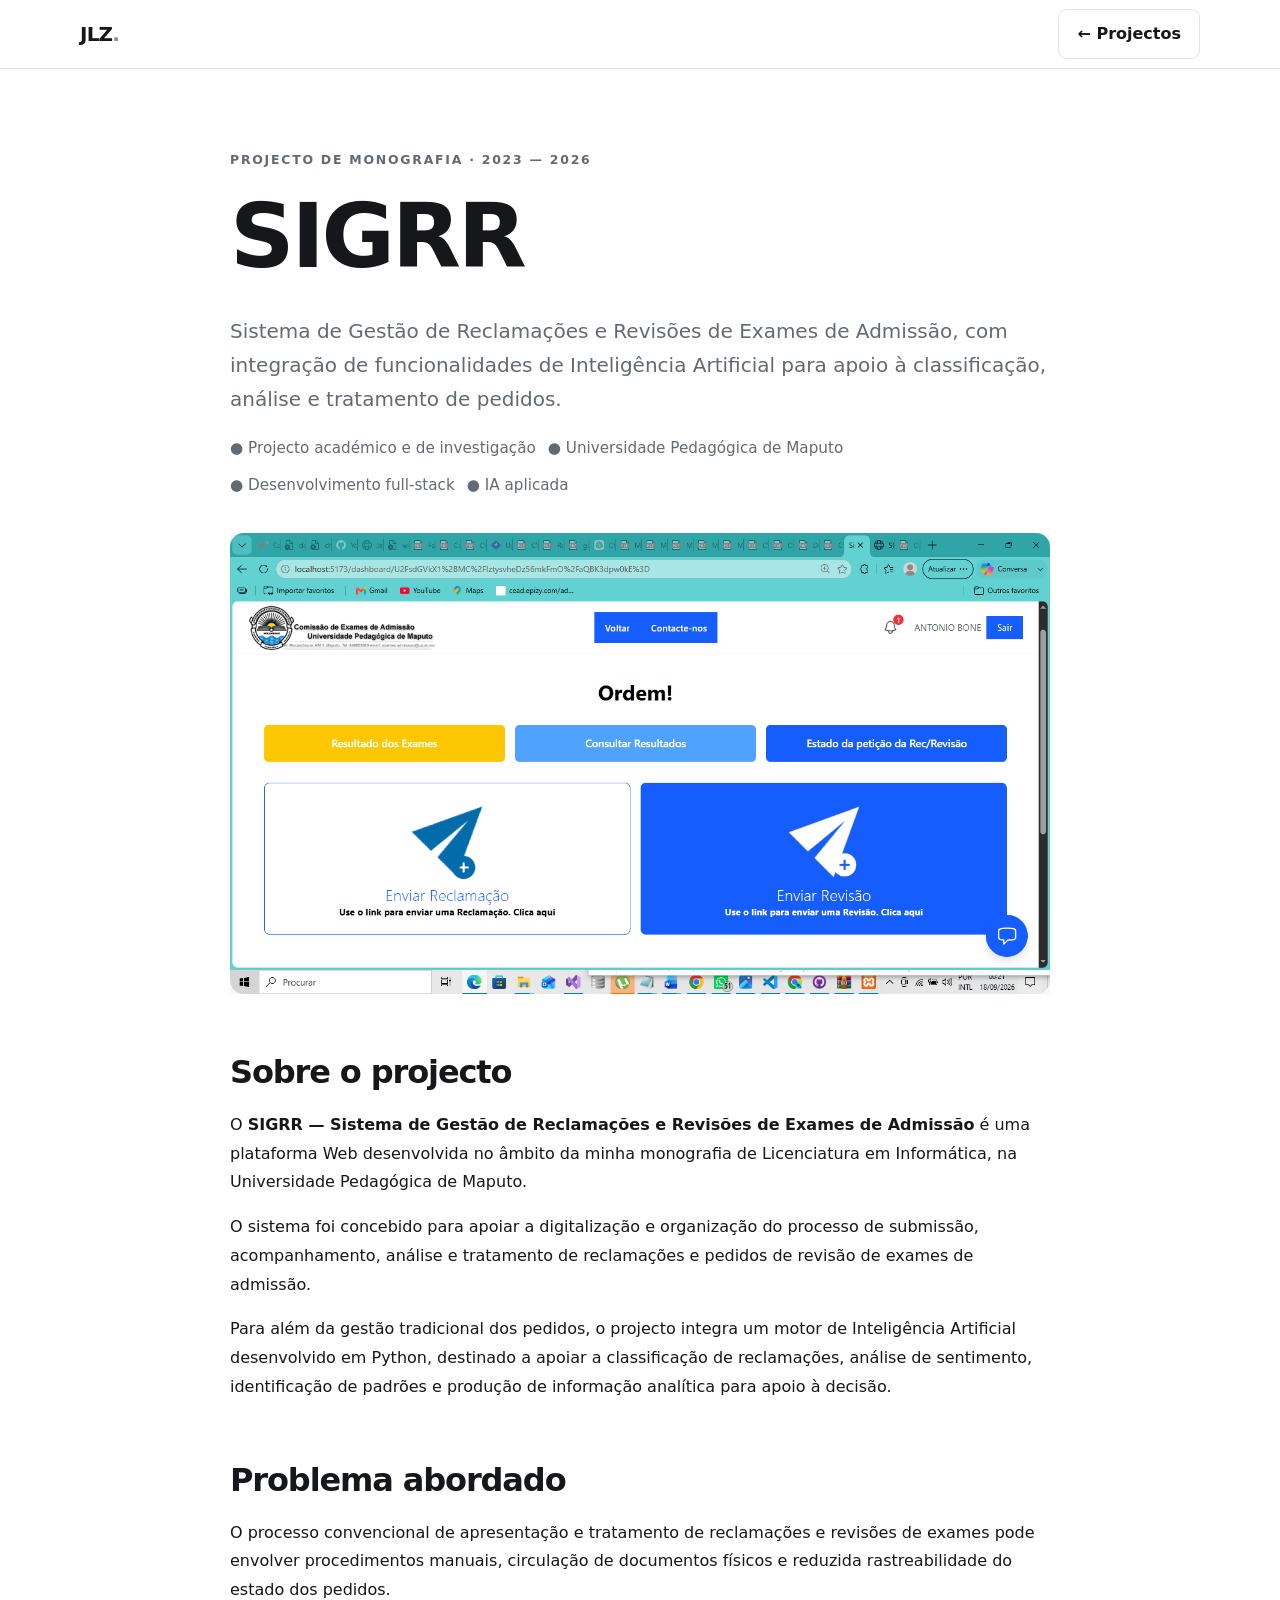
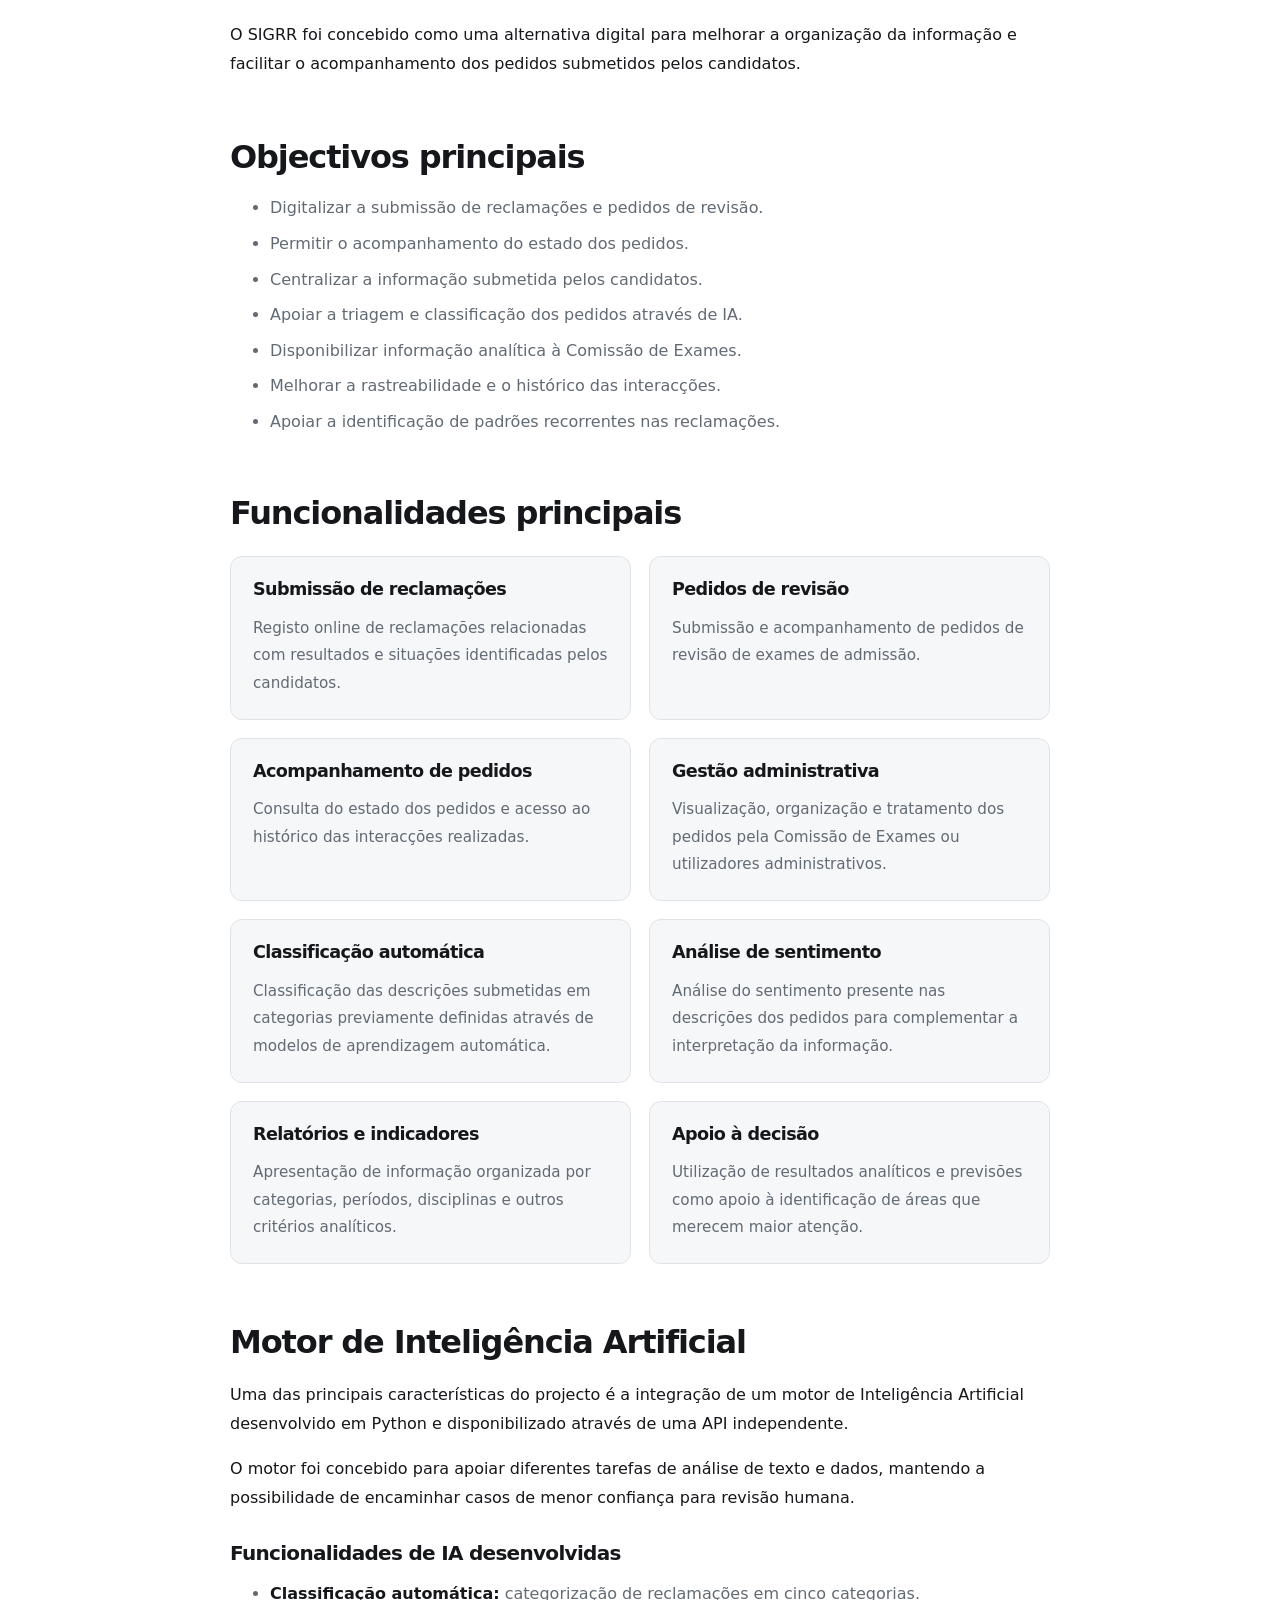
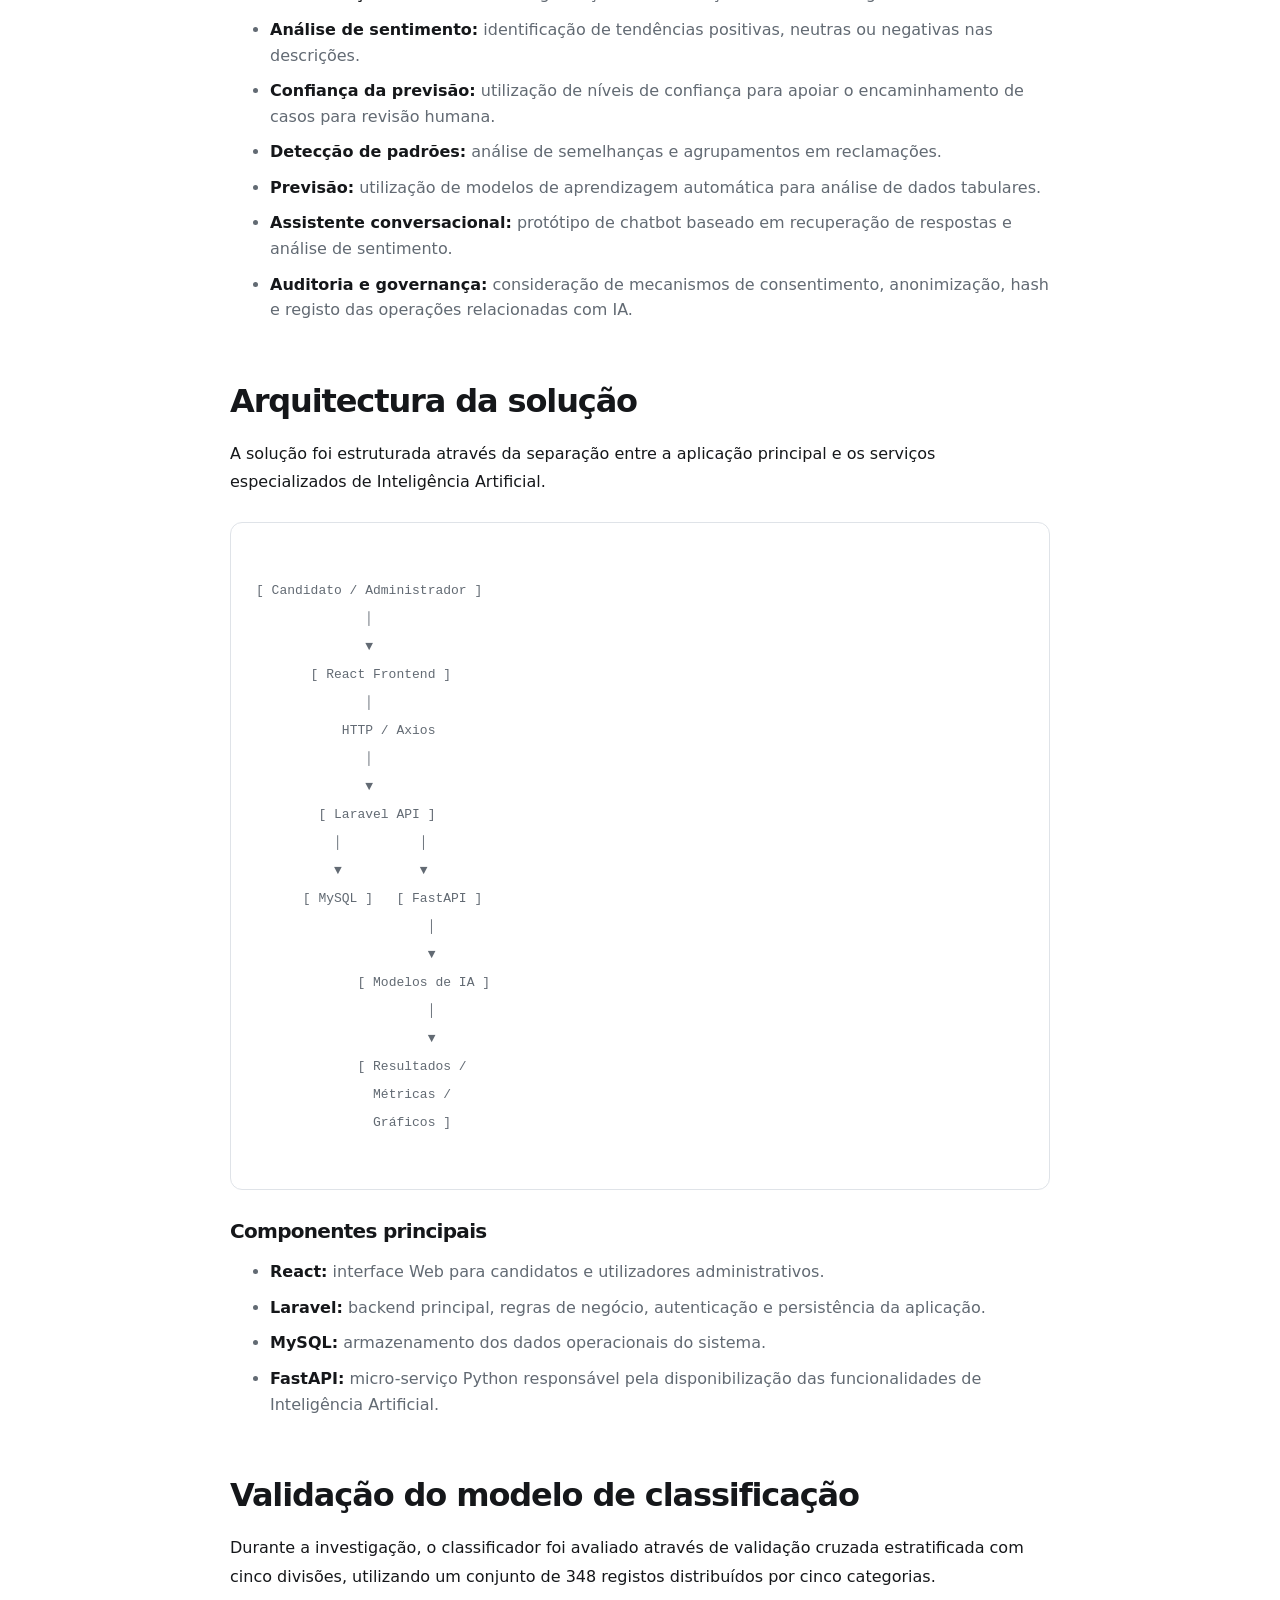
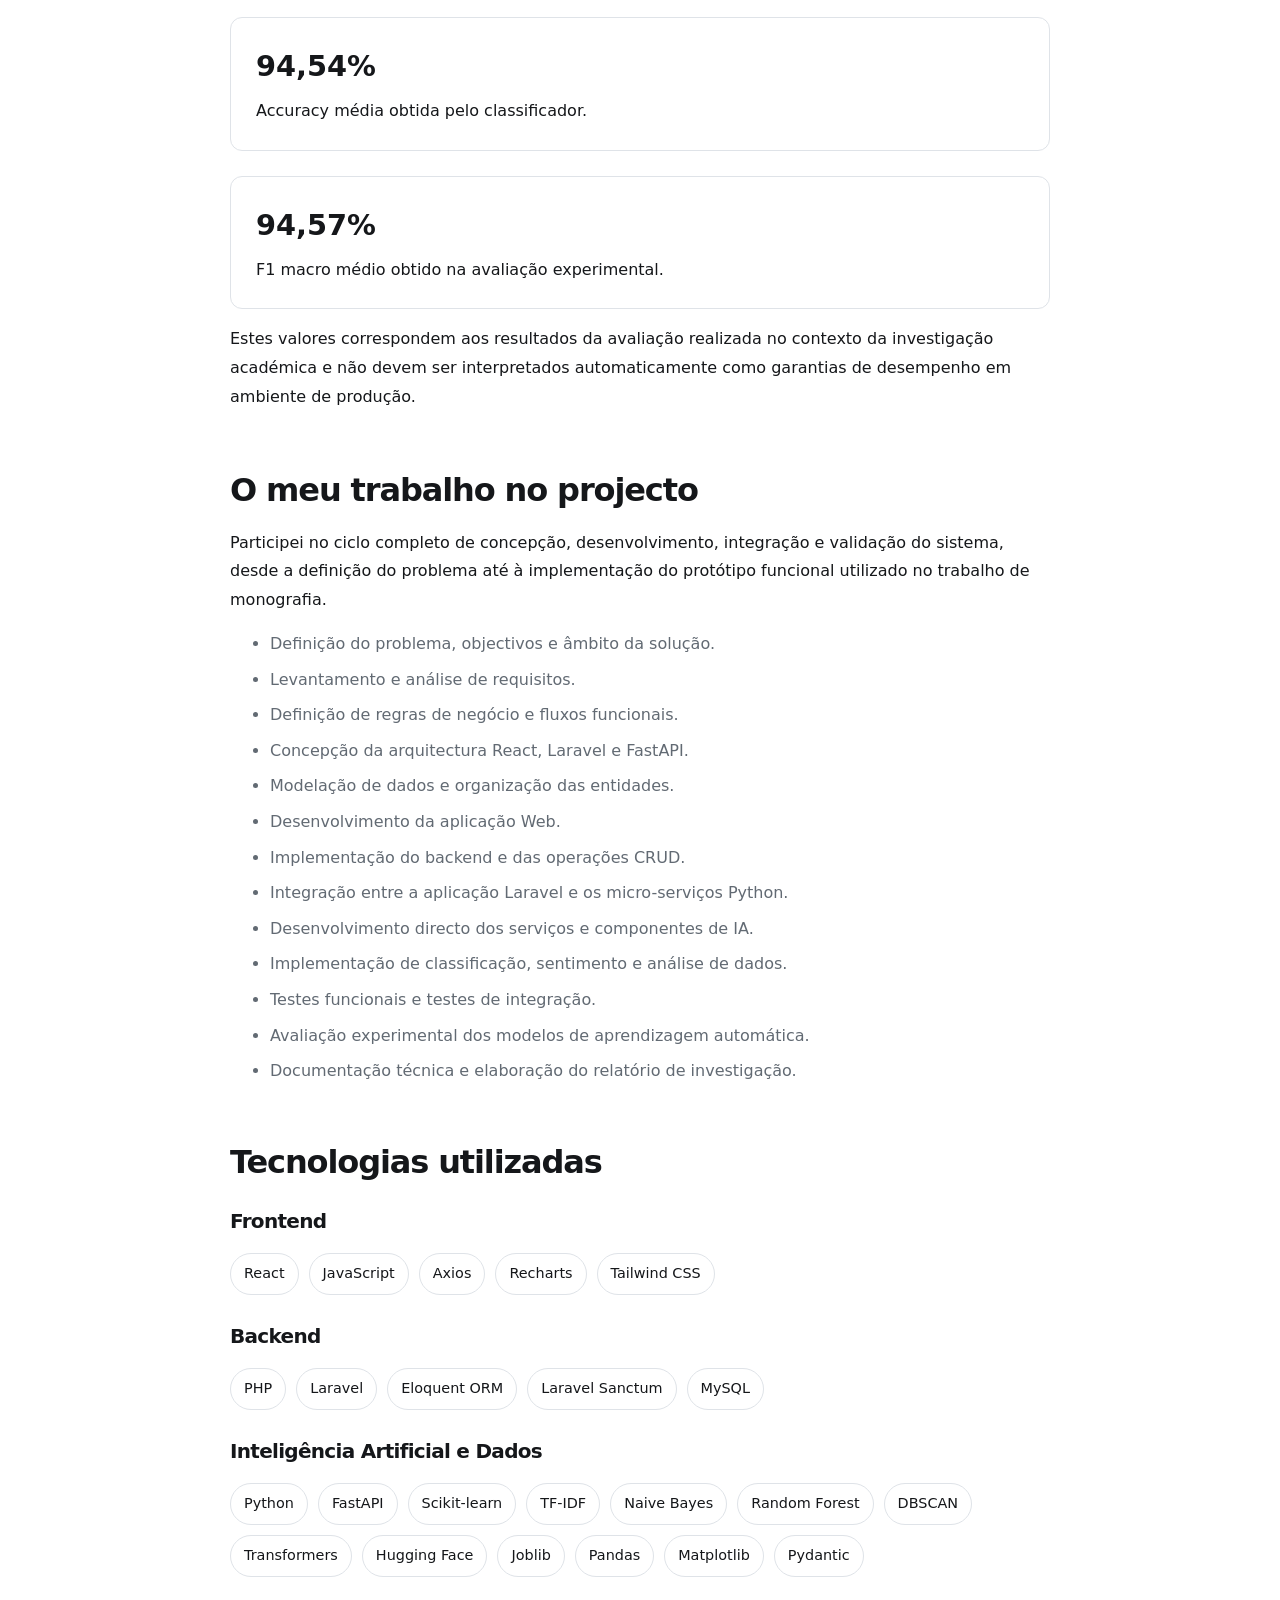
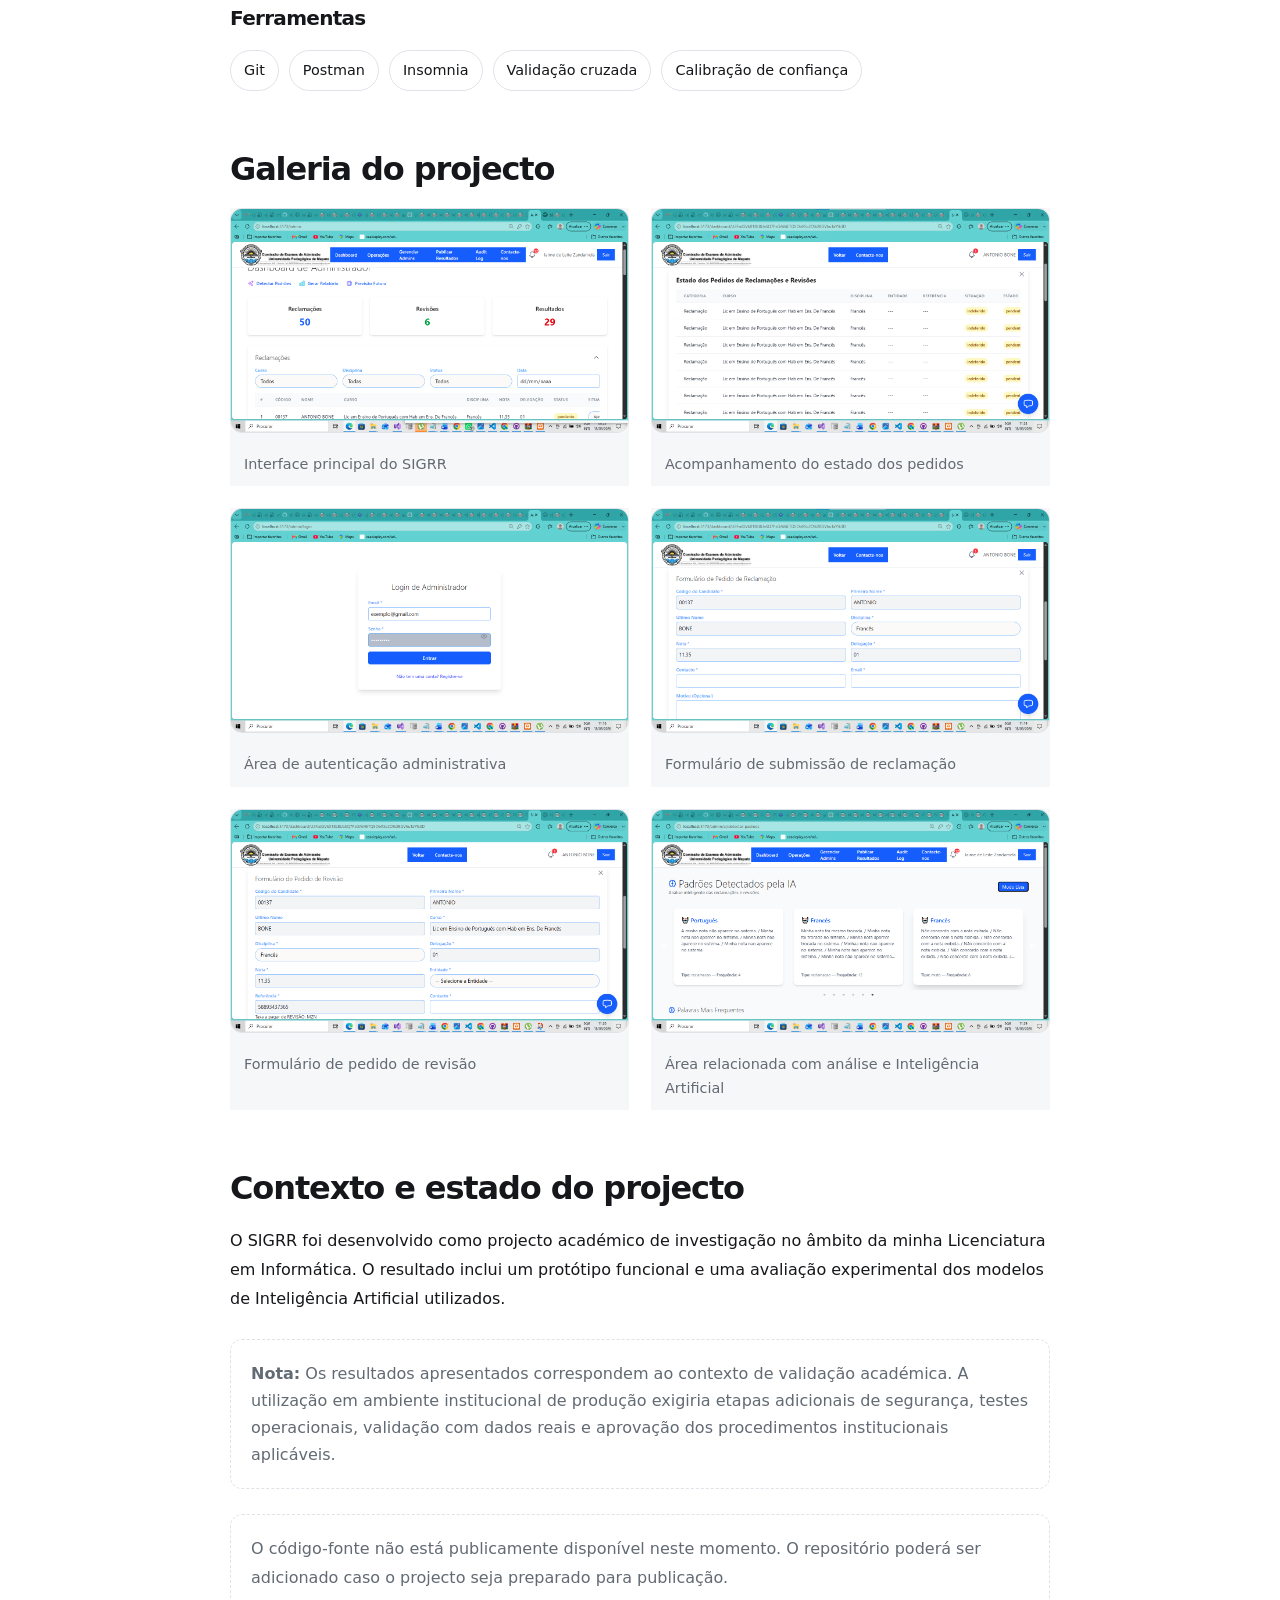
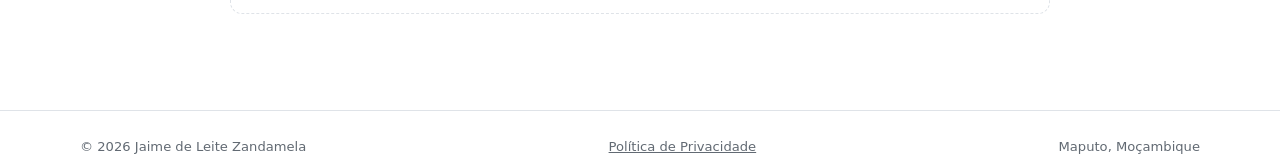
<file: projects/sigrr.html>
<!DOCTYPE html>
<html lang="pt">
<head>
  <meta charset="UTF-8">
  <meta name="viewport" content="width=device-width, initial-scale=1.0">

  <title>
    SIGRR — Sistema de Gestão de Reclamações e Revisões de Exames |
    Jaime Zandamela
  </title>

  <link rel="stylesheet" href="../style.css">

  <style>
    .project-page {
      padding: 80px 0;
    }

    .project-page .lead {
      font-size: 1.25rem;
      color: var(--muted);
      max-width: 820px;
      line-height: 1.7;
    }

    .project-hero {
      margin: 35px 0 55px;
      min-height: 360px;
    }

    .project-hero img {
      width: 100%;
      display: block;
      border-radius: 14px;
    }

    .project-page h2 {
      font-size: 2rem;
      margin-top: 60px;
      margin-bottom: 20px;
    }

    .project-page h3 {
      font-size: 1.25rem;
      margin-top: 30px;
      margin-bottom: 12px;
    }

    .project-page p {
      line-height: 1.8;
    }

    .project-page li {
      margin: 10px 0;
      color: var(--muted);
      line-height: 1.6;
    }

    .project-page li strong {
      color: var(--text);
    }

    .project-meta {
      display: flex;
      flex-wrap: wrap;
      gap: 12px;
      margin-top: 20px;
    }

    .project-meta span {
      color: var(--muted);
      font-size: 0.95rem;
    }

    .screens {
      display: grid;
      grid-template-columns: repeat(2, 1fr);
      gap: 22px;
    }

    .screens figure {
      margin: 0;
    }

    .screens img {
      width: 100%;
      display: block;
      border-radius: 12px;
      border: 1px solid var(--line);
    }

    .screens figcaption {
      margin-top: 10px;
      color: var(--muted);
      font-size: 0.9rem;
    }

    .feature-grid {
      display: grid;
      grid-template-columns: repeat(2, 1fr);
      gap: 18px;
      margin-top: 25px;
    }

    .feature-card {
      padding: 22px;
      border: 1px solid var(--line);
      border-radius: 12px;
      background: var(--surface);
    }

    .feature-card h3 {
      margin-top: 0;
      font-size: 1.1rem;
    }

    .feature-card p {
      color: var(--muted);
      font-size: 0.95rem;
      margin-bottom: 0;
    }

    .architecture {
      padding: 25px;
      border: 1px solid var(--line);
      border-radius: 12px;
      margin-top: 25px;
      overflow-x: auto;
    }

    .architecture code {
      font-family: monospace;
      line-height: 2;
      color: var(--muted);
      white-space: pre-wrap;
    }

    .result-card {
      padding: 25px;
      border: 1px solid var(--line);
      border-radius: 12px;
      margin-top: 25px;
    }

    .result-card strong {
      font-size: 1.8rem;
      display: block;
      margin-bottom: 8px;
    }

    .tech {
      display: flex;
      flex-wrap: wrap;
      gap: 10px;
      margin-top: 20px;
    }

    .tech span {
      padding: 8px 13px;
      border: 1px solid var(--line);
      border-radius: 999px;
      font-size: 0.9rem;
    }

    .note {
      padding: 20px;
      border: 1px dashed var(--line);
      border-radius: 12px;
      margin-top: 25px;
      color: var(--muted);
      line-height: 1.7;
    }

    @media (max-width: 700px) {
      .screens,
      .feature-grid {
        grid-template-columns: 1fr;
      }

      .project-page {
        padding: 50px 0;
      }
    }
  </style>
  <!-- Google Analytics 4 -->
    <script async src="https://www.googletagmanager.com/gtag/js?id=G-1LMY5WL1TP"></script>
  <script>
    window.dataLayer = window.dataLayer || [];
    function gtag(){dataLayer.push(arguments);}
    gtag('js', new Date());

    gtag('config', 'G-1LMY5WL1TP');
  </script>
</head>

<body>

  <header class="site-header">
    <div class="container nav">
      <a class="brand" href="../index.html">
        JLZ<span>.</span>
      </a>

      <a class="button secondary" href="../index.html#projectos">
        ← Projectos
      </a>
    </div>
  </header>

  <main class="project-page">
    <div class="container narrow">

      <p class="eyebrow">
        PROJECTO DE MONOGRAFIA · 2023 — 2026
      </p>

      <h1>
        SIGRR
      </h1>

      <p class="lead">
        Sistema de Gestão de Reclamações e Revisões de Exames de Admissão,
        com integração de funcionalidades de Inteligência Artificial
        para apoio à classificação, análise e tratamento de pedidos.
      </p>

      <div class="project-meta">
        <span>● Projecto académico e de investigação</span>
        <span>● Universidade Pedagógica de Maputo</span>
        <span>● Desenvolvimento full-stack</span>
        <span>● IA aplicada</span>
      </div>

      <figure class="project-hero">
        <img
          src="../assets/img/sigrr-01.png"
          alt="SIGRR — visão geral do sistema"
        >
      </figure>

      <h2>Sobre o projecto</h2>

      <p>
        O <strong>SIGRR — Sistema de Gestão de Reclamações e Revisões
        de Exames de Admissão</strong> é uma plataforma Web desenvolvida
        no âmbito da minha monografia de Licenciatura em Informática,
        na Universidade Pedagógica de Maputo.
      </p>

      <p>
        O sistema foi concebido para apoiar a digitalização e organização
        do processo de submissão, acompanhamento, análise e tratamento
        de reclamações e pedidos de revisão de exames de admissão.
      </p>

      <p>
        Para além da gestão tradicional dos pedidos, o projecto integra
        um motor de Inteligência Artificial desenvolvido em Python,
        destinado a apoiar a classificação de reclamações, análise de
        sentimento, identificação de padrões e produção de informação
        analítica para apoio à decisão.
      </p>

      <h2>Problema abordado</h2>

      <p>
        O processo convencional de apresentação e tratamento de
        reclamações e revisões de exames pode envolver procedimentos
        manuais, circulação de documentos físicos e reduzida
        rastreabilidade do estado dos pedidos.
      </p>

      <p>
        O SIGRR foi concebido como uma alternativa digital para melhorar
        a organização da informação e facilitar o acompanhamento dos
        pedidos submetidos pelos candidatos.
      </p>

      <h2>Objectivos principais</h2>

      <ul>
        <li>Digitalizar a submissão de reclamações e pedidos de revisão.</li>
        <li>Permitir o acompanhamento do estado dos pedidos.</li>
        <li>Centralizar a informação submetida pelos candidatos.</li>
        <li>Apoiar a triagem e classificação dos pedidos através de IA.</li>
        <li>Disponibilizar informação analítica à Comissão de Exames.</li>
        <li>Melhorar a rastreabilidade e o histórico das interacções.</li>
        <li>Apoiar a identificação de padrões recorrentes nas reclamações.</li>
      </ul>

      <h2>Funcionalidades principais</h2>

      <div class="feature-grid">

        <div class="feature-card">
          <h3>Submissão de reclamações</h3>
          <p>
            Registo online de reclamações relacionadas com resultados
            e situações identificadas pelos candidatos.
          </p>
        </div>

        <div class="feature-card">
          <h3>Pedidos de revisão</h3>
          <p>
            Submissão e acompanhamento de pedidos de revisão de exames
            de admissão.
          </p>
        </div>

        <div class="feature-card">
          <h3>Acompanhamento de pedidos</h3>
          <p>
            Consulta do estado dos pedidos e acesso ao histórico
            das interacções realizadas.
          </p>
        </div>

        <div class="feature-card">
          <h3>Gestão administrativa</h3>
          <p>
            Visualização, organização e tratamento dos pedidos pela
            Comissão de Exames ou utilizadores administrativos.
          </p>
        </div>

        <div class="feature-card">
          <h3>Classificação automática</h3>
          <p>
            Classificação das descrições submetidas em categorias
            previamente definidas através de modelos de aprendizagem
            automática.
          </p>
        </div>

        <div class="feature-card">
          <h3>Análise de sentimento</h3>
          <p>
            Análise do sentimento presente nas descrições dos pedidos
            para complementar a interpretação da informação.
          </p>
        </div>

        <div class="feature-card">
          <h3>Relatórios e indicadores</h3>
          <p>
            Apresentação de informação organizada por categorias,
            períodos, disciplinas e outros critérios analíticos.
          </p>
        </div>

        <div class="feature-card">
          <h3>Apoio à decisão</h3>
          <p>
            Utilização de resultados analíticos e previsões como apoio
            à identificação de áreas que merecem maior atenção.
          </p>
        </div>

      </div>

      <h2>Motor de Inteligência Artificial</h2>

      <p>
        Uma das principais características do projecto é a integração
        de um motor de Inteligência Artificial desenvolvido em Python
        e disponibilizado através de uma API independente.
      </p>

      <p>
        O motor foi concebido para apoiar diferentes tarefas de análise
        de texto e dados, mantendo a possibilidade de encaminhar casos
        de menor confiança para revisão humana.
      </p>

      <h3>Funcionalidades de IA desenvolvidas</h3>

      <ul>
        <li>
          <strong>Classificação automática:</strong>
          categorização de reclamações em cinco categorias.
        </li>

        <li>
          <strong>Análise de sentimento:</strong>
          identificação de tendências positivas, neutras ou negativas
          nas descrições.
        </li>

        <li>
          <strong>Confiança da previsão:</strong>
          utilização de níveis de confiança para apoiar o encaminhamento
          de casos para revisão humana.
        </li>

        <li>
          <strong>Detecção de padrões:</strong>
          análise de semelhanças e agrupamentos em reclamações.
        </li>

        <li>
          <strong>Previsão:</strong>
          utilização de modelos de aprendizagem automática para análise
          de dados tabulares.
        </li>

        <li>
          <strong>Assistente conversacional:</strong>
          protótipo de chatbot baseado em recuperação de respostas
          e análise de sentimento.
        </li>

        <li>
          <strong>Auditoria e governança:</strong>
          consideração de mecanismos de consentimento, anonimização,
          hash e registo das operações relacionadas com IA.
        </li>
      </ul>

      <h2>Arquitectura da solução</h2>

      <p>
        A solução foi estruturada através da separação entre a aplicação
        principal e os serviços especializados de Inteligência Artificial.
      </p>

      <div class="architecture">
        <code>
[ Candidato / Administrador ]
              │
              ▼
       [ React Frontend ]
              │
           HTTP / Axios
              │
              ▼
        [ Laravel API ]
          │          │
          ▼          ▼
      [ MySQL ]   [ FastAPI ]
                      │
                      ▼
             [ Modelos de IA ]
                      │
                      ▼
             [ Resultados /
               Métricas /
               Gráficos ]
        </code>
      </div>

      <h3>Componentes principais</h3>

      <ul>
        <li>
          <strong>React:</strong>
          interface Web para candidatos e utilizadores administrativos.
        </li>

        <li>
          <strong>Laravel:</strong>
          backend principal, regras de negócio, autenticação e
          persistência da aplicação.
        </li>

        <li>
          <strong>MySQL:</strong>
          armazenamento dos dados operacionais do sistema.
        </li>

        <li>
          <strong>FastAPI:</strong>
          micro-serviço Python responsável pela disponibilização
          das funcionalidades de Inteligência Artificial.
        </li>
      </ul>

      <h2>Validação do modelo de classificação</h2>

      <p>
        Durante a investigação, o classificador foi avaliado através
        de validação cruzada estratificada com cinco divisões,
        utilizando um conjunto de 348 registos distribuídos por
        cinco categorias.
      </p>

      <div class="result-card">
        <strong>94,54%</strong>
        Accuracy média obtida pelo classificador.
      </div>

      <div class="result-card">
        <strong>94,57%</strong>
        F1 macro médio obtido na avaliação experimental.
      </div>

      <p>
        Estes valores correspondem aos resultados da avaliação realizada
        no contexto da investigação académica e não devem ser
        interpretados automaticamente como garantias de desempenho
        em ambiente de produção.
      </p>

      <h2>O meu trabalho no projecto</h2>

      <p>
        Participei no ciclo completo de concepção, desenvolvimento,
        integração e validação do sistema, desde a definição do problema
        até à implementação do protótipo funcional utilizado no trabalho
        de monografia.
      </p>

      <ul>
        <li>Definição do problema, objectivos e âmbito da solução.</li>
        <li>Levantamento e análise de requisitos.</li>
        <li>Definição de regras de negócio e fluxos funcionais.</li>
        <li>Concepção da arquitectura React, Laravel e FastAPI.</li>
        <li>Modelação de dados e organização das entidades.</li>
        <li>Desenvolvimento da aplicação Web.</li>
        <li>Implementação do backend e das operações CRUD.</li>
        <li>Integração entre a aplicação Laravel e os micro-serviços Python.</li>
        <li>Desenvolvimento directo dos serviços e componentes de IA.</li>
        <li>Implementação de classificação, sentimento e análise de dados.</li>
        <li>Testes funcionais e testes de integração.</li>
        <li>Avaliação experimental dos modelos de aprendizagem automática.</li>
        <li>Documentação técnica e elaboração do relatório de investigação.</li>
      </ul>

      <h2>Tecnologias utilizadas</h2>

      <h3>Frontend</h3>

      <div class="tech">
        <span>React</span>
        <span>JavaScript</span>
        <span>Axios</span>
        <span>Recharts</span>
        <span>Tailwind CSS</span>
      </div>

      <h3>Backend</h3>

      <div class="tech">
        <span>PHP</span>
        <span>Laravel</span>
        <span>Eloquent ORM</span>
        <span>Laravel Sanctum</span>
        <span>MySQL</span>
      </div>

      <h3>Inteligência Artificial e Dados</h3>

      <div class="tech">
        <span>Python</span>
        <span>FastAPI</span>
        <span>Scikit-learn</span>
        <span>TF-IDF</span>
        <span>Naive Bayes</span>
        <span>Random Forest</span>
        <span>DBSCAN</span>
        <span>Transformers</span>
        <span>Hugging Face</span>
        <span>Joblib</span>
        <span>Pandas</span>
        <span>Matplotlib</span>
        <span>Pydantic</span>
      </div>

      <h3>Ferramentas</h3>

      <div class="tech">
        <span>Git</span>
        <span>Postman</span>
        <span>Insomnia</span>
        <span>Validação cruzada</span>
        <span>Calibração de confiança</span>
      </div>

      <h2>Galeria do projecto</h2>

      <div class="screens">

        <figure>
          <img
            src="../assets/img/sigrr-02.png"
            alt="SIGRR — interface principal"
            loading="lazy"
          >
          <figcaption>
            Interface principal do SIGRR
          </figcaption>
        </figure>

        <figure>
          <img
            src="../assets/img/estado-peticoes-sigrr.png"
            alt="SIGRR — acompanhamento do estado das petições"
            loading="lazy"
          >
          <figcaption>
            Acompanhamento do estado dos pedidos
          </figcaption>
        </figure>

        <figure>
          <img
            src="../assets/img/sigrr_admin_login.png"
            alt="SIGRR — autenticação administrativa"
            loading="lazy"
          >
          <figcaption>
            Área de autenticação administrativa
          </figcaption>
        </figure>

        <figure>
          <img
            src="../assets/img/Rec-Form-sigrr.png"
            alt="SIGRR — formulário de reclamação"
            loading="lazy"
          >
          <figcaption>
            Formulário de submissão de reclamação
          </figcaption>
        </figure>

        <figure>
          <img
            src="../assets/img/rev-form-sigrr.png"
            alt="SIGRR — formulário de revisão"
            loading="lazy"
          >
          <figcaption>
            Formulário de pedido de revisão
          </figcaption>
        </figure>

        <figure>
          <img
            src="../assets/img/IA-sigrr.png"
            alt="SIGRR — funcionalidades de Inteligência Artificial"
            loading="lazy"
          >
          <figcaption>
            Área relacionada com análise e Inteligência Artificial
          </figcaption>
        </figure>

      </div>

      <h2>Contexto e estado do projecto</h2>

      <p>
        O SIGRR foi desenvolvido como projecto académico de investigação
        no âmbito da minha Licenciatura em Informática. O resultado inclui
        um protótipo funcional e uma avaliação experimental dos modelos
        de Inteligência Artificial utilizados.
      </p>

      <div class="note">
        <strong>Nota:</strong>
        Os resultados apresentados correspondem ao contexto de validação
        académica. A utilização em ambiente institucional de produção
        exigiria etapas adicionais de segurança, testes operacionais,
        validação com dados reais e aprovação dos procedimentos
        institucionais aplicáveis.
      </div>

      <p class="note">
        O código-fonte não está publicamente disponível neste momento.
        O repositório poderá ser adicionado caso o projecto seja
        preparado para publicação.
      </p>

    </div>
  </main>
<!-- BANNER DE CONSENTIMENTO -->

  <div
    id="consent-banner"
    class="consent-banner"
    role="dialog"
    aria-labelledby="consent-title"
    aria-describedby="consent-description"
    hidden
  >

    <div class="consent-content">

      <strong id="consent-title">
        Privacidade e utilização de analytics
      </strong>

      <p id="consent-description">
        Este portefólio utiliza ferramentas de analytics para compreender
        as visitas e melhorar a experiência de navegação. Pode aceitar ou
        recusar esta utilização. A sua escolha não afecta o acesso ao website.
      </p>

      <a href="privacidade.html">
        Consultar Política de Privacidade
      </a>

      <div class="consent-actions">

        <button
          id="consent-accept"
          class="button primary"
          type="button"
        >
          Aceitar analytics
        </button>

        <button
          id="consent-reject"
          class="button secondary"
          type="button"
        >
          Recusar
        </button>

      </div>

    </div>

  </div>
  <footer>

    <div class="container">

      <span>
        © <span id="year"></span>
        Jaime de Leite Zandamela
      </span>

      <span>
        <a href="privacidade.html">
          Política de Privacidade
        </a>
      </span>

      <span>
        Maputo, Moçambique
      </span>

    </div>

  </footer>

  <script>
    document.querySelector("#year").textContent =
      new Date().getFullYear();
  </script>

</body>
</html>
</file>
<file: style.css>
:root {
  --bg: #ffffff;
  --surface: #f6f7f9;
  --surface-strong: #eef1f5;
  --text: #15171a;
  --muted: #626a73;
  --line: #dfe3e8;
  --accent: #111827;
  --accent-contrast: #ffffff;
  --placeholder-bg: #e9ebee;
  --placeholder-text: #747b84;
  --contact-text: #c7ccd3;
  --shadow: rgba(0, 0, 0, .10);

  --max: 1120px;
  --radius: 14px;
}

[data-theme="dark"] {
  --bg: #0f172a;
  --surface: #172033;
  --surface-strong: #202b3f;
  --text: #f1f5f9;
  --muted: #aab5c5;
  --line: #334155;
  --accent: #e2e8f0;
  --accent-contrast: #0f172a;
  --placeholder-bg: #263247;
  --placeholder-text: #aab5c5;
  --contact-text: #cbd5e1;
  --shadow: rgba(0, 0, 0, .30);
}

* {
  box-sizing: border-box;
}

html {
  scroll-behavior: smooth;
  color-scheme: light;
}

html[data-theme="dark"] {
  color-scheme: dark;
}

body {
  margin: 0;
  font-family: Inter, ui-sans-serif, system-ui, -apple-system,
    BlinkMacSystemFont, "Segoe UI", sans-serif;
  color: var(--text);
  background: var(--bg);
  line-height: 1.65;
  transition:
    background-color .25s ease,
    color .25s ease;
}

a {
  color: inherit;
}

.container {
  width: min(var(--max), calc(100% - 40px));
  margin: 0 auto;
}

.narrow {
  width: min(820px, calc(100% - 40px));
}

/* HEADER */

.site-header {
  position: sticky;
  top: 0;
  z-index: 20;
  background: color-mix(
    in srgb,
    var(--bg) 94%,
    transparent
  );
  border-bottom: 1px solid var(--line);
  backdrop-filter: blur(10px);
}

.nav {
  min-height: 68px;
  display: flex;
  align-items: center;
  justify-content: space-between;
  gap: 18px;
}

.brand {
  text-decoration: none;
  font-weight: 800;
  letter-spacing: -.04em;
  font-size: 1.25rem;
}

.brand span {
  opacity: .5;
}

nav {
  display: flex;
  align-items: center;
  gap: 24px;
}

nav a {
  text-decoration: none;
  color: var(--muted);
  font-size: .92rem;
}

nav a:hover {
  color: var(--text);
}

.nav-toggle {
  display: none;
  background: none;
  color: var(--text);
  border: 0;
  font-size: 1.4rem;
  cursor: pointer;
}

/* THEME TOGGLE */

.theme-toggle {
  display: inline-flex;
  align-items: center;
  justify-content: center;
  gap: 7px;
  min-width: 42px;
  min-height: 38px;
  padding: 8px 11px;
  border: 1px solid var(--line);
  border-radius: 999px;
  background: var(--surface);
  color: var(--text);
  cursor: pointer;
  font-size: .95rem;
  transition:
    background-color .2s ease,
    border-color .2s ease,
    transform .2s ease;
}

.theme-toggle:hover {
  background: var(--surface-strong);
  transform: translateY(-1px);
}

.theme-toggle:focus-visible,
.nav-toggle:focus-visible,
a:focus-visible,
button:focus-visible {
  outline: 3px solid var(--muted);
  outline-offset: 3px;
}

/* HERO */

.hero {
  padding: 110px 0 90px;
  border-bottom: 1px solid var(--line);
}

.hero-grid {
  display: grid;
  grid-template-columns: 1.4fr .8fr;
  gap: 80px;
  align-items: center;
}

.eyebrow {
  margin: 0 0 14px;
  font-size: .78rem;
  font-weight: 800;
  letter-spacing: .14em;
  color: var(--muted);
}

h1,
h2,
h3 {
  line-height: 1.15;
  letter-spacing: -.035em;
}

h1 {
  font-size: clamp(3rem, 7vw, 5.8rem);
  margin: 0 0 25px;
}

h2 {
  font-size: clamp(2rem, 4vw, 3.2rem);
  margin: 0 0 30px;
}

h3 {
  margin: 0 0 10px;
  font-size: 1.25rem;
}

h4 {
  margin-top: 0;
}

.hero-text {
  max-width: 680px;
  color: var(--muted);
  font-size: 1.1rem;
}

.tags,
.tech {
  display: flex;
  flex-wrap: wrap;
  gap: 8px;
}

.tags span,
.tech span {
  border: 1px solid var(--line);
  border-radius: 999px;
  padding: 5px 10px;
  font-size: .78rem;
  background: var(--bg);
}

.actions {
  display: flex;
  flex-wrap: wrap;
  gap: 12px;
  margin-top: 30px;
}

.button {
  display: inline-block;
  padding: 11px 18px;
  border-radius: 9px;
  text-decoration: none;
  font-weight: 700;
  transition:
    transform .2s ease,
    background-color .2s ease;
}

.button:hover {
  transform: translateY(-2px);
}

.button.primary {
  background: var(--accent);
  color: var(--accent-contrast);
}

.button.secondary {
  border: 1px solid var(--line);
  background: var(--bg);
}

/* CARDS */

.hero-card {
  border: 1px solid var(--line);
  border-radius: var(--radius);
  padding: 28px;
  background: var(--surface);
}

.card-label,
.project-type {
  font-size: .72rem;
  letter-spacing: .12em;
  font-weight: 800;
  color: var(--muted);
}

.hero-card ul {
  padding-left: 20px;
  color: var(--muted);
}

/* SECTIONS */

.section {
  padding: 95px 0;
}

.alt {
  background: var(--surface);
  border-top: 1px solid var(--line);
  border-bottom: 1px solid var(--line);
}

.section p {
  color: var(--muted);
}

.section-intro {
  max-width: 760px;
  margin-top: -10px;
  margin-bottom: 35px;
}

/* SKILLS */

.skill-grid {
  display: grid;
  grid-template-columns: repeat(3, 1fr);
  gap: 16px;
}

.skill-grid article {
  padding: 24px;
  background: var(--bg);
  border: 1px solid var(--line);
  border-radius: var(--radius);
}

/* PROJECTS */

.project-grid {
  display: grid;
  grid-template-columns: repeat(2, 1fr);
  gap: 20px;
}

.project-card {
  border: 1px solid var(--line);
  border-radius: var(--radius);
  overflow: hidden;
  background: var(--bg);
}

.project-image {
  aspect-ratio: 16 / 9;
  display: grid;
  place-items: center;
}

.placeholder {
  background: var(--placeholder-bg);
  color: var(--placeholder-text);
  font-size: .72rem;
  letter-spacing: .08em;
  font-weight: 800;
  text-align: center;
  padding: 20px;
}

.project-body {
  padding: 24px;
}

.project-body p {
  margin-top: 0;
}

.text-link {
  display: inline-block;
  margin-top: 18px;
  font-weight: 800;
  text-decoration: none;
}

.text-link:hover {
  text-decoration: underline;
}

/* TIMELINE */

.timeline {
  border-left: 1px solid var(--line);
}

.timeline article {
  display: grid;
  grid-template-columns: 150px 1fr;
  gap: 25px;
  padding: 0 0 35px 25px;
  position: relative;
}

.timeline article::before {
  content: "";
  position: absolute;
  width: 8px;
  height: 8px;
  border-radius: 50%;
  background: var(--accent);
  left: -4px;
  top: 7px;
}

.timeline span {
  color: var(--muted);
  font-size: .88rem;
  font-weight: 700;
}

.timeline p {
  margin: 0 0 12px;
}

/* EDUCATION */

.education {
  display: grid;
  gap: 0;
  border-top: 1px solid var(--line);
}

.education div {
  display: flex;
  justify-content: space-between;
  gap: 20px;
  padding: 20px 0;
  border-bottom: 1px solid var(--line);
}

.education span {
  color: var(--muted);
  text-align: right;
}

/* CONTACT */

.contact {
  background: var(--accent);
  color: var(--accent-contrast);
}

.contact p,
.contact .eyebrow {
  color: var(--contact-text);
}

.contact-list {
  display: grid;
  gap: 8px;
  margin-top: 25px;
}

.contact-list a {
  font-size: 1.05rem;
}

/* FOOTER */

footer {
  padding: 25px 0;
  border-top: 1px solid var(--line);
}

footer .container {
  display: flex;
  justify-content: space-between;
  color: var(--muted);
  font-size: .82rem;
}

/* IMAGENS */

.image-slot {
  display: block;
  width: 100%;
  height: 100%;
  object-fit: cover;
  object-position: center;
}

.profile-photo {
  width: 220px;
  height: 220px;
  border-radius: 50%;
  object-fit: cover;
  object-position: center;
  border: 6px solid var(--surface);
  box-shadow: 0 12px 35px var(--shadow);
}

.hero-visual {
  display: flex;
  align-items: center;
  justify-content: center;
  min-height: 360px;
  padding: 30px;
}

.project-image,
.project-hero,
.screens figure {
  overflow: hidden;
  background: var(--surface);
}

.project-image img {
  aspect-ratio: 16 / 10;
}

.project-hero img {
  width: 100%;
  aspect-ratio: 16 / 9;
  object-fit: cover;
  display: block;
}

.screens figure {
  margin: 0;
}

.screens figure img {
  display: block;
  width: 100%;
  aspect-ratio: 16 / 9;
  object-fit: cover;
}

.screens figcaption {
  padding: 10px 14px;
  font-size: .85rem;
  color: var(--muted);
}

/* AVISO DE CONSENTIMENTO */

.consent-banner {
  position: fixed;
  left: 20px;
  right: 20px;
  bottom: 20px;
  z-index: 100;
  background: var(--surface);
  color: var(--text);
  border: 1px solid var(--line);
  border-radius: var(--radius);
  box-shadow: 0 15px 45px var(--shadow);
}

.consent-content {
  width: min(100%, 1050px);
  margin: 0 auto;
  padding: 24px;
}

.consent-content strong {
  display: block;
  margin-bottom: 8px;
  font-size: 1rem;
}

.consent-content p {
  max-width: 850px;
  margin: 0 0 8px;
  color: var(--muted);
  font-size: .92rem;
}

.consent-content a {
  color: var(--text);
  font-size: .88rem;
  font-weight: 700;
}

.consent-actions {
  display: flex;
  flex-wrap: wrap;
  gap: 10px;
  margin-top: 18px;
}

.consent-actions .button {
  cursor: pointer;
  font: inherit;
}

.consent-actions .button.secondary {
  color: var(--text);
}


/* RESPONSIVIDADE */

@media (max-width: 800px) {
  .hero {
    padding: 75px 0;
  }

  .hero-grid,
  .project-grid,
  .skill-grid {
    grid-template-columns: 1fr;
  }

  .hero-grid {
    gap: 40px;
  }

  nav {
    display: none;
    position: absolute;
    top: 68px;
    left: 0;
    right: 0;
    padding: 18px 20px;
    background: var(--bg);
    border-bottom: 1px solid var(--line);
    flex-direction: column;
    align-items: flex-start;
  }

  nav.open {
    display: flex;
  }

  .nav-toggle {
    display: block;
  }

  .timeline article {
    grid-template-columns: 1fr;
    gap: 5px;
  }

  .education div {
    flex-direction: column;
    gap: 4px;
  }

  .education span {
    text-align: left;
  }

  footer .container {
    flex-direction: column;
    gap: 5px;
  }
}

@media (max-width: 700px) {
  .profile-photo {
    width: 170px;
    height: 170px;
  }

  .hero-visual {
    min-height: 260px;
  }
}

@media (max-width: 600px) {
  .consent-banner {
    left: 10px;
    right: 10px;
    bottom: 10px;
  }

  .consent-content {
    padding: 18px;
  }

  .consent-actions {
    flex-direction: column;
  }

  .consent-actions .button {
    width: 100%;
    text-align: center;
  }
}

@media (prefers-reduced-motion: reduce) {
  *,
  *::before,
  *::after {
    scroll-behavior: auto !important;
    transition: none !important;
  }
}
</file>
